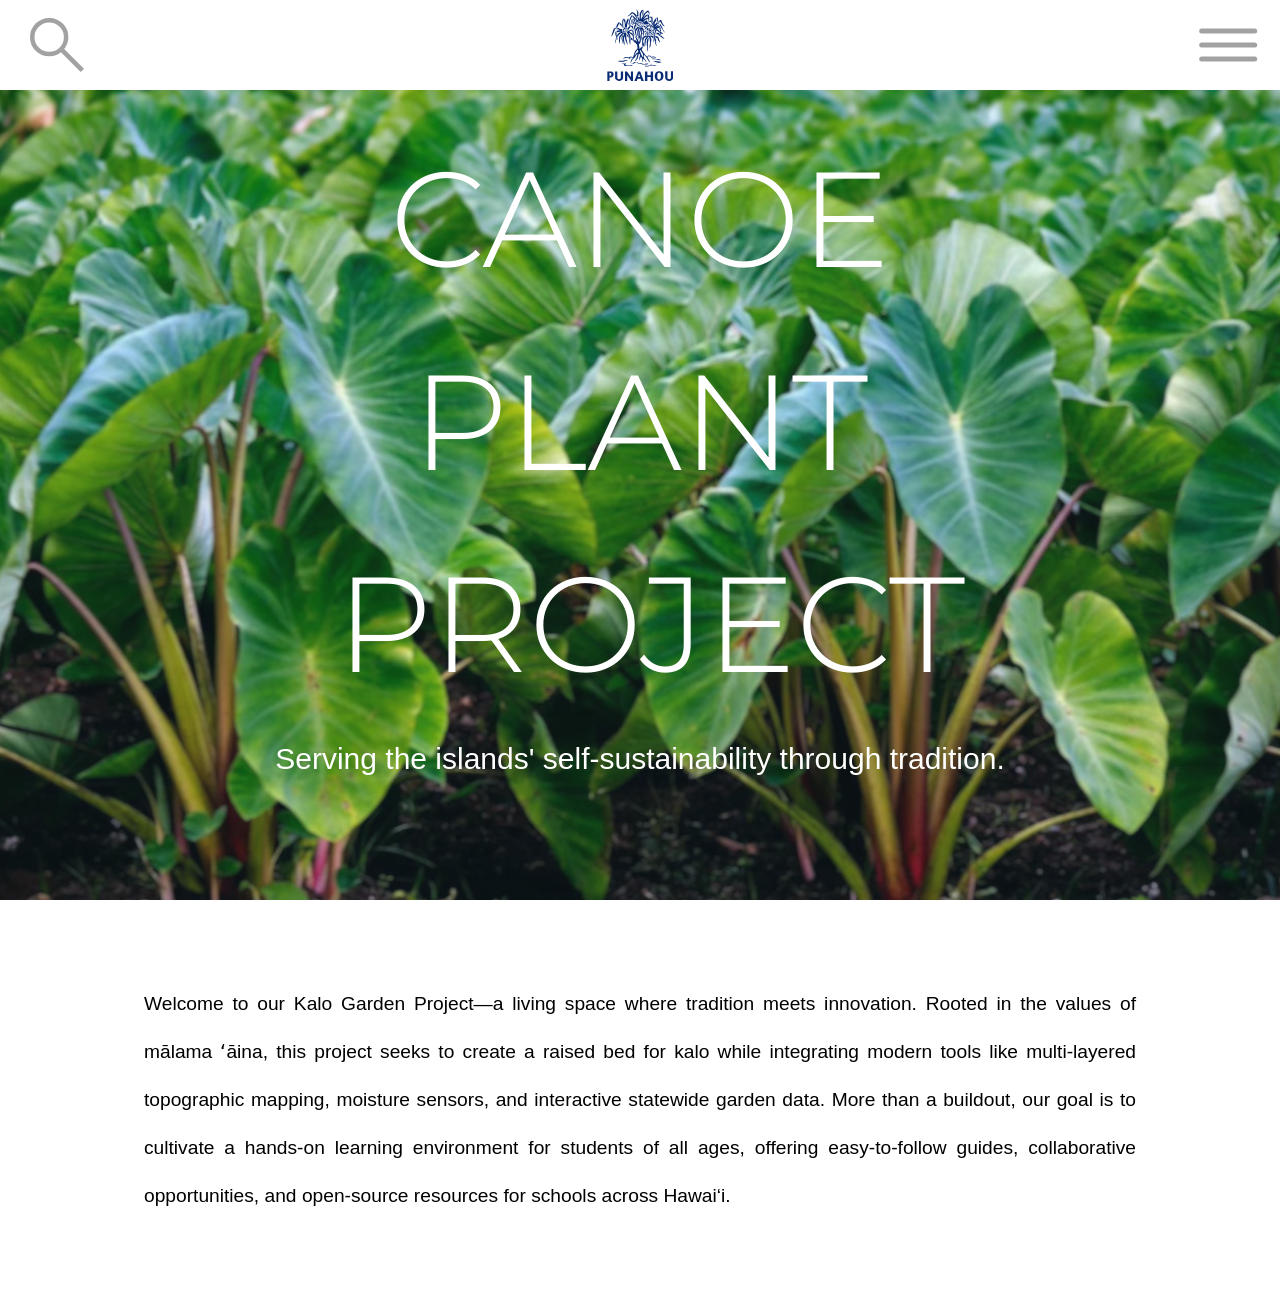
<file: index.html>
<!DOCTYPE html>
<html lang="en">
<head>
    <meta charset="UTF-8">
    <meta name="viewport" content="width=device-width, initial-scale=1.0">
    <title>Canoe Planter</title>
    <link rel="preconnect" href="https://fonts.googleapis.com">
    <link rel="preconnect" href="https://fonts.gstatic.com" crossorigin>
    <link href="https://fonts.googleapis.com/css2?family=Montserrat:ital,wght@0,100..900;1,100..900&display=swap" rel="stylesheet">
    <link rel="stylesheet" href="style.css">
</head>
<style>
    .contact-dropdown li a {
    font-size: 0.4em !important;
    }
</style>
<body>
    <div class="header">
        <div class="header-bg"></div>

        <!-- Off-screen menu -->
        <div class="off-screen-menu">
            <ul class="menu">
                <li class="dropdown">
                    <a href="#">Plants</a>
                    <ul class="dropdown-menu" id="plants-dropdown">
                        <li><a href="plants/index.html">Explore</a></li>
                    </ul>
                </li>
                <li class="dropdown">
                    <a href="#">About</a>
                    <ul class="dropdown-menu">
                        <li><a href="ourMission/index.html">Our Mission</a></li>
                        <li><a href="teamMembers/index.html">Team Members</a></li>
                        
                    </ul>
                </li>
            </ul>
        </div> 

        <!-- Off-screen search -->
        <div class="off-screen-search">
            <form id="search-form">
                <input type="text" id="search-input" placeholder="Search plants..." autocomplete="off">
            </form>
            <ul id="search-results"></ul>
        </div>

        <!-- Navigation -->
        <nav>
            <div class="nav-lest">
                <i class="search-icon highlight">
                    <svg xmlns="http://www.w3.org/2000/svg" height="8vh" viewBox="0 -960 960 960" width="8vh" fill="#a2a2a2"><path d="M796-121 533-384q-30 26-69.96 40.5Q423.08-329 378-329q-108.16 0-183.08-75Q120-479 120-585t75-181q75-75 181.5-75t181 75Q632-691 632-584.85 632-542 618-502q-14 40-42 75l264 262-44 44ZM377-389q81.25 0 138.13-57.5Q572-504 572-585t-56.87-138.5Q458.25-781 377-781q-82.08 0-139.54 57.5Q180-666 180-585t57.46 138.5Q294.92-389 377-389Z"/></svg>
                </i>
            </div>
            <a href="#" class="nav-logo no-select"><img src="commonAssets/punLogo.svg" alt="Punahou Logo"></a>
            <div class="nav-right">
                <div class="ham-menu highlight">
                    <span></span>
                    <span></span>
                    <span></span>
                </div>
            </div>
        </nav>

        <!-- Center content -->
        <div class="center-content">
            <h1>CANOE PLANT PROJECT</h1>
            <p>Serving the islands' self-sustainability through tradition.</p>
        </div>
    </div>

    <p class="paragraph">
        Welcome to our Kalo Garden Project—a living space where tradition meets innovation. Rooted in the values of mālama ʻāina, this project seeks to create a raised bed for kalo while integrating modern tools like multi-layered topographic mapping, moisture sensors, and interactive statewide garden data. More than a buildout, our goal is to cultivate a hands-on learning environment for students of all ages, offering easy-to-follow guides, collaborative opportunities, and open-source resources for schools across Hawai‘i.
    </p>

    <script>
        const hamMenu = document.querySelector('.ham-menu');
        const offScreenMenu = document.querySelector('.off-screen-menu');
        const searchIcon = document.querySelector('.search-icon');
        const offScreenSearch = document.querySelector('.off-screen-search');

        // Hamburger menu toggle
        hamMenu.addEventListener('click', () => {
            hamMenu.classList.toggle('active');
            offScreenMenu.classList.toggle('active');
            offScreenSearch.classList.remove('active');
        });

        // Search toggle
        searchIcon.addEventListener('click', () => {
            searchIcon.classList.toggle('active');
            offScreenSearch.classList.toggle('active');
            hamMenu.classList.remove('active');
            offScreenMenu.classList.remove('active');
        });

        let dataset = [];

        // Load JSON data
        fetch('commonAssets/plants.json')
            .then(response => response.json())
            .then(data => {
                dataset = data;
                populatePlantsDropdown();
            });

        function populatePlantsDropdown() {
            const container = document.getElementById('plants-dropdown');
            if (!container || !Array.isArray(dataset)) return;

            dataset.forEach(item => {
                if (!item || !item.name) return;

                const li = document.createElement('li');
                const a = document.createElement('a');
                a.textContent = item.name;
                a.href = item.url || '#';
                li.appendChild(a);
                container.appendChild(li);
            });
        }

        const searchInput = document.getElementById('search-input');
        const resultsList = document.getElementById('search-results');

        searchInput.addEventListener('input', () => {
            const query = searchInput.value.toLowerCase();
            resultsList.innerHTML = "";

            if (query.length > 0) {
                const filtered = dataset.filter(item =>
                    item.name.toLowerCase().includes(query)
                );

                filtered.forEach(item => {
                    const li = document.createElement('li');
                    const a = document.createElement('a');
                    a.href = item.url || '#';
                    a.textContent = item.name;
                    li.appendChild(a);
                    resultsList.appendChild(li);
                });
            }
        });

        // Dropdown toggle
        const dropdowns = document.querySelectorAll('.dropdown');
        dropdowns.forEach(dropdown => {
            const dropdownMenu = dropdown.querySelector('.dropdown-menu');

            dropdown.addEventListener('click', (e) => {
                if (e.target.closest('.dropdown-menu')) return;
                dropdown.classList.toggle('open');
                if (dropdownMenu) dropdownMenu.classList.toggle('open');
            });
        });

        // Stop propagation on submenu links
        const submenuLinks = document.querySelectorAll('.dropdown-menu a');
        submenuLinks.forEach(link => {
            link.addEventListener('click', e => e.stopPropagation());
        });

        // Header parallax scroll
        window.addEventListener('scroll', () => {
            const header = document.querySelector('.header');
            const bg = document.querySelector('.header-bg');
            const rect = header.getBoundingClientRect();
            const offset = rect.top * 0.3;
            requestAnimationFrame(() => {
                bg.style.transform = `translateY(${offset}px)`;
            });
        });
    </script>
</body>
</html>
</file>
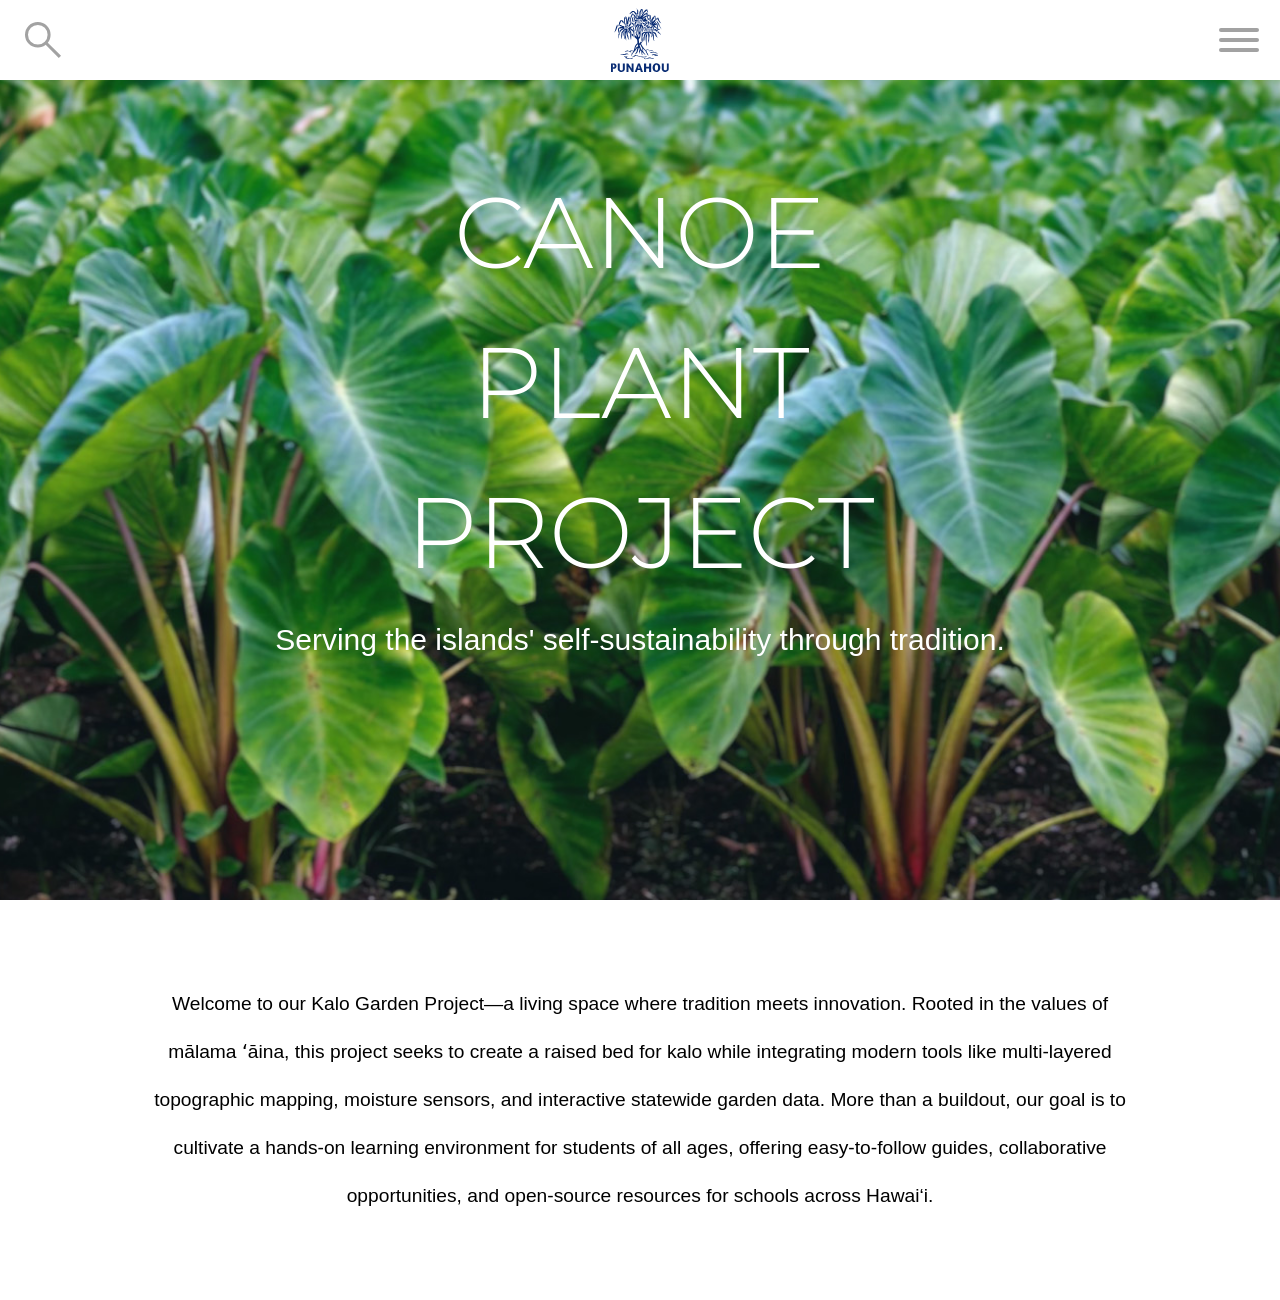
<file: canoeHome/index.html>
<!DOCTYPE html>
<html lang="en">
<head>
    <meta charset="UTF-8">
    <meta name="viewport" content="width=device-width, initial-scale=1.0">
    <title>Canoe Planter</title>
    <link rel="preconnect" href="https://fonts.googleapis.com">
    <link rel="preconnect" href="https://fonts.gstatic.com" crossorigin>
    <link href="https://fonts.googleapis.com/css2?family=Montserrat:ital,wght@0,100..900;1,100..900&display=swap" rel="stylesheet">
    <link rel="stylesheet" href="style.css">
</head>
<style>
    .contact-dropdown li a {
    font-size: 0.4em !important;
    }
</style>
<body>
    <div class="header">
        <div class="header-bg"></div>

        <!-- Off-screen menu -->
        <div class="off-screen-menu">
            <ul class="menu">
                <li class="dropdown">
                    <a href="#">Plants</a>
                    <ul class="dropdown-menu" id="plants-dropdown">
                        <li><a href="../plants/index.html">Explore</a></li>
                    </ul>
                </li>
                <li class="dropdown">
                    <a href="#">About</a>
                    <ul class="dropdown-menu">
                        <li><a href="../ourMission/index.html">Our Mission</a></li>
                        <li><a href="#">Team Members</a></li>
                        <li><a href="#">FAQs</a></li>
                    </ul>
                </li>
                <li class="dropdown">
                    <a href="#">Contact</a>
                    <ul class="dropdown-menu contact-dropdown">
                        <li><a href="#">dlin26@punahou.edu</a></li>
                        <li><a href="#">cmatsuoka26@punahou.edu</a></li>
                        <li><a href="#">lbaldwin26@punahou.edu</a></li>
                        <li><a href="#">dfalzarano26@punahou.edu</a></li>
                        <li><a href="#">rhayashi26@punahou.edu</a></li>
                        <li><a href="#">gchung26@punahou.edu</a></li>
                        <li><a href="#">preppun26@punahou.edu</a></li>
                        <li><a href="#">ahultstrom26@punahou.edu</a></li>
                    </ul>
                </li>
            </ul>
        </div>

        <!-- Off-screen search -->
        <div class="off-screen-search">
            <form id="search-form">
                <input type="text" id="search-input" placeholder="Search plants..." autocomplete="off">
            </form>
            <ul id="search-results"></ul>
        </div>

        <!-- Navigation -->
        <nav>
            <div class="nav-left">
                <i class="search-icon highlight">
                    <svg xmlns="http://www.w3.org/2000/svg" height="48px" viewBox="0 -960 960 960" width="48px" fill="#a2a2a2"><path d="M796-121 533-384q-30 26-69.96 40.5Q423.08-329 378-329q-108.16 0-183.08-75Q120-479 120-585t75-181q75-75 181.5-75t181 75Q632-691 632-584.85 632-542 618-502q-14 40-42 75l264 262-44 44ZM377-389q81.25 0 138.13-57.5Q572-504 572-585t-56.87-138.5Q458.25-781 377-781q-82.08 0-139.54 57.5Q180-666 180-585t57.46 138.5Q294.92-389 377-389Z"/></svg>
                </i>
            </div>
            <a href="#" class="nav-logo no-select"><img src="../commonAssets/punLogo.svg" alt="Punahou Logo"></a>
            <div class="nav-right">
                <div class="ham-menu highlight">
                    <span></span>
                    <span></span>
                    <span></span>
                </div>
            </div>
        </nav>

        <!-- Center content -->
        <div class="center-content">
            <h1>CANOE PLANT PROJECT</h1>
            <p>Serving the islands' self-sustainability through tradition.</p>
        </div>
    </div>

    <p class="paragraph">
        Welcome to our Kalo Garden Project—a living space where tradition meets innovation. Rooted in the values of mālama ʻāina, this project seeks to create a raised bed for kalo while integrating modern tools like multi-layered topographic mapping, moisture sensors, and interactive statewide garden data. More than a buildout, our goal is to cultivate a hands-on learning environment for students of all ages, offering easy-to-follow guides, collaborative opportunities, and open-source resources for schools across Hawai‘i.
    </p>

    <script>
        const hamMenu = document.querySelector('.ham-menu');
        const offScreenMenu = document.querySelector('.off-screen-menu');
        const searchIcon = document.querySelector('.search-icon');
        const offScreenSearch = document.querySelector('.off-screen-search');

        // Hamburger menu toggle
        hamMenu.addEventListener('click', () => {
            hamMenu.classList.toggle('active');
            offScreenMenu.classList.toggle('active');
            offScreenSearch.classList.remove('active');
        });

        // Search toggle
        searchIcon.addEventListener('click', () => {
            searchIcon.classList.toggle('active');
            offScreenSearch.classList.toggle('active');
            hamMenu.classList.remove('active');
            offScreenMenu.classList.remove('active');
        });

        let dataset = [];

        // Load JSON data
        fetch('../commonAssets/plants.json')
            .then(response => response.json())
            .then(data => {
                dataset = data;
                populatePlantsDropdown();
            });

        function populatePlantsDropdown() {
            const container = document.getElementById('plants-dropdown');
            if (!container || !Array.isArray(dataset)) return;

            dataset.forEach(item => {
                if (!item || !item.name) return;

                const li = document.createElement('li');
                const a = document.createElement('a');
                a.textContent = item.name;
                a.href = item.url || '#';
                li.appendChild(a);
                container.appendChild(li);
            });
        }

        const searchInput = document.getElementById('search-input');
        const resultsList = document.getElementById('search-results');

        searchInput.addEventListener('input', () => {
            const query = searchInput.value.toLowerCase();
            resultsList.innerHTML = "";

            if (query.length > 0) {
                const filtered = dataset.filter(item =>
                    item.name.toLowerCase().includes(query)
                );

                filtered.forEach(item => {
                    const li = document.createElement('li');
                    const a = document.createElement('a');
                    a.href = item.url || '#';
                    a.textContent = item.name;
                    li.appendChild(a);
                    resultsList.appendChild(li);
                });
            }
        });

        // Dropdown toggle
        const dropdowns = document.querySelectorAll('.dropdown');
        dropdowns.forEach(dropdown => {
            const dropdownMenu = dropdown.querySelector('.dropdown-menu');

            dropdown.addEventListener('click', (e) => {
                if (e.target.closest('.dropdown-menu')) return;
                dropdown.classList.toggle('open');
                if (dropdownMenu) dropdownMenu.classList.toggle('open');
            });
        });

        // Stop propagation on submenu links
        const submenuLinks = document.querySelectorAll('.dropdown-menu a');
        submenuLinks.forEach(link => {
            link.addEventListener('click', e => e.stopPropagation());
        });

        // Header parallax scroll
        window.addEventListener('scroll', () => {
            const header = document.querySelector('.header');
            const bg = document.querySelector('.header-bg');
            const rect = header.getBoundingClientRect();
            const offset = rect.top * 0.3;
            requestAnimationFrame(() => {
                bg.style.transform = `translateY(${offset}px)`;
            });
        });
    </script>
</body>
</html>
</file>
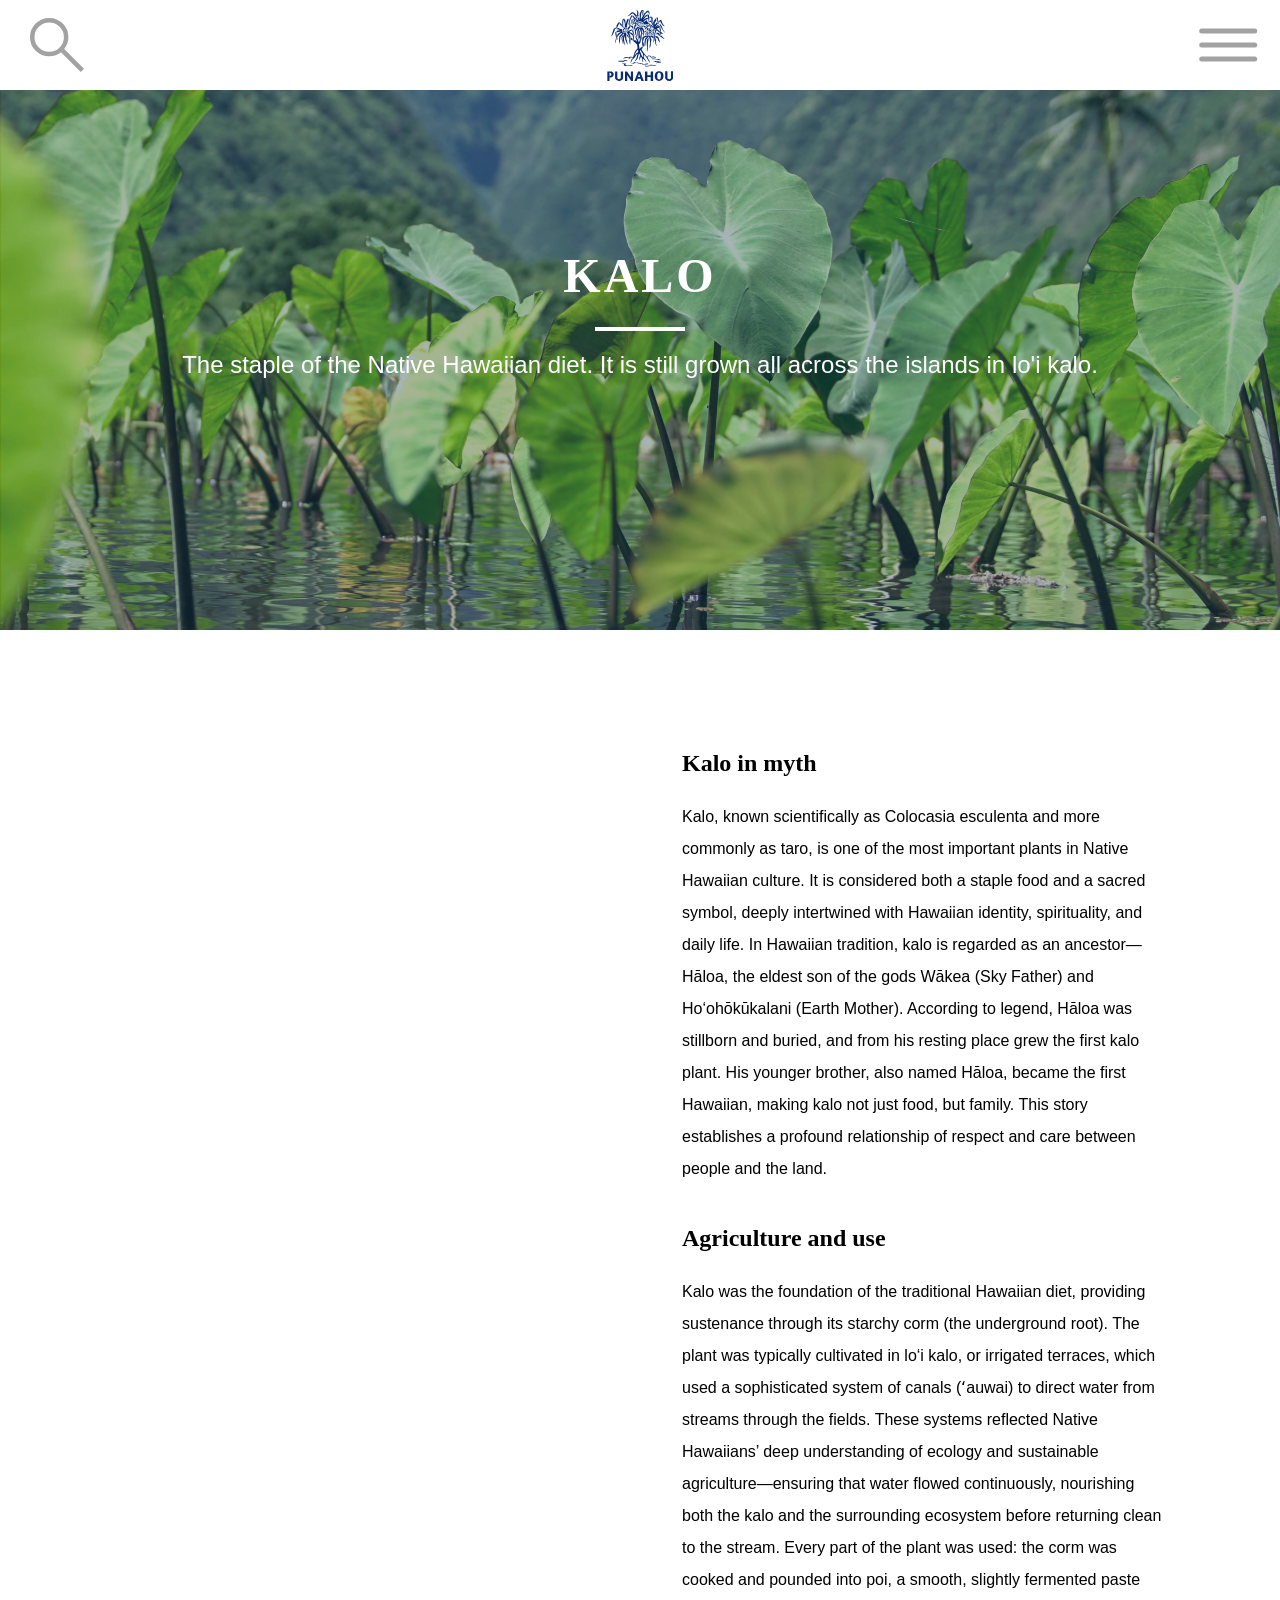
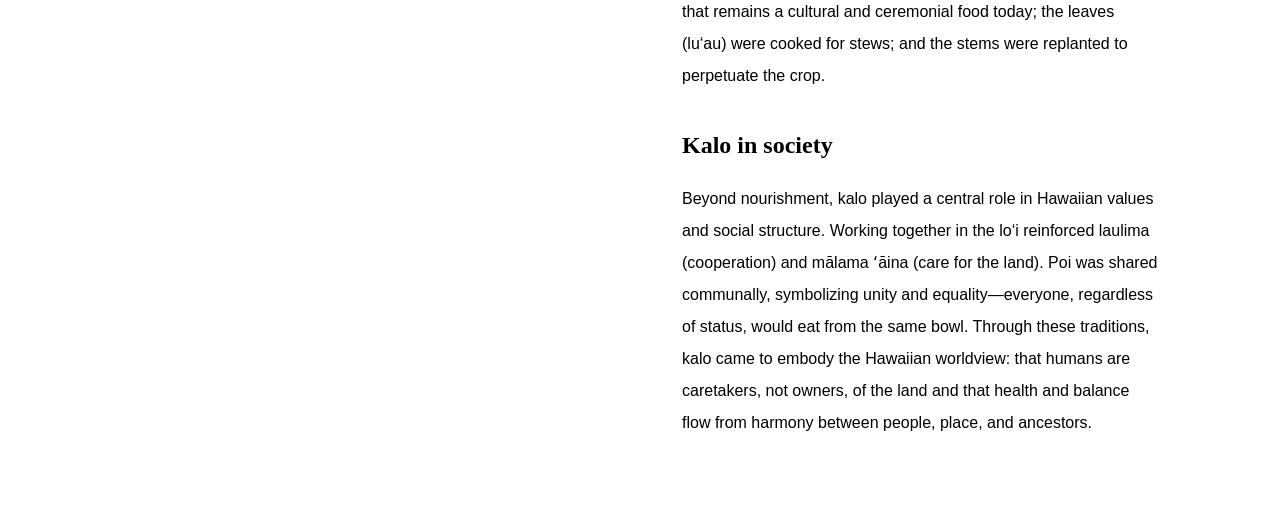
<file: kalo/index.html>
<!DOCTYPE html>
<html lang="en">
<head>
    <meta charset="UTF-8">
    <meta name="viewport" content="width=device-width, initial-scale=1.0">
    <title>Canoe Planter</title>
    <link rel="stylesheet" href="style.css">
</head>
<body>
    <!-- hero -->
    <header class="hero">
        <div class="hero-content">
            <h1>KALO</h1>
            <span></span>
            <p>The staple of the Native Hawaiian diet. It is still grown all across the islands in lo'i kalo.</p>
        </div>
    </header>
    <!-- page content -->
    <div class="content-wrapper">
        <!-- iframe -->
        <iframe 
            src="https://misterkermit.github.io/punahou-farm/" 
            style="border:none;" 
            loading="lazy"
            title="plant-simulation">
        </iframe>
        <!-- text -->
        <div class="paragraph">
            <h2>Kalo in myth</h2>
            <p>
                Kalo, known scientifically as Colocasia esculenta and more commonly as taro, is one of the most important plants in Native Hawaiian culture. It is considered both a staple food and a sacred symbol, deeply intertwined with Hawaiian identity, spirituality, and daily life. In Hawaiian tradition, kalo is regarded as an ancestor—Hāloa, the eldest son of the gods Wākea (Sky Father) and Ho‘ohōkūkalani (Earth Mother). According to legend, Hāloa was stillborn and buried, and from his resting place grew the first kalo plant. His younger brother, also named Hāloa, became the first Hawaiian, making kalo not just food, but family. This story establishes a profound relationship of respect and care between people and the land.
            </p> 
            <h2>Agriculture and use</h2>
            <p>
                Kalo was the foundation of the traditional Hawaiian diet, providing sustenance through its starchy corm (the underground root). The plant was typically cultivated in lo‘i kalo, or irrigated terraces, which used a sophisticated system of canals (ʻauwai) to direct water from streams through the fields. These systems reflected Native Hawaiians’ deep understanding of ecology and sustainable agriculture—ensuring that water flowed continuously, nourishing both the kalo and the surrounding ecosystem before returning clean to the stream. Every part of the plant was used: the corm was cooked and pounded into poi, a smooth, slightly fermented paste that remains a cultural and ceremonial food today; the leaves (lu‘au) were cooked for stews; and the stems were replanted to perpetuate the crop.
            </p>   
            <h2>Kalo in society</h2>
            <p>
                Beyond nourishment, kalo played a central role in Hawaiian values and social structure. Working together in the lo‘i reinforced laulima (cooperation) and mālama ʻāina (care for the land). Poi was shared communally, symbolizing unity and equality—everyone, regardless of status, would eat from the same bowl. Through these traditions, kalo came to embody the Hawaiian worldview: that humans are caretakers, not owners, of the land and that health and balance flow from harmony between people, place, and ancestors.
            </p> 
        </div>
    </div>
    
    <!-- side menu -->
    <div class="off-screen-menu">
        <ul class="menu">
            <li class="dropdown">
                <a href="#">Plants</a>
                <ul class="dropdown-menu" id="plants-dropdown">
                    <li><a href="../plants/index.html">Explore</a></li>
                </ul>
            </li>
            <!-- dropdown on click -->
            <li class="dropdown">
                <a href="#">About</a>
                <ul class="dropdown-menu">
                    <li><a href="../ourMission/index.html">Our Mission</a></li>
                    <li><a href="../teamMembers/index.html">Team Members</a></li>
                    
                </ul>
            </li>
        </ul>
    </div>
    <!-- search menu -->
    <div class="off-screen-search">
        <form id="search-form">
            <input type="text" id="search-input" placeholder="Search plants..." autocomplete="off">
        </form>
        <ul id="search-results"></ul>
    </div>
    <!-- navbar -->
    <nav>
        <!-- hamburger menu -->
        <div class="nav-left">
            <i class="search-icon highlight"><svg xmlns="http://www.w3.org/2000/svg" height="8vh" viewBox="0 -960 960 960" width="8vh" fill="#a2a2a2"><path d="M796-121 533-384q-30 26-69.96 40.5Q423.08-329 378-329q-108.16 0-183.08-75Q120-479 120-585t75-181q75-75 181.5-75t181 75Q632-691 632-584.85 632-542 618-502q-14 40-42 75l264 262-44 44ZM377-389q81.25 0 138.13-57.5Q572-504 572-585t-56.87-138.5Q458.25-781 377-781q-82.08 0-139.54 57.5Q180-666 180-585t57.46 138.5Q294.92-389 377-389Z"/></svg></i>
        </div>
        <a href="../index.html" class="nav-logo no-select"><img src="../commonAssets/punLogo.svg" alt="Punahou Logo"></a>
        <div class="nav-right">
            <div class="ham-menu highlight">
                <span></span>
                <span></span>
                <span></span>
            </div>
        </div>
    </nav>

    <script>
        const hamMenu = document.querySelector('.ham-menu');
        const offScreenMenu = document.querySelector('.off-screen-menu');

        hamMenu.addEventListener('click', () => {
            hamMenu.classList.toggle('active');
            offScreenMenu.classList.toggle('active');
            offScreenSearch.classList.remove('active');
        })


        const searchIcon = document.querySelector('.search-icon');
        const offScreenSearch = document.querySelector('.off-screen-search');

        searchIcon.addEventListener('click', () => {
            searchIcon.classList.toggle('active');
            offScreenSearch.classList.toggle('active');
            hamMenu.classList.remove('active');
            offScreenMenu.classList.remove('active');
        })

        let dataset = [];

        // Load JSON on page load
        fetch('../commonAssets/plants.json')
            .then(response => response.json())
            .then(data => {
                dataset = data;
                populatePlantsDropdown();
            });

        function populatePlantsDropdown() {
            const container = document.getElementById('plants-dropdown');
            if (!container || !Array.isArray(dataset)) return;
            dataset.forEach(item => {
                if (!item || !item.name) return;
                const li = document.createElement('li');
                const a = document.createElement('a');
                a.textContent = item.name;
                a.href = item.url || '#';
                li.appendChild(a);
                container.appendChild(li);
            });
        }

        const searchInput = document.getElementById('search-input');
        const resultsList = document.getElementById('search-results');

        // Listen for typing
        searchInput.addEventListener('input', () => {
            const query = searchInput.value.toLowerCase();
            resultsList.innerHTML = ""; // clear old results

            if (query.length > 0) {
                const filtered = dataset.filter(item =>
                    item.name.toLowerCase().includes(query)
                );

                filtered.forEach(item => {
                    const li = document.createElement('li');
                    const a = document.createElement('a');
                    a.href = item.url;
                    a.textContent = item.name;
                    li.appendChild(a);
                    resultsList.appendChild(li);
                });
            }
        });       

    
        const dropdowns = document.querySelectorAll('.dropdown');

        dropdowns.forEach(dropdown => {
            dropdown.addEventListener('click', (e) => {
                if (e.target.closest('.dropdown-menu')) return;
                const dropdownMenu = dropdown.querySelector('.dropdown-menu');
                dropdown.classList.toggle('open');
                if (dropdownMenu) dropdownMenu.classList.toggle('open');
            });
        });

        const submenuLinks = document.querySelectorAll('.dropdown-menu a');
        submenuLinks.forEach(link => {
            link.addEventListener('click', (e) => {
                e.stopPropagation(); 
            });
        });
            
    </script>
</body>
</html>
</file>
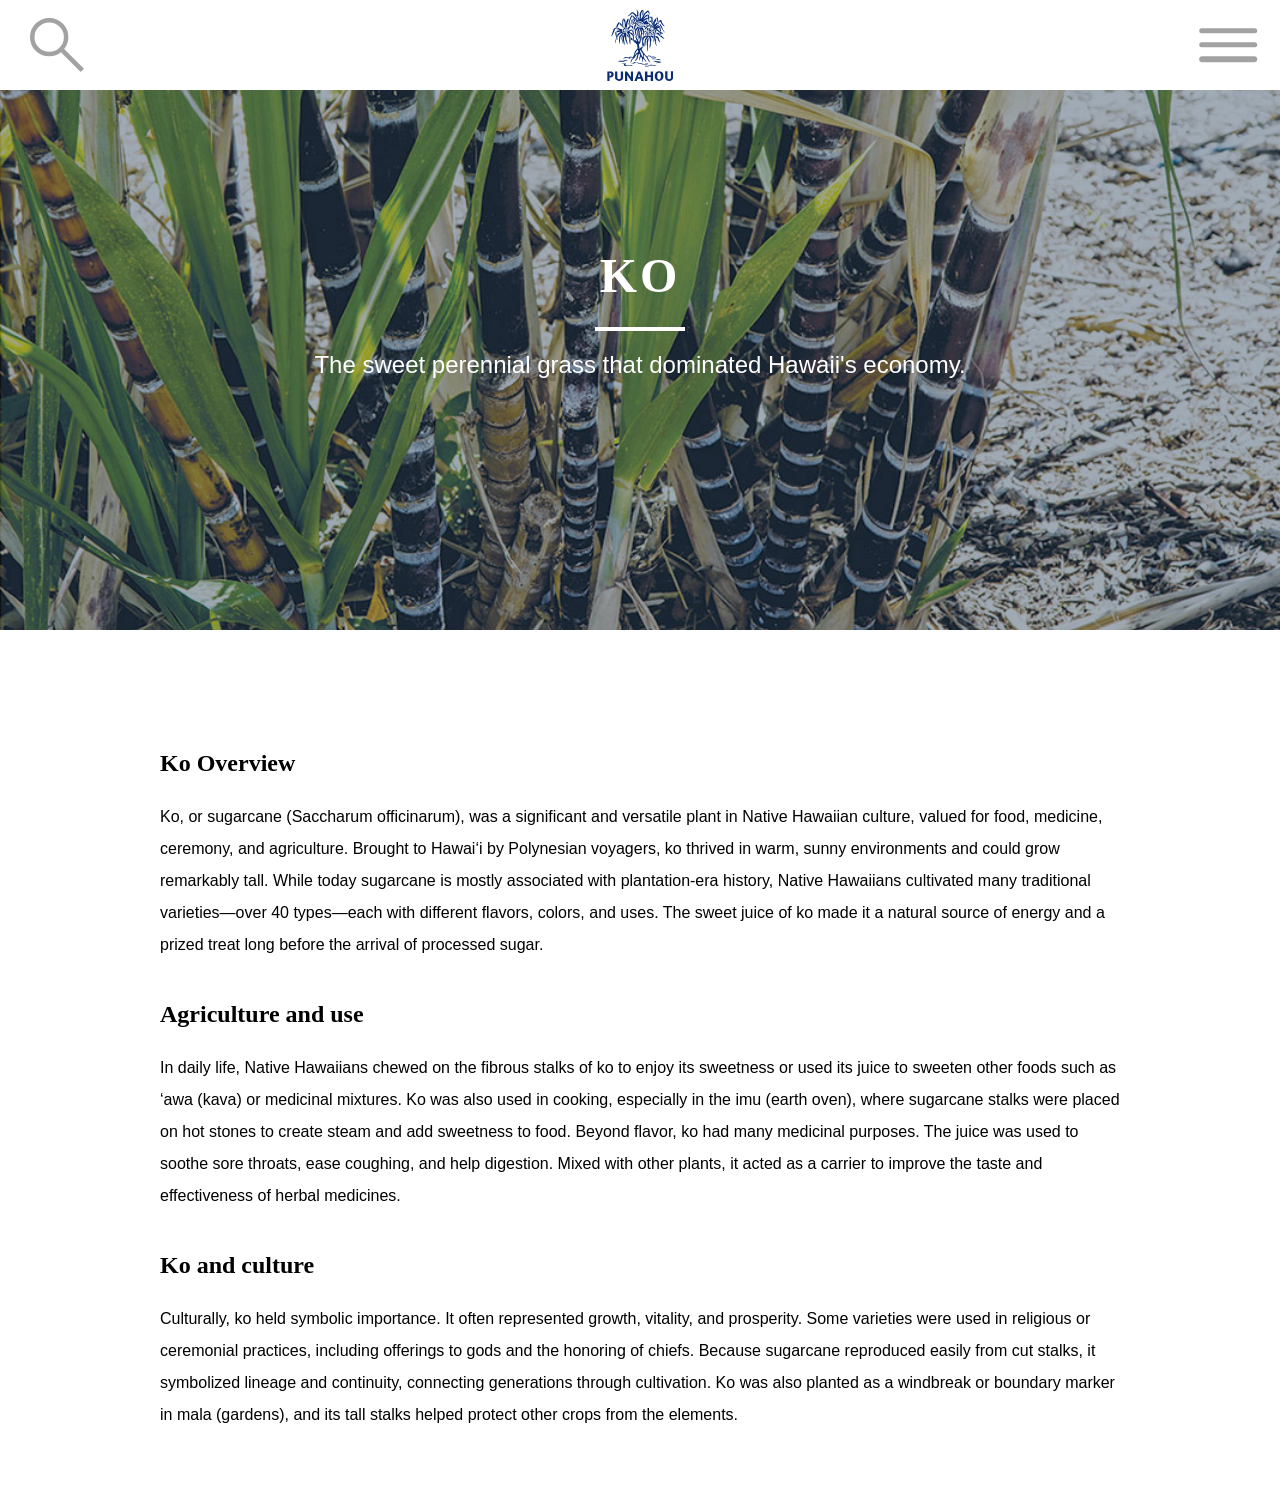
<file: ko/index.html>
<!DOCTYPE html>
<html lang="en">
<head>
    <meta charset="UTF-8">
    <meta name="viewport" content="width=device-width, initial-scale=1.0">
    <title>Canoe Planter</title>
    <link rel="stylesheet" href="style.css">
</head>
<body>
    <!-- hero -->
    <header class="hero">
        <div class="hero-content">
            <h1>KO</h1>
            <span></span>
            <p>The sweet perennial grass that dominated Hawaii's economy.</p>
        </div>
    </header>
    <!-- text -->
    <div class="paragraph">
        <h2>Ko Overview</h2>
        <p>
            Ko, or sugarcane (Saccharum officinarum), was a significant and versatile plant in Native Hawaiian culture, valued for food, medicine, ceremony, and agriculture. Brought to Hawai‘i by Polynesian voyagers, ko thrived in warm, sunny environments and could grow remarkably tall. While today sugarcane is mostly associated with plantation-era history, Native Hawaiians cultivated many traditional varieties—over 40 types—each with different flavors, colors, and uses. The sweet juice of ko made it a natural source of energy and a prized treat long before the arrival of processed sugar.
        </p> 
        <h2>Agriculture and use</h2>
        <p>
            In daily life, Native Hawaiians chewed on the fibrous stalks of ko to enjoy its sweetness or used its juice to sweeten other foods such as ‘awa (kava) or medicinal mixtures. Ko was also used in cooking, especially in the imu (earth oven), where sugarcane stalks were placed on hot stones to create steam and add sweetness to food. Beyond flavor, ko had many medicinal purposes. The juice was used to soothe sore throats, ease coughing, and help digestion. Mixed with other plants, it acted as a carrier to improve the taste and effectiveness of herbal medicines.
        </p>   
        <h2>Ko and culture</h2>
        <p>
            Culturally, ko held symbolic importance. It often represented growth, vitality, and prosperity. Some varieties were used in religious or ceremonial practices, including offerings to gods and the honoring of chiefs. Because sugarcane reproduced easily from cut stalks, it symbolized lineage and continuity, connecting generations through cultivation. Ko was also planted as a windbreak or boundary marker in mala (gardens), and its tall stalks helped protect other crops from the elements.
        </p> 
    </div>
    <!-- side menu -->
    <div class="off-screen-menu">
        <ul class="menu">
            <li class="dropdown">
                <a href="#">Plants</a>
                <ul class="dropdown-menu" id="plants-dropdown">
                    <li><a href="../plants/index.html">Explore</a></li>
                </ul>
            </li>
            <!-- dropdown on click -->
            <li class="dropdown">
                <a href="#">About</a>
                <ul class="dropdown-menu">
                    <li><a href="../ourMission/index.html">Our Mission</a></li>
                    <li><a href="../teamMembers/index.html">Team Members</a></li>
                    
                </ul>
            </li>
        </ul>
    </div>
    <!-- search menu -->
    <div class="off-screen-search">
        <form id="search-form">
            <input type="text" id="search-input" placeholder="Search plants..." autocomplete="off">
        </form>
        <ul id="search-results"></ul>
    </div>
    <!-- navbar -->
    <nav>
        <!-- hamburger menu -->
        <div class="nav-left">
            <i class="search-icon highlight"><svg xmlns="http://www.w3.org/2000/svg" height="8vh" viewBox="0 -960 960 960" width="8vh" fill="#a2a2a2"><path d="M796-121 533-384q-30 26-69.96 40.5Q423.08-329 378-329q-108.16 0-183.08-75Q120-479 120-585t75-181q75-75 181.5-75t181 75Q632-691 632-584.85 632-542 618-502q-14 40-42 75l264 262-44 44ZM377-389q81.25 0 138.13-57.5Q572-504 572-585t-56.87-138.5Q458.25-781 377-781q-82.08 0-139.54 57.5Q180-666 180-585t57.46 138.5Q294.92-389 377-389Z"/></svg></i>
        </div>
        <a href="../index.html" class="nav-logo no-select"><img src="../commonAssets/punLogo.svg" alt="Punahou Logo"></a>
        <div class="nav-right">
            <div class="ham-menu highlight">
                <span></span>
                <span></span>
                <span></span>
            </div>
        </div>
    </nav>

    <script>
        const hamMenu = document.querySelector('.ham-menu');
        const offScreenMenu = document.querySelector('.off-screen-menu');

        hamMenu.addEventListener('click', () => {
            hamMenu.classList.toggle('active');
            offScreenMenu.classList.toggle('active');
            offScreenSearch.classList.remove('active');
        })


        const searchIcon = document.querySelector('.search-icon');
        const offScreenSearch = document.querySelector('.off-screen-search');

        searchIcon.addEventListener('click', () => {
            searchIcon.classList.toggle('active');
            offScreenSearch.classList.toggle('active');
            hamMenu.classList.remove('active');
            offScreenMenu.classList.remove('active');
        })

        let dataset = [];

        // Load JSON on page load
        fetch('../commonAssets/plants.json')
            .then(response => response.json())
            .then(data => {
                dataset = data;
                populatePlantsDropdown();
            });

        function populatePlantsDropdown() {
            const container = document.getElementById('plants-dropdown');
            if (!container || !Array.isArray(dataset)) return;
            dataset.forEach(item => {
                if (!item || !item.name) return;
                const li = document.createElement('li');
                const a = document.createElement('a');
                a.textContent = item.name;
                a.href = item.url || '#';
                li.appendChild(a);
                container.appendChild(li);
            });
        }

        const searchInput = document.getElementById('search-input');
        const resultsList = document.getElementById('search-results');

        // Listen for typing
        searchInput.addEventListener('input', () => {
            const query = searchInput.value.toLowerCase();
            resultsList.innerHTML = ""; // clear old results

            if (query.length > 0) {
                const filtered = dataset.filter(item =>
                    item.name.toLowerCase().includes(query)
                );

                filtered.forEach(item => {
                    const li = document.createElement('li');
                    const a = document.createElement('a');
                    a.href = item.url;
                    a.textContent = item.name;
                    li.appendChild(a);
                    resultsList.appendChild(li);
                });
            }
        });       

    
        const dropdowns = document.querySelectorAll('.dropdown');

        dropdowns.forEach(dropdown => {
            dropdown.addEventListener('click', (e) => {
                if (e.target.closest('.dropdown-menu')) return;
                const dropdownMenu = dropdown.querySelector('.dropdown-menu');
                dropdown.classList.toggle('open');
                if (dropdownMenu) dropdownMenu.classList.toggle('open');
            });
        });

        const submenuLinks = document.querySelectorAll('.dropdown-menu a');
        submenuLinks.forEach(link => {
            link.addEventListener('click', (e) => {
                e.stopPropagation(); 
            });
        });
            
    </script>
</body>
</html>
</file>
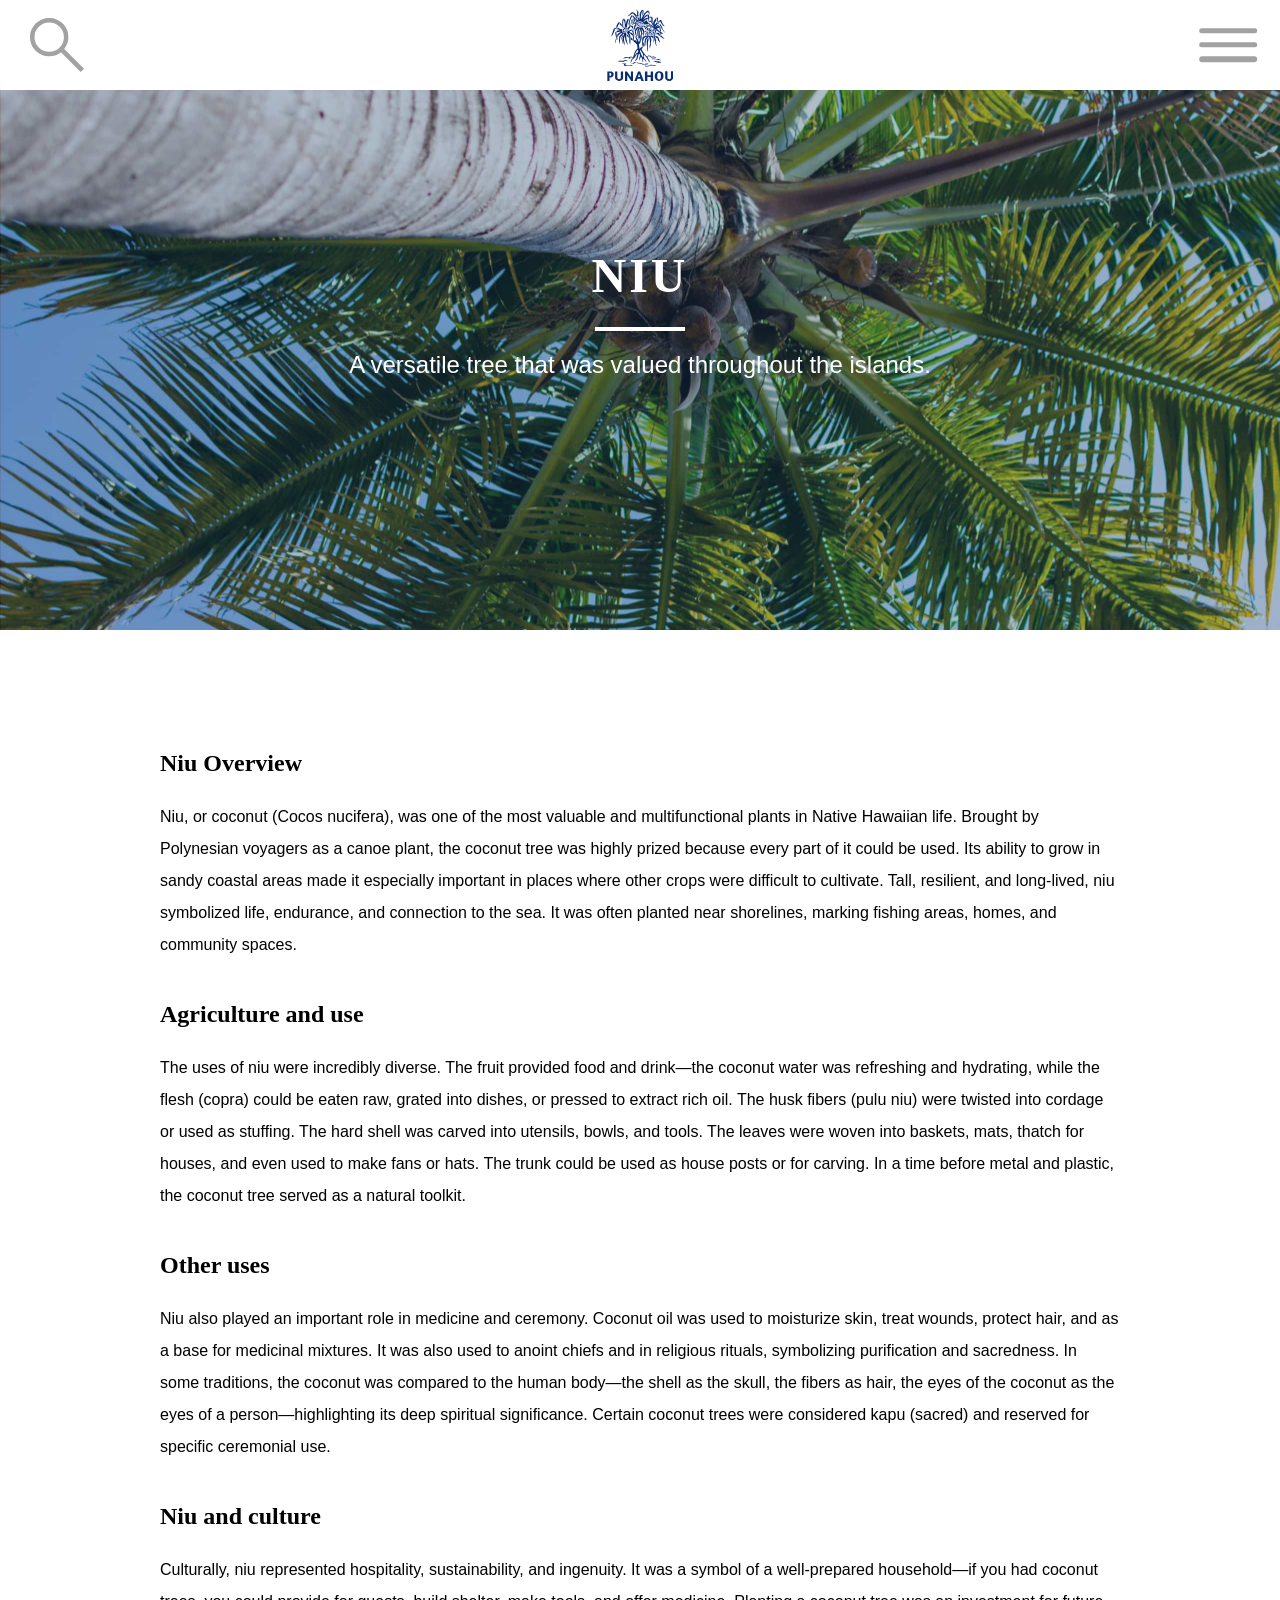
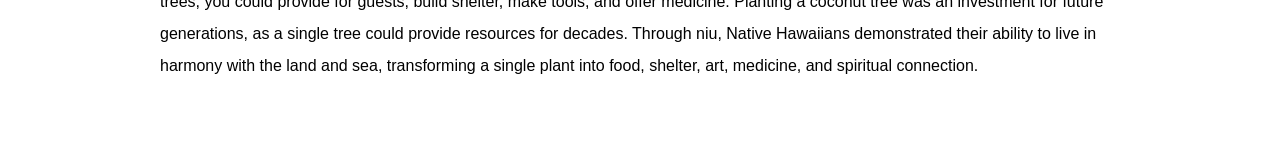
<file: niu/index.html>
<!DOCTYPE html>
<html lang="en">
<head>
    <meta charset="UTF-8">
    <meta name="viewport" content="width=device-width, initial-scale=1.0">
    <title>Canoe Planter</title>
    <link rel="stylesheet" href="style.css">
</head>
<body>
    <!-- hero -->
    <header class="hero">
        <div class="hero-content">
            <h1>NIU</h1>
            <span></span>
            <p>A versatile tree that was valued throughout the islands.</p>
        </div>
    </header>
    <!-- text -->
    <div class="paragraph">
        <h2>Niu Overview</h2>
        <p>
            Niu, or coconut (Cocos nucifera), was one of the most valuable and multifunctional plants in Native Hawaiian life. Brought by Polynesian voyagers as a canoe plant, the coconut tree was highly prized because every part of it could be used. Its ability to grow in sandy coastal areas made it especially important in places where other crops were difficult to cultivate. Tall, resilient, and long-lived, niu symbolized life, endurance, and connection to the sea. It was often planted near shorelines, marking fishing areas, homes, and community spaces.
        </p> 
        <h2>Agriculture and use</h2>
        <p>
            The uses of niu were incredibly diverse. The fruit provided food and drink—the coconut water was refreshing and hydrating, while the flesh (copra) could be eaten raw, grated into dishes, or pressed to extract rich oil. The husk fibers (pulu niu) were twisted into cordage or used as stuffing. The hard shell was carved into utensils, bowls, and tools. The leaves were woven into baskets, mats, thatch for houses, and even used to make fans or hats. The trunk could be used as house posts or for carving. In a time before metal and plastic, the coconut tree served as a natural toolkit.
        </p>   
        <h2>Other uses</h2>
        <p>
            Niu also played an important role in medicine and ceremony. Coconut oil was used to moisturize skin, treat wounds, protect hair, and as a base for medicinal mixtures. It was also used to anoint chiefs and in religious rituals, symbolizing purification and sacredness. In some traditions, the coconut was compared to the human body—the shell as the skull, the fibers as hair, the eyes of the coconut as the eyes of a person—highlighting its deep spiritual significance. Certain coconut trees were considered kapu (sacred) and reserved for specific ceremonial use.
        </p>
        <h2>Niu and culture</h2>
        <p>
            Culturally, niu represented hospitality, sustainability, and ingenuity. It was a symbol of a well-prepared household—if you had coconut trees, you could provide for guests, build shelter, make tools, and offer medicine. Planting a coconut tree was an investment for future generations, as a single tree could provide resources for decades. Through niu, Native Hawaiians demonstrated their ability to live in harmony with the land and sea, transforming a single plant into food, shelter, art, medicine, and spiritual connection.
        </p> 
    </div>
    <!-- side menu -->
    <div class="off-screen-menu">
        <ul class="menu">
            <li class="dropdown">
                <a href="#">Plants</a>
                <ul class="dropdown-menu" id="plants-dropdown">
                    <li><a href="../plants/index.html">Explore</a></li>
                </ul>
            </li>
            <!-- dropdown on click -->
            <li class="dropdown">
                <a href="#">About</a>
                <ul class="dropdown-menu">
                    <li><a href="../ourMission/index.html">Our Mission</a></li>
                    <li><a href="../teamMembers/index.html">Team Members</a></li>
                    
                </ul>
            </li>
        </ul>
    </div>
    <!-- search menu -->
    <div class="off-screen-search">
        <form id="search-form">
            <input type="text" id="search-input" placeholder="Search plants..." autocomplete="off">
        </form>
        <ul id="search-results"></ul>
    </div>
    <!-- navbar -->
    <nav>
        <!-- hamburger menu -->
        <div class="nav-left">
            <i class="search-icon highlight"><svg xmlns="http://www.w3.org/2000/svg" height="8vh" viewBox="0 -960 960 960" width="8vh" fill="#a2a2a2"><path d="M796-121 533-384q-30 26-69.96 40.5Q423.08-329 378-329q-108.16 0-183.08-75Q120-479 120-585t75-181q75-75 181.5-75t181 75Q632-691 632-584.85 632-542 618-502q-14 40-42 75l264 262-44 44ZM377-389q81.25 0 138.13-57.5Q572-504 572-585t-56.87-138.5Q458.25-781 377-781q-82.08 0-139.54 57.5Q180-666 180-585t57.46 138.5Q294.92-389 377-389Z"/></svg></i>
        </div>
        <a href="../index.html" class="nav-logo no-select"><img src="../commonAssets/punLogo.svg" alt="Punahou Logo"></a>
        <div class="nav-right">
            <div class="ham-menu highlight">
                <span></span>
                <span></span>
                <span></span>
            </div>
        </div>
    </nav>

    <script>
        const hamMenu = document.querySelector('.ham-menu');
        const offScreenMenu = document.querySelector('.off-screen-menu');

        hamMenu.addEventListener('click', () => {
            hamMenu.classList.toggle('active');
            offScreenMenu.classList.toggle('active');
            offScreenSearch.classList.remove('active');
        })


        const searchIcon = document.querySelector('.search-icon');
        const offScreenSearch = document.querySelector('.off-screen-search');

        searchIcon.addEventListener('click', () => {
            searchIcon.classList.toggle('active');
            offScreenSearch.classList.toggle('active');
            hamMenu.classList.remove('active');
            offScreenMenu.classList.remove('active');
        })

        let dataset = [];

        // Load JSON on page load
        fetch('../commonAssets/plants.json')
            .then(response => response.json())
            .then(data => {
                dataset = data;
                populatePlantsDropdown();
            });

        function populatePlantsDropdown() {
            const container = document.getElementById('plants-dropdown');
            if (!container || !Array.isArray(dataset)) return;
            dataset.forEach(item => {
                if (!item || !item.name) return;
                const li = document.createElement('li');
                const a = document.createElement('a');
                a.textContent = item.name;
                a.href = item.url || '#';
                li.appendChild(a);
                container.appendChild(li);
            });
        }

        const searchInput = document.getElementById('search-input');
        const resultsList = document.getElementById('search-results');

        // Listen for typing
        searchInput.addEventListener('input', () => {
            const query = searchInput.value.toLowerCase();
            resultsList.innerHTML = ""; // clear old results

            if (query.length > 0) {
                const filtered = dataset.filter(item =>
                    item.name.toLowerCase().includes(query)
                );

                filtered.forEach(item => {
                    const li = document.createElement('li');
                    const a = document.createElement('a');
                    a.href = item.url;
                    a.textContent = item.name;
                    li.appendChild(a);
                    resultsList.appendChild(li);
                });
            }
        });       

    
        const dropdowns = document.querySelectorAll('.dropdown');

        dropdowns.forEach(dropdown => {
            dropdown.addEventListener('click', (e) => {
                if (e.target.closest('.dropdown-menu')) return;
                const dropdownMenu = dropdown.querySelector('.dropdown-menu');
                dropdown.classList.toggle('open');
                if (dropdownMenu) dropdownMenu.classList.toggle('open');
            });
        });

        const submenuLinks = document.querySelectorAll('.dropdown-menu a');
        submenuLinks.forEach(link => {
            link.addEventListener('click', (e) => {
                e.stopPropagation(); 
            });
        });
            
    </script>
</body>
</html>
</file>
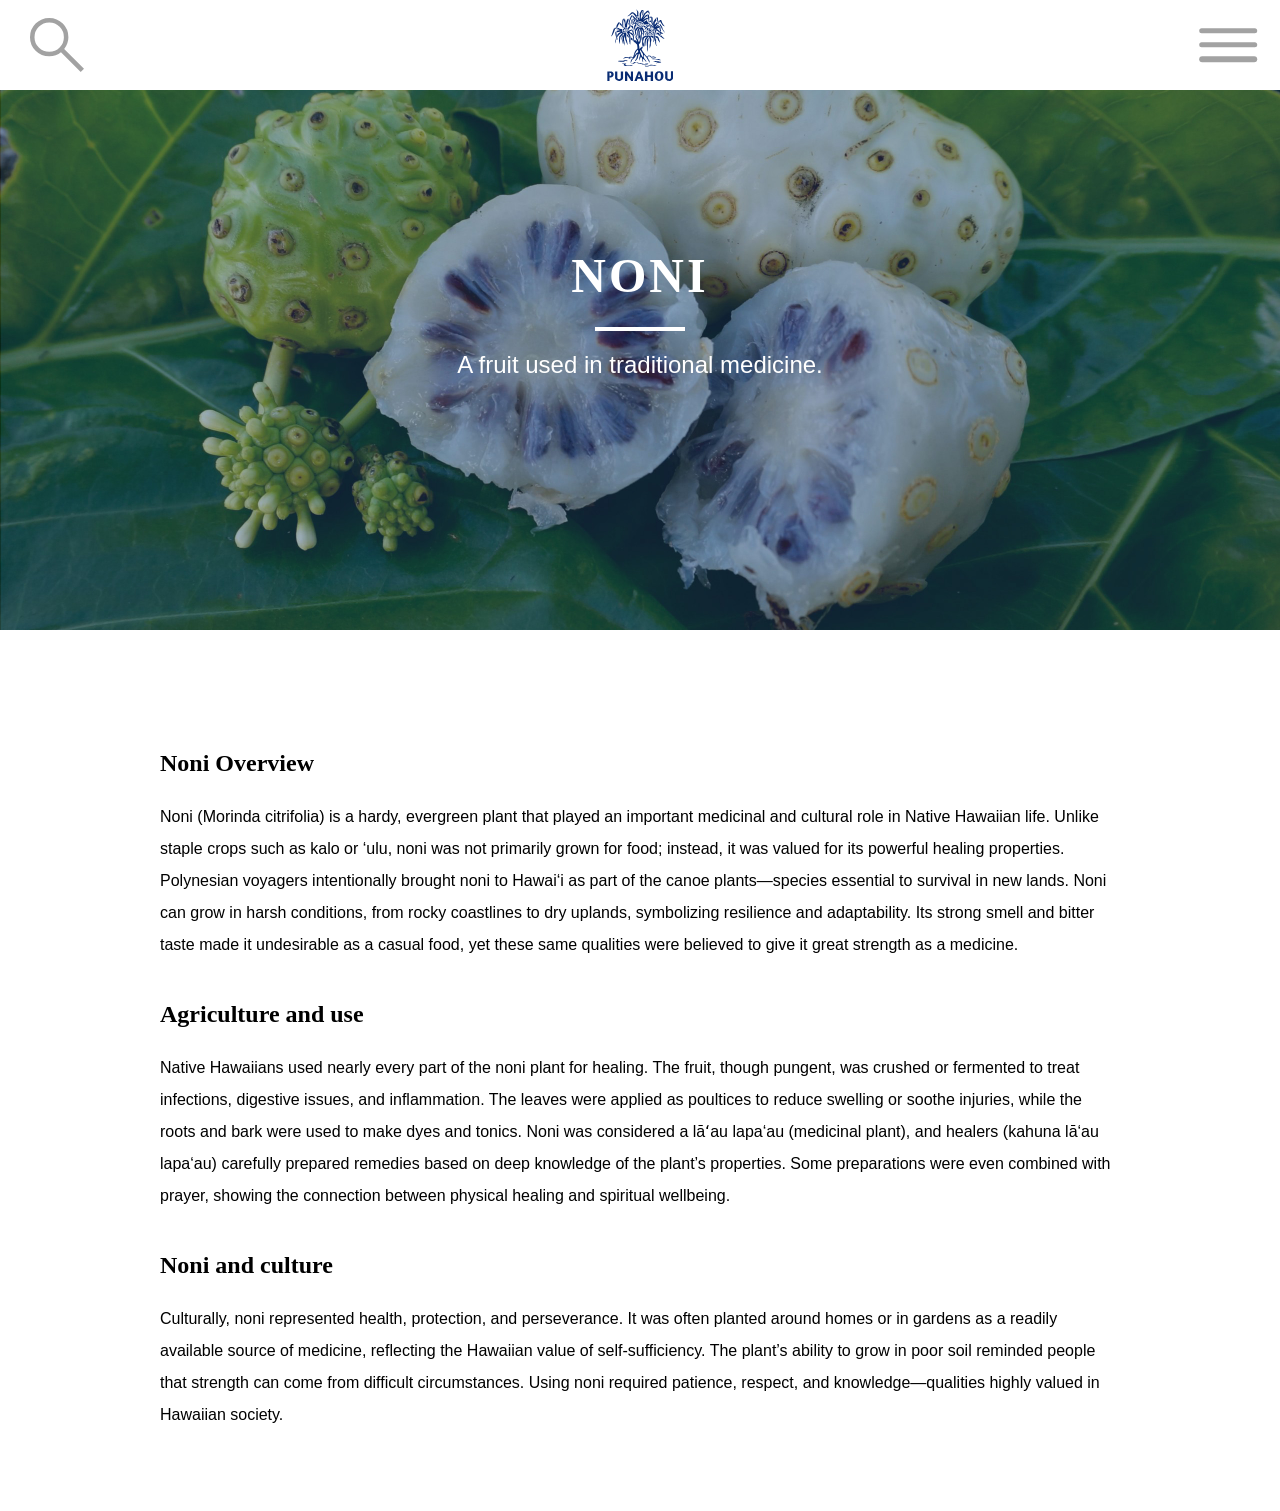
<file: noni/index.html>
<!DOCTYPE html>
<html lang="en">
<head>
    <meta charset="UTF-8">
    <meta name="viewport" content="width=device-width, initial-scale=1.0">
    <title>Canoe Planter</title>
    <link rel="stylesheet" href="style.css">
</head>
<body>
    <!-- hero -->
    <header class="hero">
        <div class="hero-content">
            <h1>NONI</h1>
            <span></span>
            <p>A fruit used in traditional medicine.</p>
        </div>
    </header>
    <!-- text -->
    <div class="paragraph">
        <h2>Noni Overview</h2>
        <p>
            Noni (Morinda citrifolia) is a hardy, evergreen plant that played an important medicinal and cultural role in Native Hawaiian life. Unlike staple crops such as kalo or ‘ulu, noni was not primarily grown for food; instead, it was valued for its powerful healing properties. Polynesian voyagers intentionally brought noni to Hawai‘i as part of the canoe plants—species essential to survival in new lands. Noni can grow in harsh conditions, from rocky coastlines to dry uplands, symbolizing resilience and adaptability. Its strong smell and bitter taste made it undesirable as a casual food, yet these same qualities were believed to give it great strength as a medicine.
        </p> 
        <h2>Agriculture and use</h2>
        <p>
            Native Hawaiians used nearly every part of the noni plant for healing. The fruit, though pungent, was crushed or fermented to treat infections, digestive issues, and inflammation. The leaves were applied as poultices to reduce swelling or soothe injuries, while the roots and bark were used to make dyes and tonics. Noni was considered a lāʻau lapa‘au (medicinal plant), and healers (kahuna lā‘au lapa‘au) carefully prepared remedies based on deep knowledge of the plant’s properties. Some preparations were even combined with prayer, showing the connection between physical healing and spiritual wellbeing.
        </p>   
        <h2>Noni and culture</h2>
        <p>
            Culturally, noni represented health, protection, and perseverance. It was often planted around homes or in gardens as a readily available source of medicine, reflecting the Hawaiian value of self-sufficiency. The plant’s ability to grow in poor soil reminded people that strength can come from difficult circumstances. Using noni required patience, respect, and knowledge—qualities highly valued in Hawaiian society.
        </p> 
    </div>
    <!-- side menu -->
    <div class="off-screen-menu">
        <ul class="menu">
            <li class="dropdown">
                <a href="#">Plants</a>
                <ul class="dropdown-menu" id="plants-dropdown">
                    <li><a href="../plants/index.html">Explore</a></li>
                </ul>
            </li>
            <!-- dropdown on click -->
            <li class="dropdown">
                <a href="#">About</a>
                <ul class="dropdown-menu">
                    <li><a href="../ourMission/index.html">Our Mission</a></li>
                    <li><a href="../teamMembers/index.html">Team Members</a></li>
                    
                </ul>
            </li>
        </ul>
    </div>
    <!-- search menu -->
    <div class="off-screen-search">
        <form id="search-form">
            <input type="text" id="search-input" placeholder="Search plants..." autocomplete="off">
        </form>
        <ul id="search-results"></ul>
    </div>
    <!-- navbar -->
    <nav>
        <!-- hamburger menu -->
        <div class="nav-left">
            <i class="search-icon highlight"><svg xmlns="http://www.w3.org/2000/svg" height="8vh" viewBox="0 -960 960 960" width="8vh" fill="#a2a2a2"><path d="M796-121 533-384q-30 26-69.96 40.5Q423.08-329 378-329q-108.16 0-183.08-75Q120-479 120-585t75-181q75-75 181.5-75t181 75Q632-691 632-584.85 632-542 618-502q-14 40-42 75l264 262-44 44ZM377-389q81.25 0 138.13-57.5Q572-504 572-585t-56.87-138.5Q458.25-781 377-781q-82.08 0-139.54 57.5Q180-666 180-585t57.46 138.5Q294.92-389 377-389Z"/></svg></i>
        </div>
        <a href="../index.html" class="nav-logo no-select"><img src="../commonAssets/punLogo.svg" alt="Punahou Logo"></a>
        <div class="nav-right">
            <div class="ham-menu highlight">
                <span></span>
                <span></span>
                <span></span>
            </div>
        </div>
    </nav>

    <script>
        const hamMenu = document.querySelector('.ham-menu');
        const offScreenMenu = document.querySelector('.off-screen-menu');

        hamMenu.addEventListener('click', () => {
            hamMenu.classList.toggle('active');
            offScreenMenu.classList.toggle('active');
            offScreenSearch.classList.remove('active');
        })


        const searchIcon = document.querySelector('.search-icon');
        const offScreenSearch = document.querySelector('.off-screen-search');

        searchIcon.addEventListener('click', () => {
            searchIcon.classList.toggle('active');
            offScreenSearch.classList.toggle('active');
            hamMenu.classList.remove('active');
            offScreenMenu.classList.remove('active');
        })

        let dataset = [];

        // Load JSON on page load
        fetch('../commonAssets/plants.json')
            .then(response => response.json())
            .then(data => {
                dataset = data;
                populatePlantsDropdown();
            });

        function populatePlantsDropdown() {
            const container = document.getElementById('plants-dropdown');
            if (!container || !Array.isArray(dataset)) return;
            dataset.forEach(item => {
                if (!item || !item.name) return;
                const li = document.createElement('li');
                const a = document.createElement('a');
                a.textContent = item.name;
                a.href = item.url || '#';
                li.appendChild(a);
                container.appendChild(li);
            });
        }

        const searchInput = document.getElementById('search-input');
        const resultsList = document.getElementById('search-results');

        // Listen for typing
        searchInput.addEventListener('input', () => {
            const query = searchInput.value.toLowerCase();
            resultsList.innerHTML = ""; // clear old results

            if (query.length > 0) {
                const filtered = dataset.filter(item =>
                    item.name.toLowerCase().includes(query)
                );

                filtered.forEach(item => {
                    const li = document.createElement('li');
                    const a = document.createElement('a');
                    a.href = item.url;
                    a.textContent = item.name;
                    li.appendChild(a);
                    resultsList.appendChild(li);
                });
            }
        });       

    
        const dropdowns = document.querySelectorAll('.dropdown');

        dropdowns.forEach(dropdown => {
            dropdown.addEventListener('click', (e) => {
                if (e.target.closest('.dropdown-menu')) return;
                const dropdownMenu = dropdown.querySelector('.dropdown-menu');
                dropdown.classList.toggle('open');
                if (dropdownMenu) dropdownMenu.classList.toggle('open');
            });
        });

        const submenuLinks = document.querySelectorAll('.dropdown-menu a');
        submenuLinks.forEach(link => {
            link.addEventListener('click', (e) => {
                e.stopPropagation(); 
            });
        });
            
    </script>
</body>
</html>
</file>
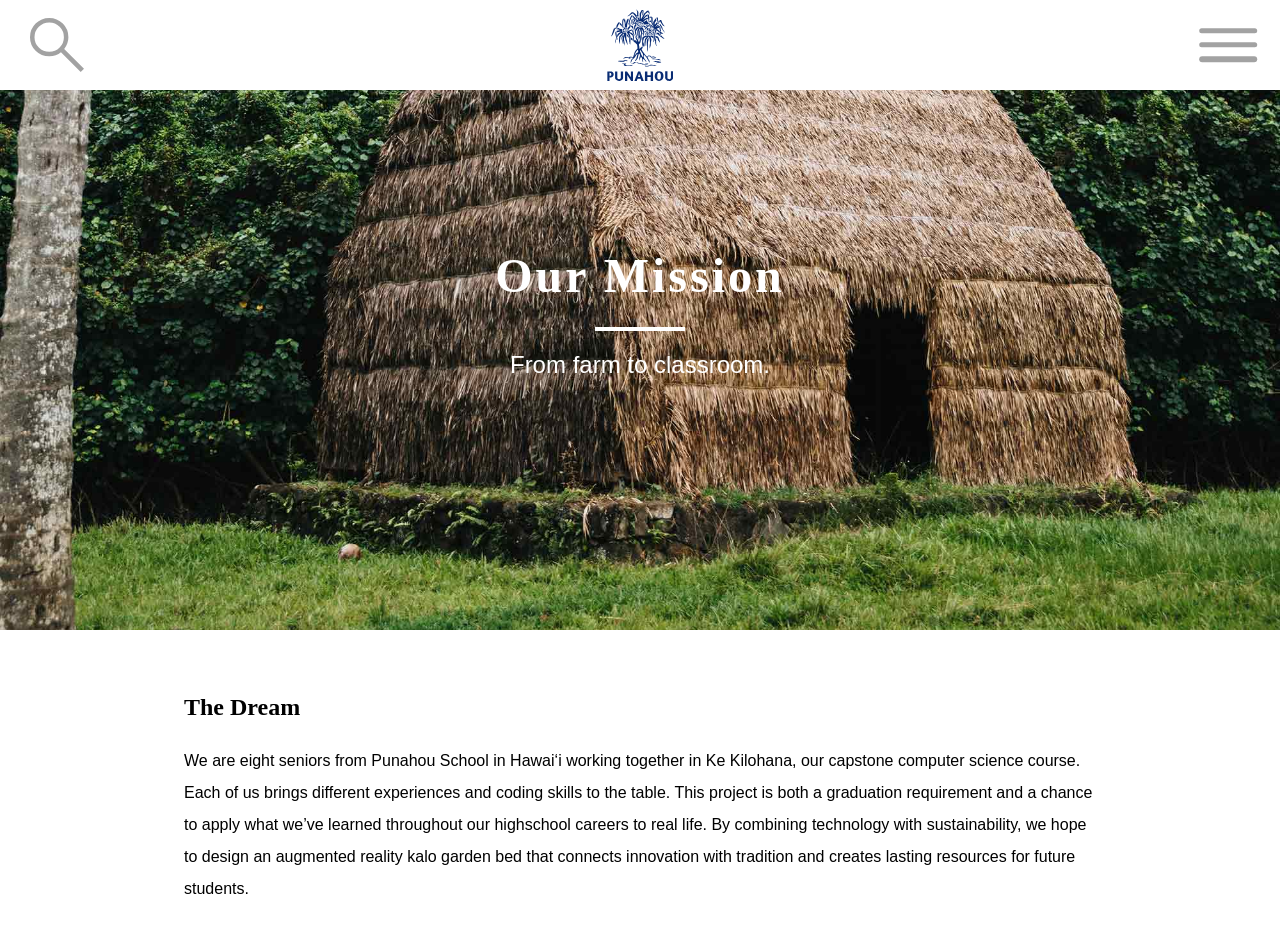
<file: ourMission/index.html>
<!DOCTYPE html>
<html lang="en">
<head>
    <meta charset="UTF-8">
    <meta name="viewport" content="width=device-width, initial-scale=1.0">
    <title>Canoe Planter</title>
    <link rel="stylesheet" href="style.css">
</head>
<style>
  .contact-dropdown li a {
    font-size: 0.4em !important;
  }
</style>
<body>
    <!-- hero -->
    <header class="hero">
        <div class="hero-content">
            <h1>Our Mission</h1>
            <span></span>
            <p>From farm to classroom.</p>
        </div>
    </header>
    <!-- text -->
    <div class="paragraph">
        <h2>The Dream</h2>
        <p>
            We are eight seniors from Punahou School in Hawai‘i working together in Ke Kilohana, our capstone computer science course. Each of us brings different experiences and coding skills to the table. This project is both a graduation requirement and a chance to apply what we’ve learned throughout our highschool careers to real life. By combining technology with sustainability, we hope to design an augmented reality kalo garden bed that connects innovation with tradition and creates lasting resources for future students.
        </p> 
    </div>
    <!-- side menu -->
    <div class="off-screen-menu">
        <ul class="menu">
            <li class="dropdown">
                <a href="#">Plants</a>
                <ul class="dropdown-menu" id="plants-dropdown">
                    <li><a href="../plants/index.html">Explore</a></li>
                </ul>
            </li>
            <!-- dropdown on click -->
            <li class="dropdown">
                <a href="#">About</a>
                <ul class="dropdown-menu">
                    <li><a href="../ourMission/index.html">Our Mission</a></li>
                    <li><a href="../teamMembers/index.html">Team Members</a></li>
                    
                </ul>
            </li>
        </ul>
    </div>
    <!-- search menu -->
    <div class="off-screen-search">
        <form id="search-form">
            <input type="text" id="search-input" placeholder="Search plants..." autocomplete="off">
        </form>
        <ul id="search-results"></ul>
    </div>
    <!-- navbar -->
    <nav>
        <!-- hamburger menu -->
        <div class="nav-left">
            <i class="search-icon highlight"><svg xmlns="http://www.w3.org/2000/svg" height="8vh" viewBox="0 -960 960 960" width="8vh" fill="#a2a2a2"><path d="M796-121 533-384q-30 26-69.96 40.5Q423.08-329 378-329q-108.16 0-183.08-75Q120-479 120-585t75-181q75-75 181.5-75t181 75Q632-691 632-584.85 632-542 618-502q-14 40-42 75l264 262-44 44ZM377-389q81.25 0 138.13-57.5Q572-504 572-585t-56.87-138.5Q458.25-781 377-781q-82.08 0-139.54 57.5Q180-666 180-585t57.46 138.5Q294.92-389 377-389Z"/></svg></i>
        </div>
        <a href="../index.html" class="nav-logo"><img src="../commonAssets/punLogo.svg" alt="Punahou Logo"></a>
        <div class="nav-right">
            <div class="ham-menu highlight">
                <span></span>
                <span></span>
                <span></span>
            </div>
        </div>
    </nav>

    <script>
        const hamMenu = document.querySelector('.ham-menu');
        const offScreenMenu = document.querySelector('.off-screen-menu');

        hamMenu.addEventListener('click', () => {
            hamMenu.classList.toggle('active');
            offScreenMenu.classList.toggle('active');
            offScreenSearch.classList.remove('active');
        })


        const searchIcon = document.querySelector('.search-icon');
        const offScreenSearch = document.querySelector('.off-screen-search');

        searchIcon.addEventListener('click', () => {
            searchIcon.classList.toggle('active');
            offScreenSearch.classList.toggle('active');
            hamMenu.classList.remove('active');
            offScreenMenu.classList.remove('active');
        })

        let dataset = [];

        // Load JSON on page load
        fetch('../commonAssets/plants.json')
            .then(response => response.json())
            .then(data => {
                dataset = data;
                populatePlantsDropdown();
            });

        function populatePlantsDropdown() {
            const container = document.getElementById('plants-dropdown');
            if (!container || !Array.isArray(dataset)) return;
            dataset.forEach(item => {
                if (!item || !item.name) return;
                const li = document.createElement('li');
                const a = document.createElement('a');
                a.textContent = item.name;
                a.href = item.url || '#';
                li.appendChild(a);
                container.appendChild(li);
            });
        }

        const searchInput = document.getElementById('search-input');
        const resultsList = document.getElementById('search-results');

        // Listen for typing
        searchInput.addEventListener('input', () => {
            const query = searchInput.value.toLowerCase();
            resultsList.innerHTML = ""; // clear old results

            if (query.length > 0) {
                const filtered = dataset.filter(item =>
                    item.name.toLowerCase().includes(query)
                );

                filtered.forEach(item => {
                    const li = document.createElement('li');
                    const a = document.createElement('a');
                    a.href = item.url;
                    a.textContent = item.name;
                    li.appendChild(a);
                    resultsList.appendChild(li);
                });
            }
        });       

    
        const dropdowns = document.querySelectorAll('.dropdown');

        dropdowns.forEach(dropdown => {
            dropdown.addEventListener('click', (e) => {
                if (e.target.closest('.dropdown-menu')) return;
                const dropdownMenu = dropdown.querySelector('.dropdown-menu');
                dropdown.classList.toggle('open');
                if (dropdownMenu) dropdownMenu.classList.toggle('open');
            });
        });

        const submenuLinks = document.querySelectorAll('.dropdown-menu a');
        submenuLinks.forEach(link => {
            link.addEventListener('click', (e) => {
                e.stopPropagation(); 
            });
        });
            
    </script>
</body>
</html>
</file>
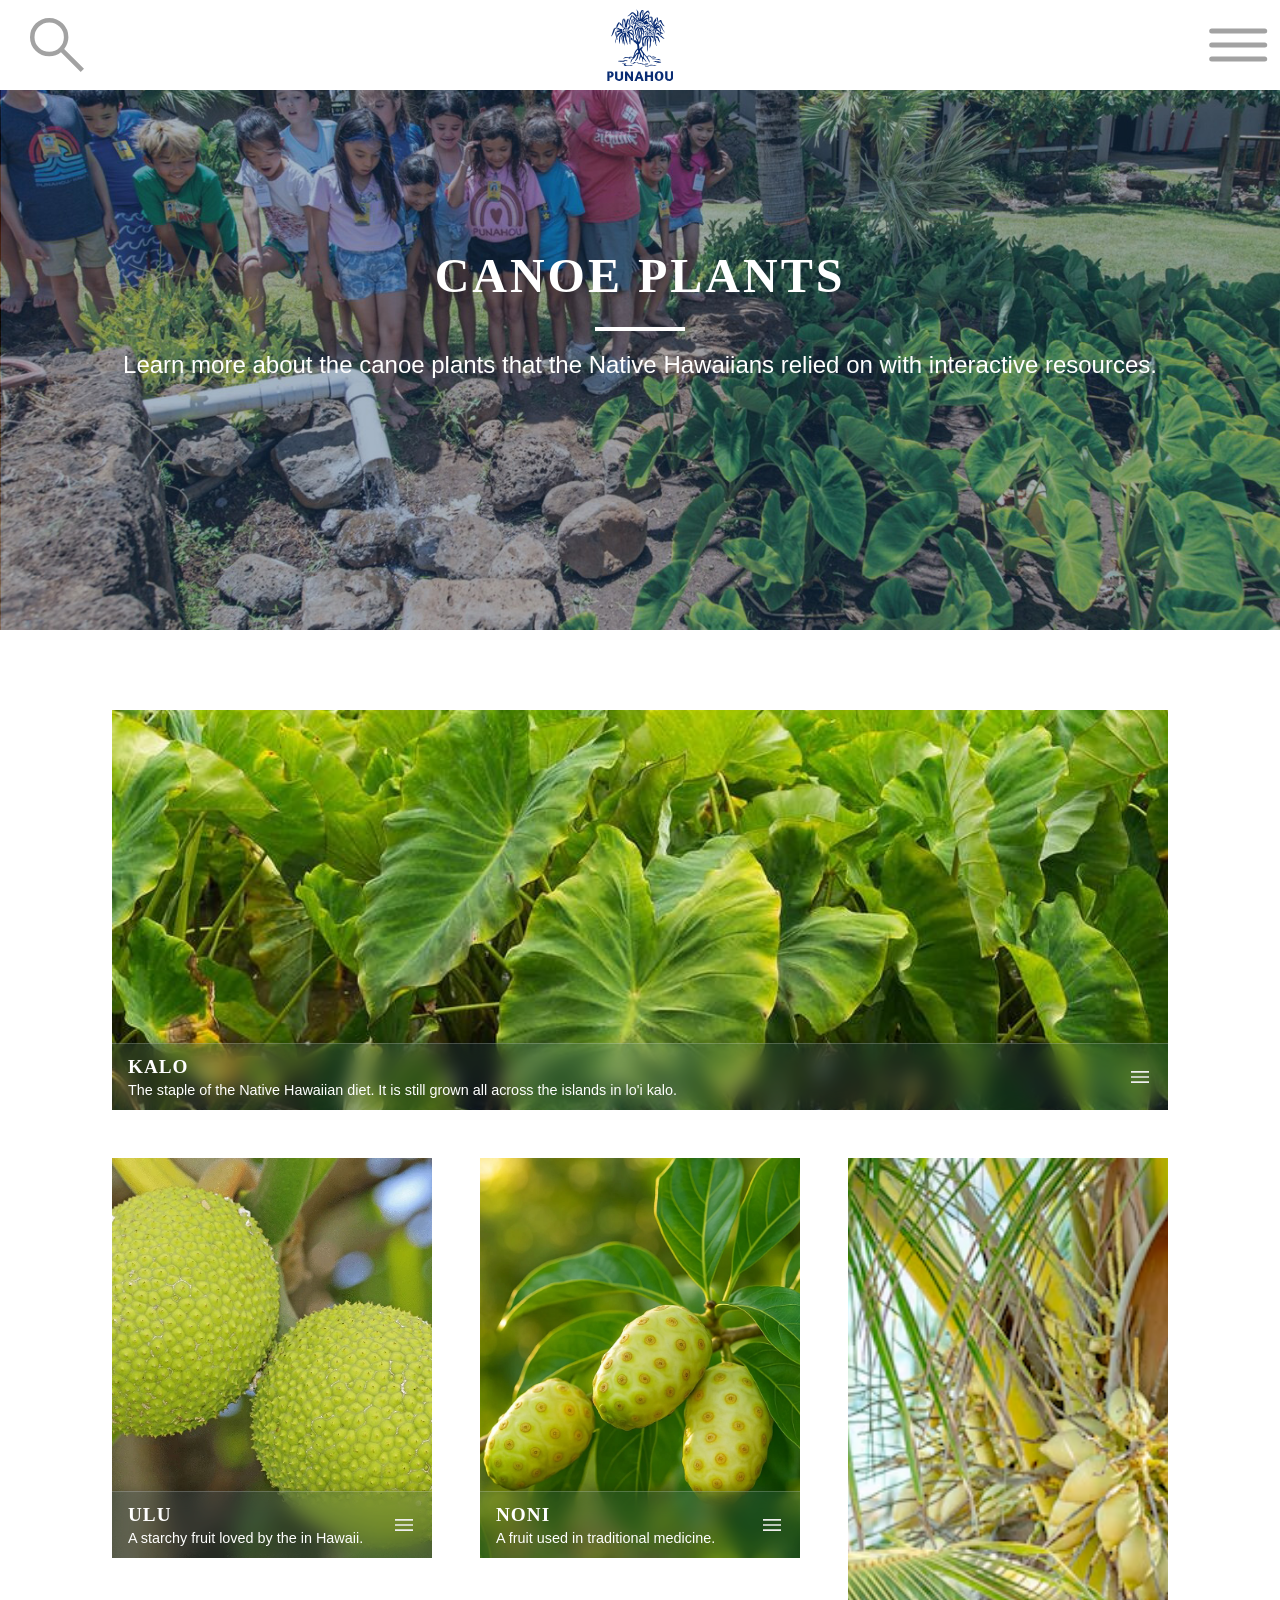
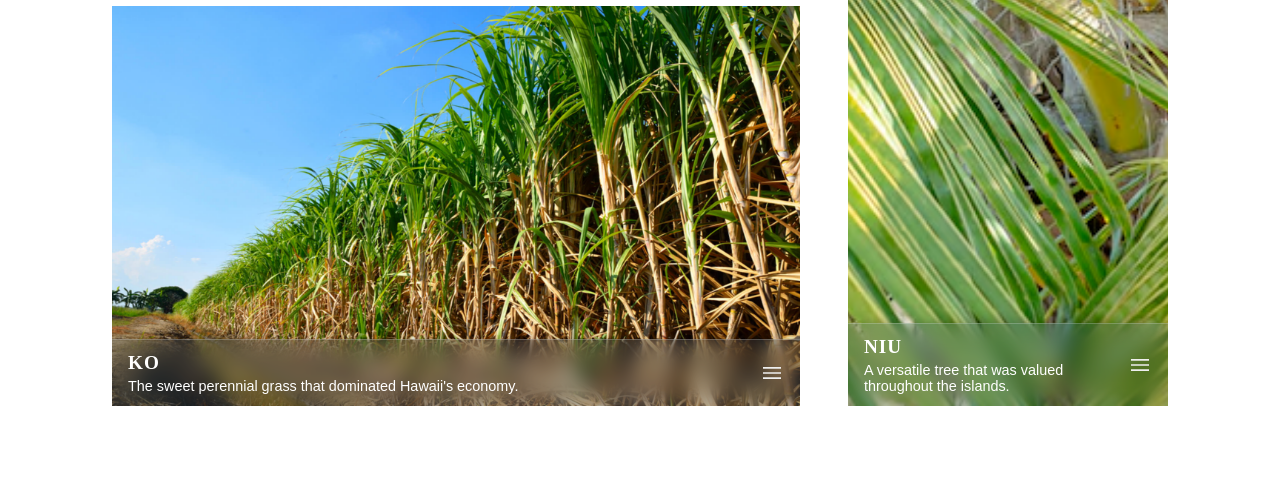
<file: plants/index.html>
<!DOCTYPE html>
<html lang="en">
<head>
    <meta charset="UTF-8">
    <meta name="viewport" content="width=device-width, initial-scale=1.0">
    <title>Canoe Planter</title>
    <link rel="stylesheet" href="style.css">
</head>
<body>
    <nav>
        <div class="nav-left">
            <i class="search-icon highlight"><svg xmlns="http://www.w3.org/2000/svg" height="8vh" viewBox="0 -960 960 960" width="8vh" fill="#a2a2a2"><path d="M796-121 533-384q-30 26-69.96 40.5Q423.08-329 378-329q-108.16 0-183.08-75Q120-479 120-585t75-181q75-75 181.5-75t181 75Q632-691 632-584.85 632-542 618-502q-14 40-42 75l264 262-44 44ZM377-389q81.25 0 138.13-57.5Q572-504 572-585t-56.87-138.5Q458.25-781 377-781q-82.08 0-139.54 57.5Q180-666 180-585t57.46 138.5Q294.92-389 377-389Z"/></svg></i>
        </div>
        <a href="../index.html" class="nav-logo no-select"><img src="../commonAssets/punLogo.svg" alt="Punahou Logo"></a>
        <div class="nav-right">
            <div class="ham-menu highlight">
                <span></span>
                <span></span>
                <span></span>
            </div>
        </div>
    </nav>
    <!-- hero -->
    <header class="hero">
        <div class="hero-content">
            <h1>CANOE PLANTS</h1>
            <span></span>
            <p>Learn more about the canoe plants that the Native Hawaiians relied on with interactive resources.</p>
        </div>
    </header>
    <!-- grid -->
    <div class="grid-container">
        <a href="../kalo/index.html" class="box box-1" style="grid-area: box-1;">
            <div class="banner">
                <div class="banner-title">Kalo</div>
                <div class="banner-body">The staple of the Native Hawaiian diet. It is still grown all across the islands in lo'i kalo.</div>
                <img src="./menuIcon.svg" alt="info" class="banner-icon">
            </div>
        </a>
        <a href="../ulu/index.html" class="box box-2" style="grid-area: box-2;">
            <div class="banner">
                <div class="banner-title">Ulu</div>
                <div class="banner-body">A starchy fruit loved by the in Hawaii.</div>
                <img src="./menuIcon.svg" alt="info" class="banner-icon">
            </div>
        </a>
        <a href="../noni/index.html" class="box box-3" style="grid-area: box-3;">
            <div class="banner">
                <div class="banner-title">Noni</div>
                <div class="banner-body">A fruit used in traditional medicine.</div>
                <img src="./menuIcon.svg" alt="info" class="banner-icon">
            </div>
        </a>
        <a href="../niu/index.html" class="box box-4" style="grid-area: box-4;">
            <div class="banner">
                <div class="banner-title">Niu</div>
                <div class="banner-body">A versatile tree that was valued throughout the islands.</div>
                <img src="./menuIcon.svg" alt="info" class="banner-icon">
            </div>
        </a>
        <a href="../ko/index.html" class="box box-5" style="grid-area: box-5;">
            <div class="banner">
                <div class="banner-title">Ko</div>
                <div class="banner-body">The sweet perennial grass that dominated Hawaii's economy.</div>
                <img src="./menuIcon.svg" alt="info" class="banner-icon">
            </div>
        </a>
    </div>

    <!-- side menu -->
    <div class="off-screen-menu">
        <ul class="menu">
            <li class="dropdown">
                <a href="#">Plants</a>
                <ul class="dropdown-menu" id="plants-dropdown">
                    <li><a href="./index.html">Explore</a></li>
                </ul>
            </li>
            <!-- dropdown on click -->
            <li class="dropdown">
                <a href="#">About</a>
                <ul class="dropdown-menu">
                    <li><a href="../ourMission/index.html">Our Mission</a></li>
                    <li><a href="../teamMembers/index.html">Team Members</a></li>
                    
                </ul>
            </li>
        </ul>
    </div>
    <!-- search menu -->
    <div class="off-screen-search">
        <form id="search-form">
            <input type="text" id="search-input" placeholder="Search plants..." autocomplete="off">
        </form>
        <ul id="search-results"></ul>
    </div>

    <script>
        const hamMenu = document.querySelector('.ham-menu');
        const offScreenMenu = document.querySelector('.off-screen-menu');

        hamMenu.addEventListener('click', () => {
            hamMenu.classList.toggle('active');
            offScreenMenu.classList.toggle('active');
            offScreenSearch.classList.remove('active');
        })


        const searchIcon = document.querySelector('.search-icon');
        const offScreenSearch = document.querySelector('.off-screen-search');

        searchIcon.addEventListener('click', () => {
            searchIcon.classList.toggle('active');
            offScreenSearch.classList.toggle('active');
            hamMenu.classList.remove('active');
            offScreenMenu.classList.remove('active');
        })

        let dataset = [];

        // Load JSON on page load
        fetch('../commonAssets/plants.json')
            .then(response => response.json())
            .then(data => {
                dataset = data;
                populatePlantsDropdown();
            });

        function populatePlantsDropdown() {
            const container = document.getElementById('plants-dropdown');
            if (!container || !Array.isArray(dataset)) return;
            dataset.forEach(item => {
                if (!item || !item.name) return;
                const li = document.createElement('li');
                const a = document.createElement('a');
                a.textContent = item.name;
                a.href = item.url || '#';
                li.appendChild(a);
                container.appendChild(li);
            });
        }

        const searchInput = document.getElementById('search-input');
        const resultsList = document.getElementById('search-results');

        // Listen for typing
        searchInput.addEventListener('input', () => {
            const query = searchInput.value.toLowerCase();
            resultsList.innerHTML = ""; // clear old results

            if (query.length > 0) {
                const filtered = dataset.filter(item =>
                    item.name.toLowerCase().includes(query)
                );

                filtered.forEach(item => {
                    const li = document.createElement('li');
                    const a = document.createElement('a');
                    a.href = item.url;
                    a.textContent = item.name;
                    li.appendChild(a);
                    resultsList.appendChild(li);
                });
            }
        });       

    
        const dropdowns = document.querySelectorAll('.dropdown');

        dropdowns.forEach(dropdown => {
            dropdown.addEventListener('click', (e) => {
                if (e.target.closest('.dropdown-menu')) return;
                const dropdownMenu = dropdown.querySelector('.dropdown-menu');
                dropdown.classList.toggle('open');
                if (dropdownMenu) dropdownMenu.classList.toggle('open');
            });
        });

        const submenuLinks = document.querySelectorAll('.dropdown-menu a');
        submenuLinks.forEach(link => {
            link.addEventListener('click', (e) => {
                e.stopPropagation(); 
            });
        });

        document.querySelectorAll('.box').forEach(box => {
            box.addEventListener('click', function(e) {
                e.preventDefault(); // stop immediate navigation
                const link = box.getAttribute('href');

                // Create ripple
                const ripple = document.createElement('span');
                ripple.classList.add('ripple');
                const rect = box.getBoundingClientRect();
                const size = Math.max(rect.width, rect.height);
                ripple.style.width = ripple.style.height = size + 'px';
                ripple.style.left = rect.width / 2 - size / 2 + 'px';
                ripple.style.top = rect.height / 2 - size / 2 + 'px';
                box.appendChild(ripple);

                // Trigger fade on body
                document.body.classList.add('fade-out');

                // Navigate after ripple + fade animation
                setTimeout(() => {
                    window.location.href = link;
                }, 400); // matches fade-out duration
            });
        });

        window.addEventListener('pageshow', (event) => {
            // Remove fade-out when navigating back/forward through history
            if (event.persisted || performance.getEntriesByType('navigation')[0].type === 'back_forward') {
                document.body.classList.remove('fade-out');
            }
        });
            
    </script>
</body>
</html>
</file>
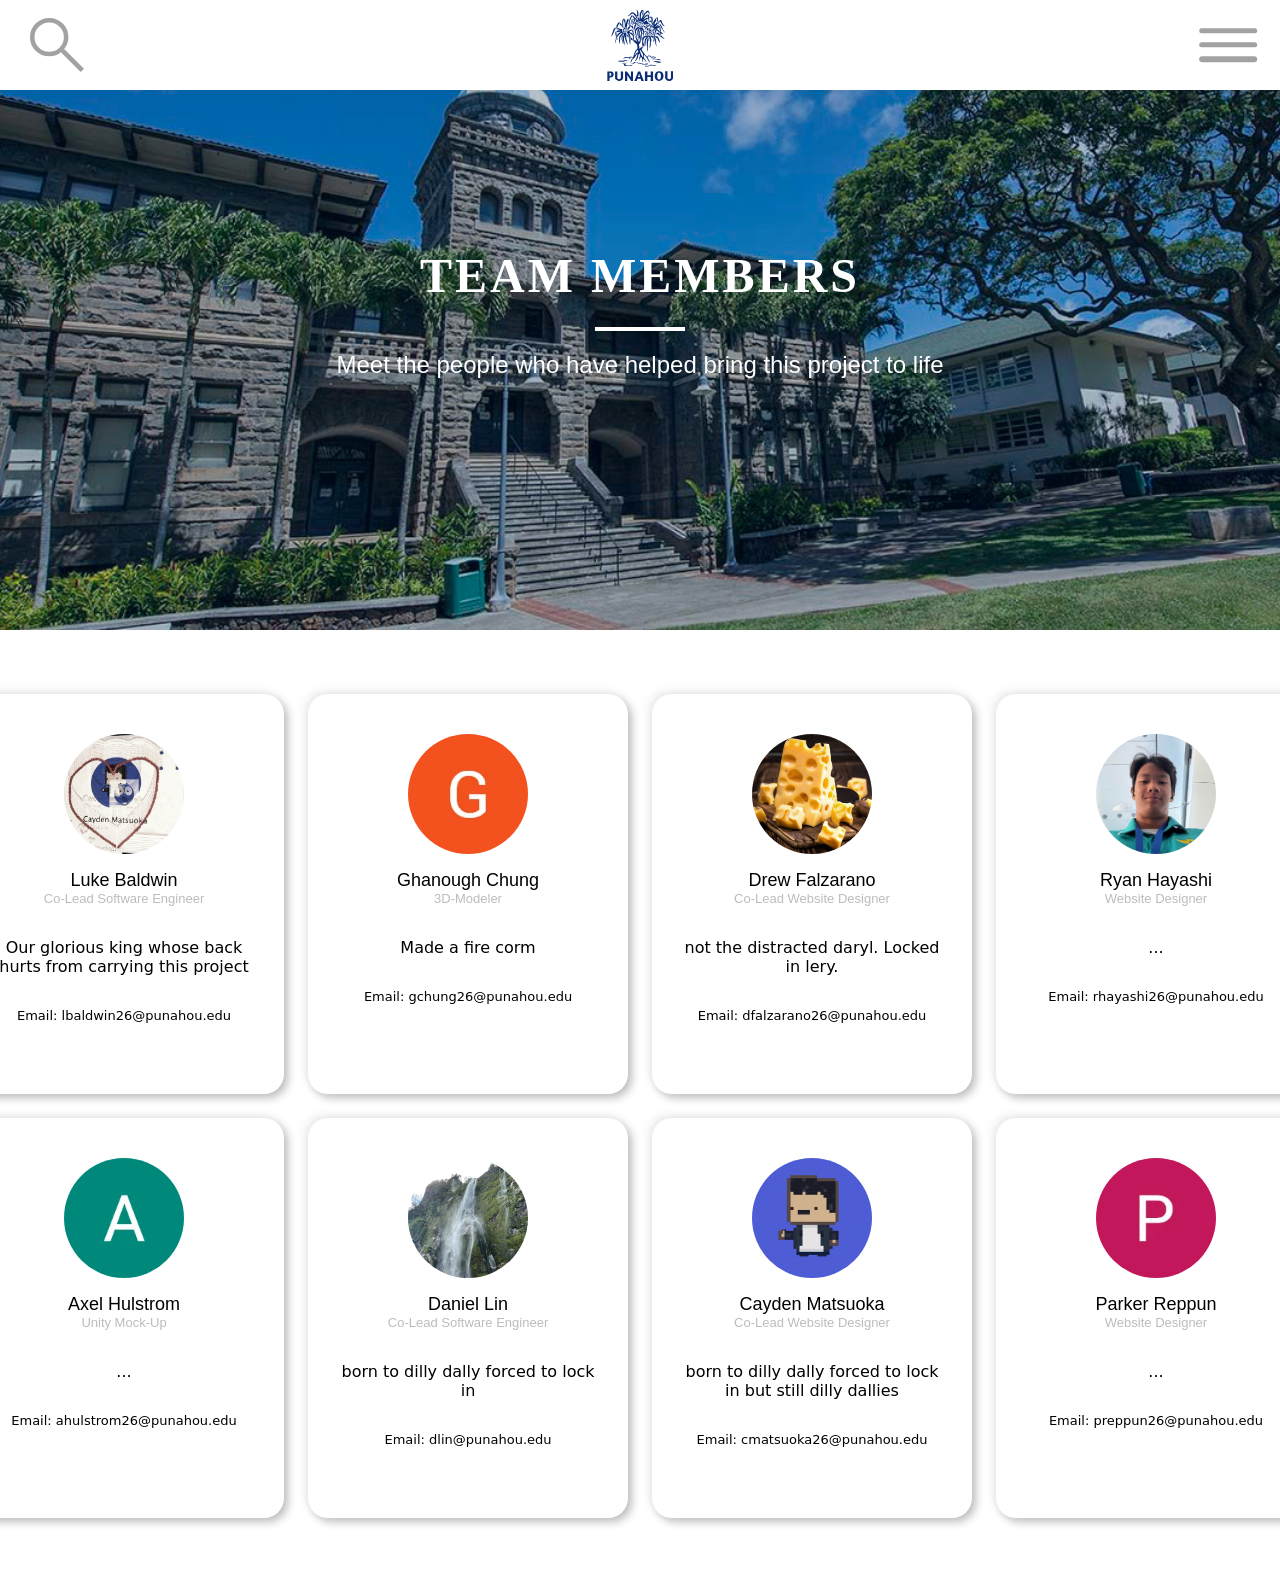
<file: teamMembers/index.html>
<!DOCTYPE html>
<html lang="en">
<head>
    <meta charset="UTF-8">
    <meta name="viewport" content="width=device-width, initial-scale=1.0">
    <title>Canoe Planter</title>
    <link rel="stylesheet" href="style.css">
</head>
<body>
    <!-- hero -->
    <header class="hero">
        <div class="hero-content">
            <h1>TEAM MEMBERS</h1>
            <span></span>
            <p>Meet the people who have helped bring this project to life</p>
        </div>
    </header>
    <!-- profiles -->
    <div class="grid-container">
        <div class="box box-1">
            <div class="profile-pic" style="background-image: url('luke_pfp.gif');"></div>
            <div class="name">Luke Baldwin</div>
            <div class="position">Co-Lead Software Engineer</div>
            <div class="description">Our glorious king whose back hurts from carrying this project</div>
            <div class="contact">Email: lbaldwin26@punahou.edu</div>
        </div>
        <div class="box box-2">
            <div class="profile-pic" style="background-image: url('ghanough_pfp.webp');"></div>
            <div class="name">Ghanough Chung</div>
            <div class="position">3D-Modeler</div>
            <div class="description">Made a fire corm</div>
            <div class="contact">Email: gchung26@punahou.edu</div>
        </div>
        <div class="box box-3">
            <div class="profile-pic" style="background-image: url('drew_pfp.webp');"></div>
            <div class="name">Drew Falzarano</div>
            <div class="position">Co-Lead Website Designer</div>
            <div class="description">not the distracted daryl. Locked in lery.</div>
            <div class="contact">Email: dfalzarano26@punahou.edu</div>
        </div>
        <div class="box box-4">
            <div class="profile-pic" style="background-image: url('ryan_pfp.jpg');"></div>
            <div class="name">Ryan Hayashi</div>
            <div class="position">Website Designer</div>
            <div class="description">...</div>
            <div class="contact">Email: rhayashi26@punahou.edu</div>
        </div>
        <div class="box box-5">
            <div class="profile-pic" style="background-image: url('axel_pfp.webp');"></div>
            <div class="name">Axel Hulstrom</div>
            <div class="position">Unity Mock-Up</div>
            <div class="description">...</div>
            <div class="contact">Email: ahulstrom26@punahou.edu</div>
        </div>
        <div class="box box-6">
            <div class="profile-pic" style="background-image: url('daniel_pfp.webp');"></div>
            <div class="name">Daniel Lin</div>
            <div class="position">Co-Lead Software Engineer</div>
            <div class="description">born to dilly dally forced to lock in</div>
            <div class="contact">Email: dlin@punahou.edu</div>
        </div>
        <div class="box box-7">
            <div class="profile-pic" style="background-image: url('cayden_pfp.webp');"></div>
            <div class="name">Cayden Matsuoka</div>
            <div class="position">Co-Lead Website Designer</div>
            <div class="description">born to dilly dally forced to lock in but still dilly dallies</div>
            <div class="contact">Email: cmatsuoka26@punahou.edu</div>
        </div>
        <div class="box box-8">
            <div class="profile-pic" style="background-image: url('parker_pfp.webp');"></div>
            <div class="name">Parker Reppun</div>
            <div class="position">Website Designer</div>
            <div class="description">...</div>
            <div class="contact">Email: preppun26@punahou.edu</div>
        </div>
      </div>
    <!-- side menu -->
    <div class="off-screen-menu">
        <ul class="menu">
            <li class="dropdown">
                <a href="#">Plants</a>
                <ul class="dropdown-menu" id="plants-dropdown">
                    <li><a href="../plants/index.html">Explore</a></li>
                </ul>
            </li>
            <!-- dropdown on click -->
            <li class="dropdown">
                <a href="#">About</a>
                <ul class="dropdown-menu">
                    <li><a href="../ourMission/index.html">Our Mission</a></li>
                    <li><a href="../teamMembers/index.html">Team Members</a></li>
                    
                </ul>
            </li>
        </ul>
    </div>
    <!-- search menu -->
    <div class="off-screen-search">
        <form id="search-form">
            <input type="text" id="search-input" placeholder="Search plants..." autocomplete="off">
        </form>
        <ul id="search-results"></ul>
    </div>
    <!-- navbar -->
    <nav>
        <!-- hamburger menu -->
        <div class="nav-left">
            <i class="search-icon highlight"><svg xmlns="http://www.w3.org/2000/svg" height="8vh" viewBox="0 -960 960 960" width="8vh" fill="#a2a2a2"><path d="M796-121 533-384q-30 26-69.96 40.5Q423.08-329 378-329q-108.16 0-183.08-75Q120-479 120-585t75-181q75-75 181.5-75t181 75Q632-691 632-584.85 632-542 618-502q-14 40-42 75l264 262-44 44ZM377-389q81.25 0 138.13-57.5Q572-504 572-585t-56.87-138.5Q458.25-781 377-781q-82.08 0-139.54 57.5Q180-666 180-585t57.46 138.5Q294.92-389 377-389Z"/></svg></i>
        </div>
        <a href="../index.html" class="nav-logo"><img src="../commonAssets/punLogo.svg" alt="Punahou Logo"></a>
        <div class="nav-right">
            <div class="ham-menu highlight">
                <span></span>
                <span></span>
                <span></span>
            </div>
        </div>
    </nav>

    <script>
        const hamMenu = document.querySelector('.ham-menu');
        const offScreenMenu = document.querySelector('.off-screen-menu');

        hamMenu.addEventListener('click', () => {
            hamMenu.classList.toggle('active');
            offScreenMenu.classList.toggle('active');
            offScreenSearch.classList.remove('active');
        })


        const searchIcon = document.querySelector('.search-icon');
        const offScreenSearch = document.querySelector('.off-screen-search');

        searchIcon.addEventListener('click', () => {
            searchIcon.classList.toggle('active');
            offScreenSearch.classList.toggle('active');
            hamMenu.classList.remove('active');
            offScreenMenu.classList.remove('active');
        })

        let dataset = [];

        // Load JSON on page load
        fetch('../commonAssets/plants.json')
            .then(response => response.json())
            .then(data => {
                dataset = data;
                populatePlantsDropdown();
            });

        function populatePlantsDropdown() {
            const container = document.getElementById('plants-dropdown');
            if (!container || !Array.isArray(dataset)) return;
            dataset.forEach(item => {
                if (!item || !item.name) return;
                const li = document.createElement('li');
                const a = document.createElement('a');
                a.textContent = item.name;
                a.href = item.url || '#';
                li.appendChild(a);
                container.appendChild(li);
            });
        }

        const searchInput = document.getElementById('search-input');
        const resultsList = document.getElementById('search-results');

        // Listen for typing
        searchInput.addEventListener('input', () => {
            const query = searchInput.value.toLowerCase();
            resultsList.innerHTML = ""; // clear old results

            if (query.length > 0) {
                const filtered = dataset.filter(item =>
                    item.name.toLowerCase().includes(query)
                );

                filtered.forEach(item => {
                    const li = document.createElement('li');
                    const a = document.createElement('a');
                    a.href = item.url;
                    a.textContent = item.name;
                    li.appendChild(a);
                    resultsList.appendChild(li);
                });
            }
        });       

    
        const dropdowns = document.querySelectorAll('.dropdown');

        dropdowns.forEach(dropdown => {
            dropdown.addEventListener('click', (e) => {
                if (e.target.closest('.dropdown-menu')) return;
                const dropdownMenu = dropdown.querySelector('.dropdown-menu');
                dropdown.classList.toggle('open');
                if (dropdownMenu) dropdownMenu.classList.toggle('open');
            });
        });

        const submenuLinks = document.querySelectorAll('.dropdown-menu a');
        submenuLinks.forEach(link => {
            link.addEventListener('click', (e) => {
                e.stopPropagation(); 
            });
        });
            
    </script>
</body>
</html>
</file>
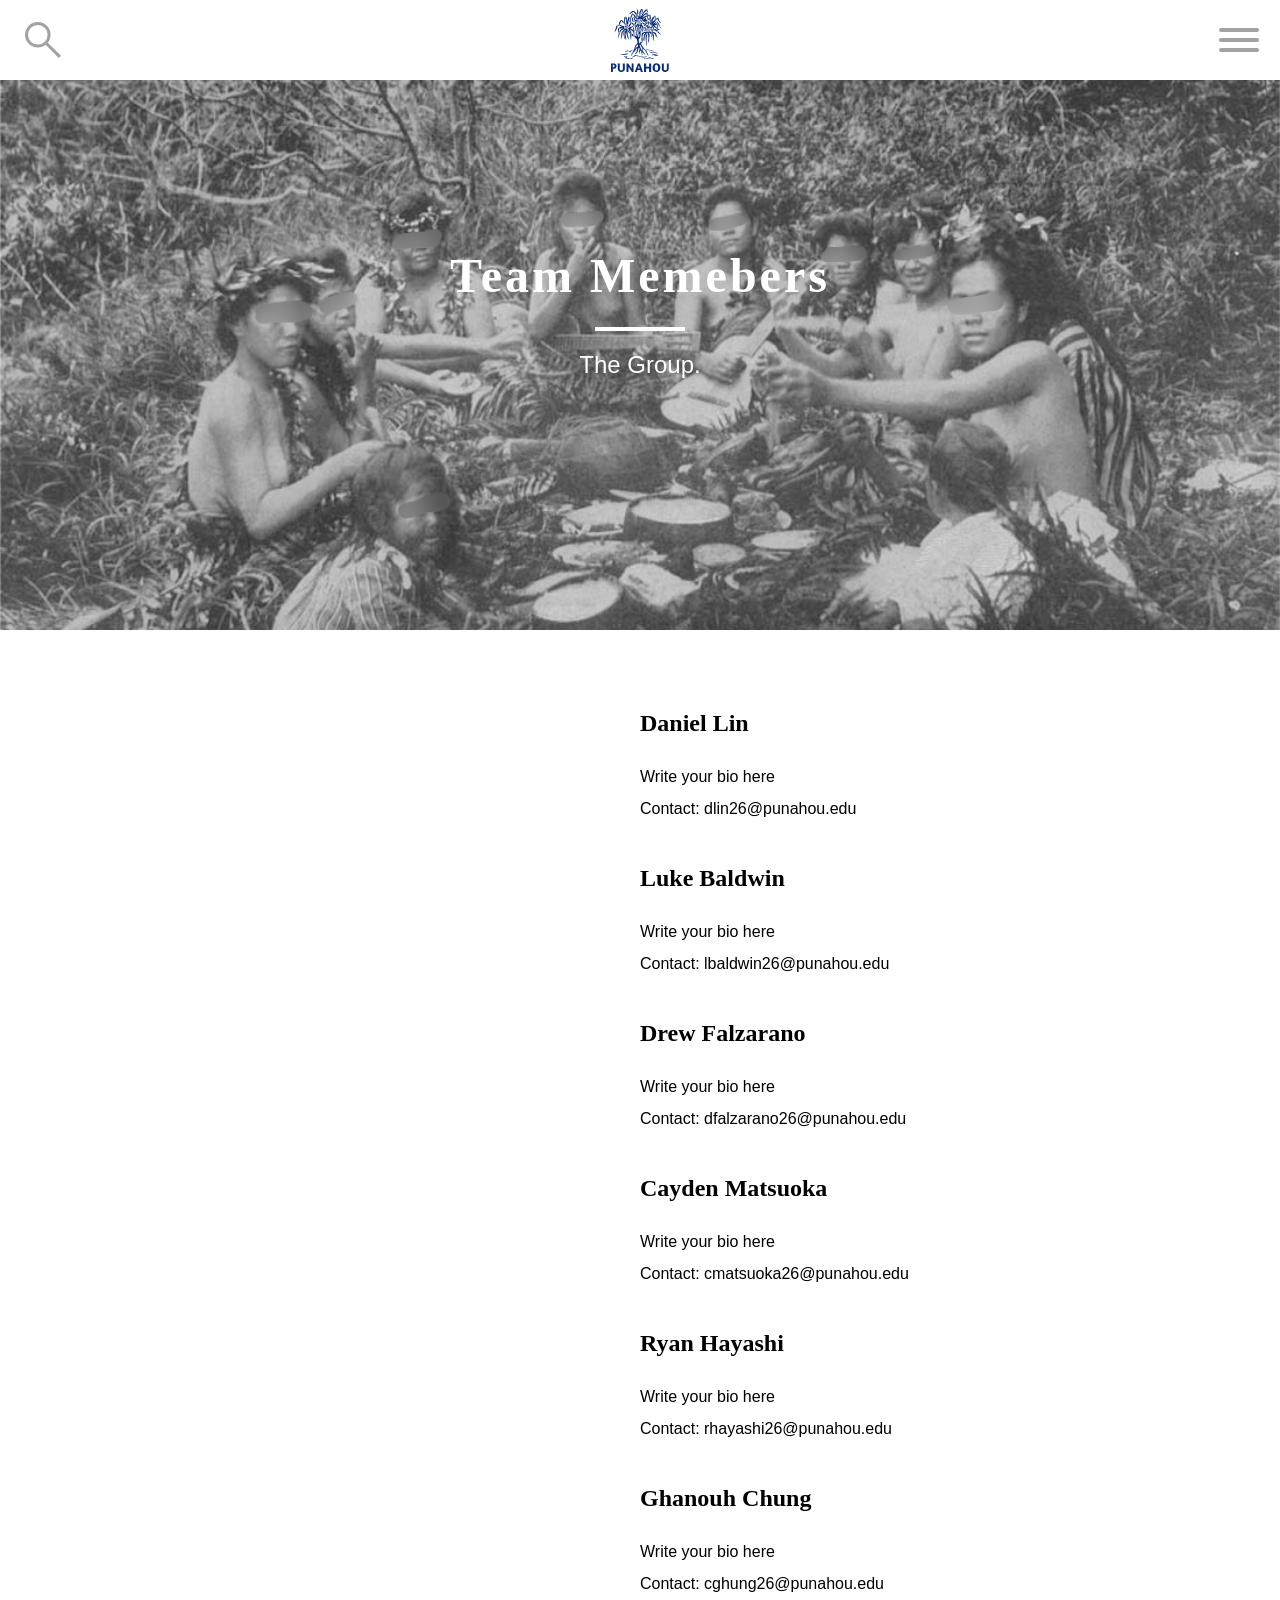
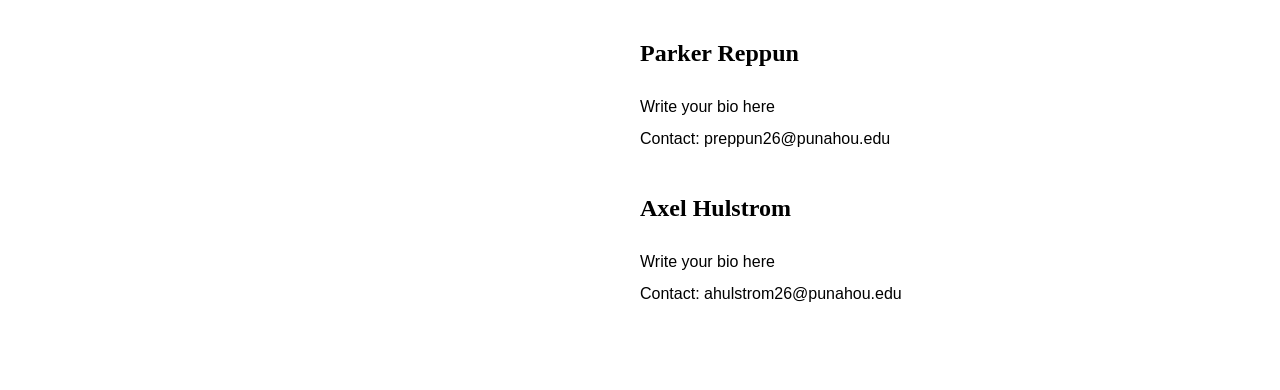
<file: teamMemebers/index.html>
<!DOCTYPE html>
<html lang="en">
<head>
    <meta charset="UTF-8">
    <meta name="viewport" content="width=device-width, initial-scale=1.0">
    <title>Canoe Planter</title>
    <link rel="stylesheet" href="style.css">
</head>
<body>
    <!-- hero -->
    <header class="hero">
        <div class="hero-content">
            <h1>Team Memebers</h1>
            <span></span>
            <p>The Group.</p>
        </div>
    </header>
    <!-- text -->
    <div class="paragraph">
        <h2>Daniel Lin</h2>
        <p>
            Write your bio here
        </p>
        <p>
            Contact: dlin26@punahou.edu
        </p>
        <h2>Luke Baldwin</h2>
        <p>
            Write your bio here
        </p>
        <p>
            Contact: lbaldwin26@punahou.edu
        </p>
        <h2>Drew Falzarano</h2>
        <p>
            Write your bio here
        </p>
        <p>
            Contact: dfalzarano26@punahou.edu
        </p>
        <h2>Cayden Matsuoka</h2>
        <p>
            Write your bio here
        </p>
        <p>
            Contact: cmatsuoka26@punahou.edu
        </p> 
        <h2>Ryan Hayashi</h2>
        <p>
            Write your bio here
        </p>
        <p>
            Contact: rhayashi26@punahou.edu
        </p> 
        <h2>Ghanouh Chung</h2>
        <p>
            Write your bio here
        </p>
        <p>
            Contact: cghung26@punahou.edu
        </p> 
        <h2>Parker Reppun</h2>
        <p>
            Write your bio here
        </p>
        <p>
            Contact: preppun26@punahou.edu
        </p> 
        <h2>Axel Hulstrom</h2>
        <p>
            Write your bio here
        </p>
        <p>
            Contact: ahulstrom26@punahou.edu
        </p> 
    </div>
    <!-- side menu -->
    <div class="off-screen-menu">
        <ul class="menu">
            <li class="dropdown">
                <a href="#">Plants</a>
                <ul class="dropdown-menu" id="plants-dropdown">
                    <li><a href="../plants/index.html">Explore</a></li>
                </ul>
            </li>
            <!-- dropdown on click -->
            <li class="dropdown">
                <a href="#">About</a>
                <ul class="dropdown-menu">
                    <li><a href="../ourMission/index.html">Our Mission</a></li>
                    <li><a href="../teamMemebers/index.html">Team Memebers</a></li>
                    <li><a href="#">FAQs</a></li>
                </ul>
            </li>
        </ul>
    </div>
    <!-- search menu -->
    <div class="off-screen-search">
        <form id="search-form">
            <input type="text" id="search-input" placeholder="Search plants..." autocomplete="off">
        </form>
        <ul id="search-results"></ul>
    </div>
    <!-- navbar -->
    <nav>
        <!-- hamburger menu -->
        <div class="nav-left">
            <i class="search-icon highlight"><svg xmlns="http://www.w3.org/2000/svg" height="48px" viewBox="0 -960 960 960" width="48px" fill="#a2a2a2"><path d="M796-121 533-384q-30 26-69.96 40.5Q423.08-329 378-329q-108.16 0-183.08-75Q120-479 120-585t75-181q75-75 181.5-75t181 75Q632-691 632-584.85 632-542 618-502q-14 40-42 75l264 262-44 44ZM377-389q81.25 0 138.13-57.5Q572-504 572-585t-56.87-138.5Q458.25-781 377-781q-82.08 0-139.54 57.5Q180-666 180-585t57.46 138.5Q294.92-389 377-389Z"/></svg></i>
        </div>
        <a href="../index.html" class="nav-logo"><img src="../commonAssets/punLogo.svg" alt="Punahou Logo"></a>
        <div class="nav-right">
            <div class="ham-menu highlight">
                <span></span>
                <span></span>
                <span></span>
            </div>
        </div>
    </nav>

    <script>
        const hamMenu = document.querySelector('.ham-menu');
        const offScreenMenu = document.querySelector('.off-screen-menu');

        hamMenu.addEventListener('click', () => {
            hamMenu.classList.toggle('active');
            offScreenMenu.classList.toggle('active');
            offScreenSearch.classList.remove('active');
        })


        const searchIcon = document.querySelector('.search-icon');
        const offScreenSearch = document.querySelector('.off-screen-search');

        searchIcon.addEventListener('click', () => {
            searchIcon.classList.toggle('active');
            offScreenSearch.classList.toggle('active');
            hamMenu.classList.remove('active');
            offScreenMenu.classList.remove('active');
        })

        let dataset = [];

        // Load JSON on page load
        fetch('../commonAssets/plants.json')
            .then(response => response.json())
            .then(data => {
                dataset = data;
                populatePlantsDropdown();
            });

        function populatePlantsDropdown() {
            const container = document.getElementById('plants-dropdown');
            if (!container || !Array.isArray(dataset)) return;
            dataset.forEach(item => {
                if (!item || !item.name) return;
                const li = document.createElement('li');
                const a = document.createElement('a');
                a.textContent = item.name;
                a.href = item.url || '#';
                li.appendChild(a);
                container.appendChild(li);
            });
        }

        const searchInput = document.getElementById('search-input');
        const resultsList = document.getElementById('search-results');

        // Listen for typing
        searchInput.addEventListener('input', () => {
            const query = searchInput.value.toLowerCase();
            resultsList.innerHTML = ""; // clear old results

            if (query.length > 0) {
                const filtered = dataset.filter(item =>
                    item.name.toLowerCase().includes(query)
                );

                filtered.forEach(item => {
                    const li = document.createElement('li');
                    const a = document.createElement('a');
                    a.href = item.url;
                    a.textContent = item.name;
                    li.appendChild(a);
                    resultsList.appendChild(li);
                });
            }
        });       

    
        const dropdowns = document.querySelectorAll('.dropdown');

        dropdowns.forEach(dropdown => {
            dropdown.addEventListener('click', (e) => {
                if (e.target.closest('.dropdown-menu')) return;
                const dropdownMenu = dropdown.querySelector('.dropdown-menu');
                dropdown.classList.toggle('open');
                if (dropdownMenu) dropdownMenu.classList.toggle('open');
            });
        });

        const submenuLinks = document.querySelectorAll('.dropdown-menu a');
        submenuLinks.forEach(link => {
            link.addEventListener('click', (e) => {
                e.stopPropagation(); 
            });
        });
            
    </script>
</body>
</html>
</file>
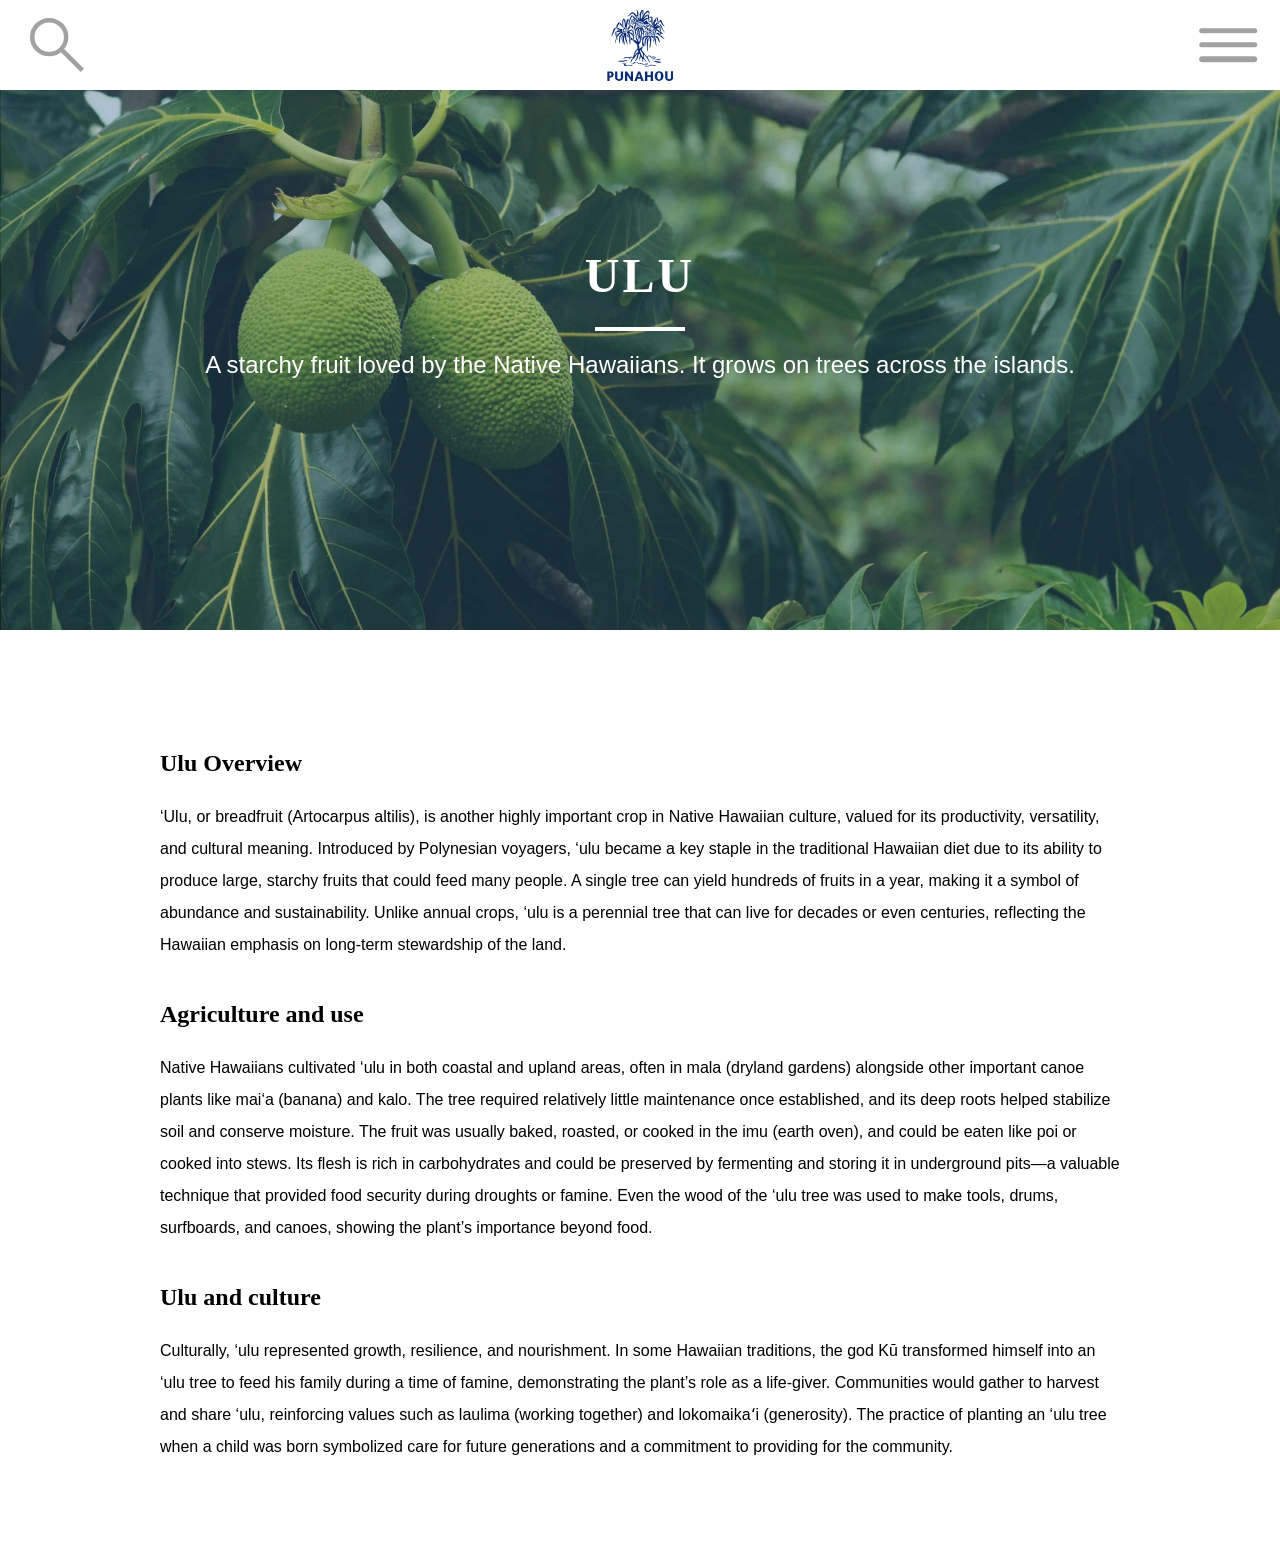
<file: ulu/index.html>
<!DOCTYPE html>
<html lang="en">
<head>
    <meta charset="UTF-8">
    <meta name="viewport" content="width=device-width, initial-scale=1.0">
    <title>Canoe Planter</title>
    <link rel="stylesheet" href="style.css">
</head>
<body>
    <!-- hero -->
    <header class="hero">
        <div class="hero-content">
            <h1>ULU</h1>
            <span></span>
            <p>A starchy fruit loved by the Native Hawaiians. It grows on trees across the islands.</p>
        </div>
    </header>
    <!-- text -->
    <div class="paragraph">
        <h2>Ulu Overview</h2>
        <p>
            ‘Ulu, or breadfruit (Artocarpus altilis), is another highly important crop in Native Hawaiian culture, valued for its productivity, versatility, and cultural meaning. Introduced by Polynesian voyagers, ‘ulu became a key staple in the traditional Hawaiian diet due to its ability to produce large, starchy fruits that could feed many people. A single tree can yield hundreds of fruits in a year, making it a symbol of abundance and sustainability. Unlike annual crops, ‘ulu is a perennial tree that can live for decades or even centuries, reflecting the Hawaiian emphasis on long-term stewardship of the land.
        </p> 
        <h2>Agriculture and use</h2>
        <p>
            Native Hawaiians cultivated ‘ulu in both coastal and upland areas, often in mala (dryland gardens) alongside other important canoe plants like mai‘a (banana) and kalo. The tree required relatively little maintenance once established, and its deep roots helped stabilize soil and conserve moisture. The fruit was usually baked, roasted, or cooked in the imu (earth oven), and could be eaten like poi or cooked into stews. Its flesh is rich in carbohydrates and could be preserved by fermenting and storing it in underground pits—a valuable technique that provided food security during droughts or famine. Even the wood of the ‘ulu tree was used to make tools, drums, surfboards, and canoes, showing the plant’s importance beyond food.
        </p>   
        <h2>Ulu and culture</h2>
        <p>
            Culturally, ‘ulu represented growth, resilience, and nourishment. In some Hawaiian traditions, the god Kū transformed himself into an ‘ulu tree to feed his family during a time of famine, demonstrating the plant’s role as a life-giver. Communities would gather to harvest and share ‘ulu, reinforcing values such as laulima (working together) and lokomaikaʻi (generosity). The practice of planting an ‘ulu tree when a child was born symbolized care for future generations and a commitment to providing for the community.
        </p> 
    </div>
    <!-- side menu -->
    <div class="off-screen-menu">
        <ul class="menu">
            <li class="dropdown">
                <a href="#">Plants</a>
                <ul class="dropdown-menu" id="plants-dropdown">
                    <li><a href="../plants/index.html">Explore</a></li>
                </ul>
            </li>
            <!-- dropdown on click -->
            <li class="dropdown">
                <a href="#">About</a>
                <ul class="dropdown-menu">
                    <li><a href="../ourMission/index.html">Our Mission</a></li>
                    <li><a href="../teamMembers/index.html">Team Members</a></li>
                    
                </ul>
            </li>
        </ul>
    </div>
    <!-- search menu -->
    <div class="off-screen-search">
        <form id="search-form">
            <input type="text" id="search-input" placeholder="Search plants..." autocomplete="off">
        </form>
        <ul id="search-results"></ul>
    </div>
    <!-- navbar -->
    <nav>
        <!-- hamburger menu -->
        <div class="nav-left">
            <i class="search-icon highlight"><svg xmlns="http://www.w3.org/2000/svg" height="8vh" viewBox="0 -960 960 960" width="8vh" fill="#a2a2a2"><path d="M796-121 533-384q-30 26-69.96 40.5Q423.08-329 378-329q-108.16 0-183.08-75Q120-479 120-585t75-181q75-75 181.5-75t181 75Q632-691 632-584.85 632-542 618-502q-14 40-42 75l264 262-44 44ZM377-389q81.25 0 138.13-57.5Q572-504 572-585t-56.87-138.5Q458.25-781 377-781q-82.08 0-139.54 57.5Q180-666 180-585t57.46 138.5Q294.92-389 377-389Z"/></svg></i>
        </div>
        <a href="../index.html" class="nav-logo no-select"><img src="../commonAssets/punLogo.svg" alt="Punahou Logo"></a>
        <div class="nav-right">
            <div class="ham-menu highlight">
                <span></span>
                <span></span>
                <span></span>
            </div>
        </div>
    </nav>

    <script>
        const hamMenu = document.querySelector('.ham-menu');
        const offScreenMenu = document.querySelector('.off-screen-menu');

        hamMenu.addEventListener('click', () => {
            hamMenu.classList.toggle('active');
            offScreenMenu.classList.toggle('active');
            offScreenSearch.classList.remove('active');
        })


        const searchIcon = document.querySelector('.search-icon');
        const offScreenSearch = document.querySelector('.off-screen-search');

        searchIcon.addEventListener('click', () => {
            searchIcon.classList.toggle('active');
            offScreenSearch.classList.toggle('active');
            hamMenu.classList.remove('active');
            offScreenMenu.classList.remove('active');
        })

        let dataset = [];

        // Load JSON on page load
        fetch('../commonAssets/plants.json')
            .then(response => response.json())
            .then(data => {
                dataset = data;
                populatePlantsDropdown();
            });

        function populatePlantsDropdown() {
            const container = document.getElementById('plants-dropdown');
            if (!container || !Array.isArray(dataset)) return;
            dataset.forEach(item => {
                if (!item || !item.name) return;
                const li = document.createElement('li');
                const a = document.createElement('a');
                a.textContent = item.name;
                a.href = item.url || '#';
                li.appendChild(a);
                container.appendChild(li);
            });
        }

        const searchInput = document.getElementById('search-input');
        const resultsList = document.getElementById('search-results');

        // Listen for typing
        searchInput.addEventListener('input', () => {
            const query = searchInput.value.toLowerCase();
            resultsList.innerHTML = ""; // clear old results

            if (query.length > 0) {
                const filtered = dataset.filter(item =>
                    item.name.toLowerCase().includes(query)
                );

                filtered.forEach(item => {
                    const li = document.createElement('li');
                    const a = document.createElement('a');
                    a.href = item.url;
                    a.textContent = item.name;
                    li.appendChild(a);
                    resultsList.appendChild(li);
                });
            }
        });       

    
        const dropdowns = document.querySelectorAll('.dropdown');

        dropdowns.forEach(dropdown => {
            dropdown.addEventListener('click', (e) => {
                if (e.target.closest('.dropdown-menu')) return;
                const dropdownMenu = dropdown.querySelector('.dropdown-menu');
                dropdown.classList.toggle('open');
                if (dropdownMenu) dropdownMenu.classList.toggle('open');
            });
        });

        const submenuLinks = document.querySelectorAll('.dropdown-menu a');
        submenuLinks.forEach(link => {
            link.addEventListener('click', (e) => {
                e.stopPropagation(); 
            });
        });
            
    </script>
</body>
</html>
</file>
<file: style.css>
*{
    margin: 0;
    padding: 0;
    box-sizing: border-box;
}

.header {
    font-family:'Gill Sans', 'Gill Sans MT', Calibri, 'Trebuchet MS', sans-serif;
    position: relative;      /* important */
    overflow: hidden;        /* prevent background from sticking out */
    height: 100vh;
}

.header-bg {
    position: absolute;
    top: 0;
    left: 0;
    width: 100%;
    height: 120vh;           /* taller for smooth movement */
    background-image: url(taro.jpg);
    background-size: cover;
    background-position: center;
    will-change: transform;  /* better performance */
    z-index: -1;             /* behind everything */
}

.no-select {
    -webkit-user-select: none; /* Safari */
    -ms-user-select: none; /* IE 10 and IE 11 */
    user-select: none; /* Standard syntax */
}

/* button highlights */
.highlight {
    display: inline-flex;
    justify-content: center;
    align-items: center;
    width: 9vh;
    height: 9vh;
    border-radius: 50%;
    transition: background-color 0.2s ease, transform 0.1s ease;
}

.highlight:hover{
    cursor: pointer;    
    background-color: rgba(0, 0, 0, 0.08);
    transition: background-color 0.2s ease;
}

.highlight:active{
    background-color: rgba(0, 0, 0, 0.15);
    transform: scale(0.95);
}

/* side menu styling */
.off-screen-menu {
    background-image: url(uluBG.jpg);
    background-size: cover;
    opacity: 0.5;
    height: 100vh;
    width: 100vw;
    position: fixed;
    top: 0;
    transform: translateX(100%);
    z-index: 100;
    display: flex;
    flex-direction: column;
    justify-content: flex-start;
    align-items: center;
    text-align: center;
    font-size: 3rem;
    transition: .6s ease;
    padding-top: 15vh;

    overflow-y: auto; /* allows vertical scroll */
    -webkit-overflow-scrolling: touch; /* smooth scrolling on mobile */
}
.off-screen-menu li {
    list-style: none;
}
.off-screen-menu a{
    text-decoration: none;
    color: white;
    line-height: 1.5;
}

.off-screen-menu.active {
    opacity: 1;
    transform: translateX(0%);
    background-image: url(uluBG.jpg);
}

/* search menu styling */
.off-screen-search {
    background-image: url(ohiaBG.jpg);
    background-size: cover;
    opacity: 0.5;
    height: 100vh;
    width: 100%;
    position: fixed;
    top: 0;
    transform: translateX(-100%);
    z-index: 100;
    display: flex;
    flex-direction: column;
    justify-content: center;
    align-items: center;
    text-align: center;
    font-size: 3rem;
    transition: .6s ease;
}
.off-screen-search.active {
    opacity: 1;
    transform: translateX(0%);
}
form{
    color: white;
}

/* navbar styling */
nav {
    position: fixed;
    top: 0;
    left: 0;
    width: 100%;
    height: 10vh;
    display: flex;
    align-items: center;
    justify-content: space-between;
    background-color: white;
    padding: 0 1rem;
    z-index: 999;
}

.nav-left,
.nav-right {
    flex: 1;
    display: flex;
    align-items: center;
}

.nav-logo {
    position: absolute;
    left: 50%;
    transform: translateX(-50%);
    display: flex;
    align-items: center;
    justify-self: center;
    height: 100%;
}
  
nav a img {
    height: 80%;
    width: auto;
}

/* ham-menu styling */
.ham-menu {
    height: 8vh;
    width: 8vh;
    margin-left: auto;
    position: relative;
}
.ham-menu span {
    height: 7%;
    width: 80%;
    background-color: #a2a2a2;
    border-radius: 25px;
    position: absolute;
    top: 50%;
    left: 50%;
    transform: translate(-50%, -50%);
    transition: .6s ease;
}
.ham-menu span:nth-child(1) {
    top: 30%;
}
.ham-menu span:nth-child(3) {
    top: 70%;
}
.ham-menu.active span:nth-child(1) {
    top: 50%;
    transform: translate(-50%, -50%) rotate(45deg);
}
.ham-menu.active span:nth-child(2) {
    opacity: 0;
}
.ham-menu.active span:nth-child(3) {
    top: 50%;
    transform: translate(-50%, -50%) rotate(-45deg);
}


/* dropdown styling */
.menu {
    list-style: none;
    padding: 0;
    margin: 0;
}
  
.menu li {
    position: relative;
    padding: 1rem 2rem;
}
  
.dropdown > a {
    color: white;
    text-decoration: none;
    font-size: 2.5rem;
}
.dropdown > a::after {
    content: "▾";
    display: inline-block;
    vertical-align: middle;
    margin-left: 8px;
    font-size: 0.8em;
    transition: transform 0.3s ease;
}
.dropdown.open a::after {
    transform: rotate(180deg);
}

.dropdown-menu {
    max-height: 0;         
    overflow: hidden;          
    border-radius: 0.5rem;
    transition: max-height 0.6s ease;
}
  
.dropdown-menu.open {
    max-height: 500px;
}
  
.dropdown-menu li {
    padding: 0.5rem 1rem;
}
  
.dropdown-menu a {
    display: block;
    color: white;
    font-size: 2rem;
}

/* search bar styling */
#search-form {
    width: 80%;
    max-width: 500px;
    margin: 2rem auto 0;
    display: flex;
    justify-content: center;
}
#search-input {
    width: 100%;
    padding: 0.8rem 1rem;
    border: none;
    border-radius: 25px;
    font-size: 1.2rem;
    outline: none;
    background-color: rgba(255, 255, 255, 0.15);
    color: white;
    box-shadow: 0 2px 6px rgba(0, 0, 0, 0.25);
    backdrop-filter: blur(6px);
    transition: background-color 0.3s ease, box-shadow 0.3s ease;
}
#search-input::placeholder {
    color: rgba(255, 255, 255, 0.7);
}
#search-input:focus {
    background-color: rgba(255, 255, 255, 0.25);
    box-shadow: 0 4px 12px rgba(0, 0, 0, 0.35);
}

/* search results styling */
#search-results {
    list-style: none;
    margin: 0.5rem auto 0;
    padding: 0;
    width: 80%;
    max-width: 500px;
    background: rgba(175, 175, 175, 0.15);
    border-radius: 25px;
    box-shadow: 0 2px 6px rgba(0, 0, 0, 0.25);
    backdrop-filter: blur(6px);
    overflow: hidden; 
}

#search-results li {
    padding: 0.8rem 1rem;
    border-bottom: 1px solid rgba(255, 255, 255, 0.15);
    transition: 0.2s ease;
}

#search-results li:last-child {
    border-bottom: none; 
}

#search-results li a {
    color: white;
    text-decoration: none;
    font-size: 1.1rem; 
    display: block;
    width: 100%;
}

#search-results li:hover {
    background: rgba(255, 255, 255, 0.25);
}

/* text styling */
.center-content{
    display: flex;
    flex-direction: column;
    align-items: center;
    text-align: center;
    margin: 0 auto;
    padding-top: 40vh;
    transform: translateY(-25%);
    color: white;
}
.center-content p{
    font-size: 30px;
}

h1{
    text-align: center;
    font-size: clamp(3rem, 8vw, 7rem);
    padding: 1rem;
    max-width: 50vw;
    line-height: 1.5;
    font-size: 15dvh;
    font-family: "Montserrat", sans-serif;
    font-weight: 300;
    font-style: normal;
}
.paragraph{
    display: block;      /* or remove display entirely (default = block) */
    margin: 0 auto;      /* centers the element horizontally */
    max-width: 800px;    /* gives it a clean readable width */
    color: black;
    text-align: justify;
    align-items: center;
    padding: 5rem;
    line-height: 2.5;
    max-width: 90vw;
    font-size: larger;
    font-family:'Lucida Sans', 'Lucida Sans Regular', 'Lucida Grande', 'Lucida Sans Unicode', Geneva, Verdana, sans-serif;
}
@media (max-width: 600px) {
    h1 {
        max-width: 80vw; /* instead of 50vw */
        font-size: clamp(40px, 15vw, 60px); 

    }
    .center-content {
        padding-top: 20vh; /* reduced for small screens */
        transform: none;   /* removes drifting effect */
    }
    .paragraph {
        padding: 2rem;   /* smaller padding */
        max-width: 95vw;
    }
}
</file>
<file: canoeHome/style.css>
*{
    margin: 0;
    padding: 0;
    box-sizing: border-box;
}

.header {
    font-family:'Gill Sans', 'Gill Sans MT', Calibri, 'Trebuchet MS', sans-serif;
    position: relative;      /* important */
    overflow: hidden;        /* prevent background from sticking out */
    height: 100vh;
}

.header-bg {
    position: absolute;
    top: 0;
    left: 0;
    width: 100%;
    height: 120vh;           /* taller for smooth movement */
    background-image: url(taro.jpg);
    background-size: cover;
    background-position: center;
    will-change: transform;  /* better performance */
    z-index: -1;             /* behind everything */
}

.no-select {
    -webkit-user-select: none; /* Safari */
    -ms-user-select: none; /* IE 10 and IE 11 */
    user-select: none; /* Standard syntax */
}

/* button highlights */
.highlight {
    display: inline-flex;
    justify-content: center;
    align-items: center;
    width: 54px;
    height: 54px;
    border-radius: 50%;
    transition: background-color 0.2s ease, transform 0.1s ease;
}

.highlight:hover{
    cursor: pointer;    
    background-color: rgba(0, 0, 0, 0.08);
    transition: background-color 0.2s ease;
}

.highlight:active{
    background-color: rgba(0, 0, 0, 0.15);
    transform: scale(0.95);
}

/* side menu styling */
.off-screen-menu {
    background-image: url(uluBG.jpg);
    background-size: cover;
    opacity: 0.5;
    height: 100vh;
    width: 100%;
    max-width: 1500px;
    position: fixed;
    top: 0;
    transform: translateX(100%);
    z-index: 100;
    display: flex;
    flex-direction: column;
    justify-content: flex-start;
    align-items: center;
    text-align: center;
    font-size: 3rem;
    transition: .6s ease;
    top: 80px; /* below navbar */
    height: calc(100vh - 80px);
    padding-top: 3rem;

    overflow-y: auto; /* allows vertical scroll */
    -webkit-overflow-scrolling: touch; /* smooth scrolling on mobile */
}
.off-screen-menu li {
    list-style: none;
}
.off-screen-menu a{
    text-decoration: none;
    color: white;
    line-height: 1.5;
}

.off-screen-menu.active {
    opacity: 1;
    transform: translateX(0%);
    background-image: url(uluBG.jpg);
}

/* search menu styling */
.off-screen-search {
    background-image: url(ohiaBG.jpg);
    background-size: cover;
    opacity: 0.5;
    height: 100vh;
    width: 100%;
    max-width: 1500px;
    position: fixed;
    top: 0;
    transform: translateX(-100%);
    z-index: 100;
    display: flex;
    flex-direction: column;
    justify-content: center;
    align-items: center;
    text-align: center;
    font-size: 3rem;
    transition: .6s ease;
}
.off-screen-search.active {
    opacity: 1;
    transform: translateX(0%);
}
form{
    color: white;
}

/* navbar styling */
nav {
    position: fixed;
    top: 0;
    left: 0;
    width: 100%;
    height: 80px;
    display: flex;
    align-items: center;
    justify-content: space-between;
    background-color: white;
    padding: 0 1rem;
    z-index: 999;
}

.nav-left,
.nav-right {
    flex: 1;
    display: flex;
    align-items: center;
}

.nav-logo {
    position: absolute;
    left: 50%;
    transform: translateX(-50%);
    display: flex;
    align-items: center;
    justify-self: center;
    height: 100%;
}
  
nav a img {
    height: 80%;
    width: auto;
}

/* ham-menu styling */
.ham-menu {
    height: 50px;
    width:50px;
    margin-left: auto;
    position: relative;
}
.ham-menu span {
    height: 4px;
    width: 80%;
    background-color: #a2a2a2;
    border-radius: 25px;
    position: absolute;
    top: 50%;
    left: 50%;
    transform: translate(-50%, -50%);
    transition: .6s ease;
}
.ham-menu span:nth-child(1) {
    top: 30%;
}
.ham-menu span:nth-child(3) {
    top: 70%;
}
.ham-menu.active span:nth-child(1) {
    top: 50%;
    transform: translate(-50%, -50%) rotate(45deg);
}
.ham-menu.active span:nth-child(2) {
    opacity: 0;
}
.ham-menu.active span:nth-child(3) {
    top: 50%;
    transform: translate(-50%, -50%) rotate(-45deg);
}


/* dropdown styling */
.menu {
    list-style: none;
    padding: 0;
    margin: 0;
}
  
.menu li {
    position: relative;
    padding: 1rem 2rem;
}
  
.dropdown > a {
    color: white;
    text-decoration: none;
    font-size: 2.5rem;
}
.dropdown > a::after {
    content: "▾";
    display: inline-block;
    vertical-align: middle;
    margin-left: 8px;
    font-size: 0.8em;
    transition: transform 0.3s ease;
}
.dropdown.open a::after {
    transform: rotate(180deg);
}

.dropdown-menu {
    max-height: 0;         
    overflow: hidden;          
    border-radius: 0.5rem;
    transition: max-height 0.6s ease;
}
  
.dropdown-menu.open {
    max-height: 500px;
}
  
.dropdown-menu li {
    padding: 0.5rem 1rem;
}
  
.dropdown-menu a {
    display: block;
    color: white;
    font-size: 2rem;
}

/* search bar styling */
#search-form {
    width: 80%;
    max-width: 500px;
    margin: 2rem auto 0;
    display: flex;
    justify-content: center;
}
#search-input {
    width: 100%;
    padding: 0.8rem 1rem;
    border: none;
    border-radius: 25px;
    font-size: 1.2rem;
    outline: none;
    background-color: rgba(255, 255, 255, 0.15);
    color: white;
    box-shadow: 0 2px 6px rgba(0, 0, 0, 0.25);
    backdrop-filter: blur(6px);
    transition: background-color 0.3s ease, box-shadow 0.3s ease;
}
#search-input::placeholder {
    color: rgba(255, 255, 255, 0.7);
}
#search-input:focus {
    background-color: rgba(255, 255, 255, 0.25);
    box-shadow: 0 4px 12px rgba(0, 0, 0, 0.35);
}

/* search results styling */
#search-results {
    list-style: none;
    margin: 0.5rem auto 0;
    padding: 0;
    width: 80%;
    max-width: 500px;
    background: rgba(175, 175, 175, 0.15);
    border-radius: 25px;
    box-shadow: 0 2px 6px rgba(0, 0, 0, 0.25);
    backdrop-filter: blur(6px);
    overflow: hidden; 
}

#search-results li {
    padding: 0.8rem 1rem;
    border-bottom: 1px solid rgba(255, 255, 255, 0.15);
    transition: 0.2s ease;
}

#search-results li:last-child {
    border-bottom: none; 
}

#search-results li a {
    color: white;
    text-decoration: none;
    font-size: 1.1rem; 
    display: block;
    width: 100%;
}

#search-results li:hover {
    background: rgba(255, 255, 255, 0.25);
}

/* text styling */
.center-content{
    min-height: 90vh;
    display: flex;
    flex-direction: column;
    align-items: center;
    text-align: center;
    margin: 0 auto;
    padding-top: 40vh;
    transform: translateY(-25%);
    color: white;
}
.center-content p{
    font-size: 30px;
}

h1{
    text-align: center;
    padding: 1rem;
    max-width: 50vw;
    line-height: 1.5;
    font-size: clamp(60px, 8vw, 100px);
    font-family: "Montserrat", sans-serif;
    font-optical-sizing: auto;
    font-weight: 300;
    font-style: normal;

}
.paragraph{
    display: block;      /* or remove display entirely (default = block) */
    margin: 0 auto;      /* centers the element horizontally */
    max-width: 800px;    /* gives it a clean readable width */
    color: black;
    text-align: center;
    align-items: center;
    padding: 5rem;
    line-height: 2.5;
    max-width: 90vw;
    font-size: larger;
    font-family:'Lucida Sans', 'Lucida Sans Regular', 'Lucida Grande', 'Lucida Sans Unicode', Geneva, Verdana, sans-serif;
}
</file>
<file: kalo/style.css>
*{
    margin: 0;
    padding: 0;
    box-sizing: border-box;
}

body {
    min-height: 100vh;
    background-size: cover;
    background-repeat: no-repeat;
    background-position: center;
}

.no-select {
    -webkit-user-select: none; /* Safari */
    -ms-user-select: none; /* IE 10 and IE 11 */
    user-select: none; /* Standard syntax */
}

/* hero */
.hero {
    display: flex;
    flex-direction: column;
    min-height: 70vh; 
    background: url("kalo.jpg") no-repeat center center/cover;
    justify-content: center;
    align-items: center;
    max-height: 400px;
    color: white;
}
.hero-content {
    display: flex;
    flex-direction: column;
    align-items: center;  /* centers child elements horizontally */
    color: white;
    padding: 1rem;
    max-width: 90vw;
}
.hero-content h1 {
    display: inherit;
    font-family: 'Times New Roman', Times, serif;
    font-size: 3rem;
    margin-bottom: 1.5rem;
    letter-spacing: 3px;
}
.hero-content p {
    display: inherit;
    font-size: 1.5rem;
    line-height: 1.5;
    margin-top: 1rem;
    text-align: center;
    font-family:'Lucida Sans', 'Lucida Sans Regular', 'Lucida Grande', 'Lucida Sans Unicode', Geneva, Verdana, sans-serif;
}
header span {
    height: 4px;
    width: 90px;
    background-color: white;
    display: inherit;
}

/* iframe */
.content-wrapper {
    display: flex;
    gap: 20px;
    align-items: flex-start;
}
@media (min-width: 769px) {
    .content-wrapper {
        display: flex;
        flex-direction: row;
        justify-content: center;
    }
    .paragraph{
        width: 40%;
        padding-top: 5rem;
        padding-left: 2rem;
        padding-bottom: 5rem;
    }
    iframe{
        width: 40%;
        height: 800px;
        padding-top: 8rem;
        padding-right: 2rem;
    }
}
/* Mobile: reverse the order */
@media (max-width: 768px) {
    .content-wrapper {
        display: flex;
        flex-direction: column-reverse;
    }
    .paragraph{
        padding: 1rem;
    }
    iframe{
        padding: 2rem;
        width: 100%;
        height: 600px;
    }
}

/* body text */
.paragraph p{
    line-height: 2;
    font-family: 'Trebuchet MS', 'Lucida Sans Unicode', 'Lucida Grande', 'Lucida Sans', Arial, sans-serif;
    color: black;
}
.paragraph h2{
    padding-top: 2.5rem;
    padding-bottom: 1.5rem;
}
@media (max-width: 768px) {
    .paragraph {
        margin-left: 0;
        transform: none;
        width: 90%;    /* or 100% */
        margin: 0 auto; /* centers the block itself */
        text-align: center; /* optional: centers the actual text */
    }
}

/* button highlights */
.highlight {
    display: inline-flex;
    justify-content: center;
    align-items: center;
    width: 9vh;
    height: 9vh;
    border-radius: 50%;
    transition: background-color 0.2s ease, transform 0.1s ease;
}

.highlight:hover{
    cursor: pointer;    
    background-color: rgba(0, 0, 0, 0.08);
    transition: background-color 0.2s ease;
}

.highlight:active{
    background-color: rgba(0, 0, 0, 0.15);
    transform: scale(0.95);
}

/* side menu styling */
.off-screen-menu {
    background-image: url(uluBG.jpg);
    background-size: cover;
    opacity: 0.5;
    height: 100vh;
    width: 100%;
    position: fixed;
    top: 0;
    transform: translateX(100%);
    z-index: 100;
    display: flex;
    flex-direction: column;
    justify-content: flex-start;
    align-items: center;
    text-align: center;
    font-size: 3rem;
    transition: .6s ease;
    padding-top: 15vh;

    overflow-y: auto; /* allows vertical scroll */
    -webkit-overflow-scrolling: touch; /* smooth scrolling on mobile */
}
.off-screen-menu li {
    list-style: none;
}
.off-screen-menu a{
    text-decoration: none;
    color: white;
    line-height: 1.5;
}

.off-screen-menu.active {
    opacity: 1;
    transform: translateX(0%);
    background-image: url(uluBG.jpg);
}

/* search menu styling */
.off-screen-search {
    background-image: url(ohiaBG.jpg);
    background-size: cover;
    opacity: 0.5;
    height: 100vh;
    width: 100%;
    max-width: 1500px;
    position: fixed;
    top: 0;
    transform: translateX(-100%);
    z-index: 100;
    display: flex;
    flex-direction: column;
    justify-content: center;
    align-items: center;
    text-align: center;
    font-size: 3rem;
    transition: .6s ease;
}
.off-screen-search.active {
    opacity: 1;
    transform: translateX(0%);
}
form{
    color: white;
}

/* navbar styling */
nav {
    position: fixed;
    top: 0;
    left: 0;
    width: 100%;
    height: 10vh;
    display: flex;
    align-items: center;
    justify-content: space-between;
    background-color: white;
    padding: 0 1rem;
    z-index: 999;
}

.nav-left,
.nav-right {
    flex: 1;
    display: flex;
    align-items: center;
}

.nav-logo {
    position: absolute;
    left: 50%;
    transform: translateX(-50%);
    display: flex;
    align-items: center;
    justify-self: center;
    height: 100%;
}
  
nav a img {
    height: 80%;
    width: auto;
}

/* ham-menu styling */
.ham-menu {
    height: 8vh;
    width:8vh;
    margin-left: auto;
    position: relative;
}
.ham-menu span {
    height: 7%;
    width: 80%;
    background-color: #a2a2a2;
    border-radius: 25px;
    position: absolute;
    top: 50%;
    left: 50%;
    transform: translate(-50%, -50%);
    transition: .6s ease;
}
.ham-menu span:nth-child(1) {
    top: 30%;
}
.ham-menu span:nth-child(3) {
    top: 70%;
}
.ham-menu.active span:nth-child(1) {
    top: 50%;
    transform: translate(-50%, -50%) rotate(45deg);
}
.ham-menu.active span:nth-child(2) {
    opacity: 0;
}
.ham-menu.active span:nth-child(3) {
    top: 50%;
    transform: translate(-50%, -50%) rotate(-45deg);
}


/* dropdown styling */
.menu {
    list-style: none;
    padding: 0;
    margin: 0;
}
  
.menu li {
    position: relative;
    padding: 1rem 2rem;
    font-family: 'Gill Sans', 'Gill Sans MT', Calibri, 'Trebuchet MS', sans-serif;
}
  
.dropdown > a {
    color: white;
    text-decoration: none;
    font-size: 2.5rem;
}
.dropdown > a::after {
    content: "▾";
    display: inline-block;
    vertical-align: middle;
    margin-left: 8px;
    font-size: 0.8em;
    transition: transform 0.3s ease;
}
.dropdown.open a::after {
    transform: rotate(180deg);
}

.dropdown-menu {
    max-height: 0;         
    overflow: hidden;          
    border-radius: 0.5rem;
    transition: max-height 0.6s ease;
}
  
.dropdown-menu.open {
    max-height: 500px;
}
  
.dropdown-menu li {
    padding: 0.5rem 1rem;
}
  
.dropdown-menu a {
    display: block;
    color: white;
    font-size: 2rem;
}

/* search bar styling */
#search-form {
    width: 80%;
    max-width: 500px;
    margin: 2rem auto 0;
    display: flex;
    justify-content: center;
}
#search-input {
    width: 100%;
    padding: 0.8rem 1rem;
    border: none;
    border-radius: 25px;
    font-size: 1.2rem;
    outline: none;
    background-color: rgba(255, 255, 255, 0.15);
    color: white;
    box-shadow: 0 2px 6px rgba(0, 0, 0, 0.25);
    backdrop-filter: blur(6px);
    transition: background-color 0.3s ease, box-shadow 0.3s ease;
}
#search-input::placeholder {
    color: rgba(255, 255, 255, 0.7);
}
#search-input:focus {
    background-color: rgba(255, 255, 255, 0.25);
    box-shadow: 0 4px 12px rgba(0, 0, 0, 0.35);
}

/* search results styling */
#search-results {
    list-style: none;
    margin: 0.5rem auto 0;
    padding: 0;
    width: 80%;
    max-width: 500px;
    background: rgba(175, 175, 175, 0.15);
    border-radius: 25px;
    box-shadow: 0 2px 6px rgba(0, 0, 0, 0.25);
    backdrop-filter: blur(6px);
    overflow: hidden; 
    font-family: 'Gill Sans', 'Gill Sans MT', Calibri, 'Trebuchet MS', sans-serif;
}

#search-results li {
    padding: 0.8rem 1rem;
    border-bottom: 1px solid rgba(255, 255, 255, 0.15);
    transition: 0.2s ease;
}

#search-results li:last-child {
    border-bottom: none; 
}

#search-results li a {
    color: white;
    text-decoration: none;
    font-size: 1.1rem; 
    display: block;
    width: 100%;
}

#search-results li:hover {
    background: rgba(255, 255, 255, 0.25);
}
</file>
<file: ko/style.css>
*{
    margin: 0;
    padding: 0;
    box-sizing: border-box;
}

body {
    min-height: 100vh;
    background-size: cover;
    background-repeat: no-repeat;
    background-position: center;
}

.no-select {
    -webkit-user-select: none; /* Safari */
    -ms-user-select: none; /* IE 10 and IE 11 */
    user-select: none; /* Standard syntax */
}

/* hero */
.hero {
    display: flex;
    flex-direction: column;
    min-height: 70vh; 
    background: url("koBanner.jpg") no-repeat center center/cover;
    justify-content: center;
    align-items: center;
    max-height: 400px;
    color: white;
}
.hero-content {
    display: flex;
    flex-direction: column;
    align-items: center;  /* centers child elements horizontally */
    color: white;
    padding: 1rem;
    max-width: 90vw;
}
.hero-content h1 {
    display: inherit;
    font-family: 'Times New Roman', Times, serif;
    font-size: 3rem;
    margin-bottom: 1.5rem;
    letter-spacing: 3px;
}
.hero-content p {
    display: inherit;
    font-size: 1.5rem;
    line-height: 1.5;
    margin-top: 1rem;
    text-align: center;
    font-family:'Lucida Sans', 'Lucida Sans Regular', 'Lucida Grande', 'Lucida Sans Unicode', Geneva, Verdana, sans-serif;
}
header span {
    height: 4px;
    width: 90px;
    background-color: white;
    display: inherit;
}

/* body text */
.paragraph {
    padding-top: 5rem;
    padding-bottom: 5rem;
    padding-left: 10rem;
    padding-right: 10rem;
}
.paragraph p{
    line-height: 2;
    font-family: 'Trebuchet MS', 'Lucida Sans Unicode', 'Lucida Grande', 'Lucida Sans', Arial, sans-serif;
    color: black;
}
.paragraph h2{
    padding-top: 2.5rem;
    padding-bottom: 1.5rem;
}
@media (max-width: 768px) {
    .paragraph {
        margin-left: 0;
        padding: 3rem;
        transform: none;
        width: 90%;    /* or 100% */
        margin: 0 auto; /* centers the block itself */
        text-align: center; /* optional: centers the actual text */
    }
}

/* button highlights */
.highlight {
    display: inline-flex;
    justify-content: center;
    align-items: center;
    width: 9vh;
    height: 9vh;
    border-radius: 50%;
    transition: background-color 0.2s ease, transform 0.1s ease;
}

.highlight:hover{
    cursor: pointer;    
    background-color: rgba(0, 0, 0, 0.08);
    transition: background-color 0.2s ease;
}

.highlight:active{
    background-color: rgba(0, 0, 0, 0.15);
    transform: scale(0.95);
}

/* side menu styling */
.off-screen-menu {
    background-image: url(uluBG.jpg);
    background-size: cover;
    opacity: 0.5;
    height: 100vh;
    width: 100%;
    position: fixed;
    top: 0;
    transform: translateX(100%);
    z-index: 100;
    display: flex;
    flex-direction: column;
    justify-content: flex-start;
    align-items: center;
    text-align: center;
    font-size: 3rem;
    transition: .6s ease;
    padding-top: 15vh;

    overflow-y: auto; /* allows vertical scroll */
    -webkit-overflow-scrolling: touch; /* smooth scrolling on mobile */
}
.off-screen-menu li {
    list-style: none;
}
.off-screen-menu a{
    text-decoration: none;
    color: white;
    line-height: 1.5;
}

.off-screen-menu.active {
    opacity: 1;
    transform: translateX(0%);
    background-image: url(uluBG.jpg);
}

/* search menu styling */
.off-screen-search {
    background-image: url(../ohiaBG.jpg);
    background-size: cover;
    opacity: 0.5;
    height: 100vh;
    width: 100%;
    position: fixed;
    top: 0;
    transform: translateX(-100%);
    z-index: 100;
    display: flex;
    flex-direction: column;
    justify-content: center;
    align-items: center;
    text-align: center;
    font-size: 3rem;
    transition: .6s ease;
}
.off-screen-search.active {
    opacity: 1;
    transform: translateX(0%);
}
form{
    color: white;
}

/* navbar styling */
nav {
    position: fixed;
    top: 0;
    left: 0;
    width: 100%;
    height: 10vh;
    display: flex;
    align-items: center;
    justify-content: space-between;
    background-color: white;
    padding: 0 1rem;
    z-index: 999;
}

.nav-left,
.nav-right {
    flex: 1;
    display: flex;
    align-items: center;
}

.nav-logo {
    position: absolute;
    left: 50%;
    transform: translateX(-50%);
    display: flex;
    align-items: center;
    justify-self: center;
    height: 100%;
}
  
nav a img {
    height: 80%;
    width: auto;
}

/* ham-menu styling */
.ham-menu {
    height: 8vh;
    width: 8vh;
    margin-left: auto;
    position: relative;
}
.ham-menu span {
    height: 0.6vh;
    width: 80%;
    background-color: #a2a2a2;
    border-radius: 25px;
    position: absolute;
    top: 50%;
    left: 50%;
    transform: translate(-50%, -50%);
    transition: .6s ease;
}
.ham-menu span:nth-child(1) {
    top: 30%;
}
.ham-menu span:nth-child(3) {
    top: 70%;
}
.ham-menu.active span:nth-child(1) {
    top: 50%;
    transform: translate(-50%, -50%) rotate(45deg);
}
.ham-menu.active span:nth-child(2) {
    opacity: 0;
}
.ham-menu.active span:nth-child(3) {
    top: 50%;
    transform: translate(-50%, -50%) rotate(-45deg);
}


/* dropdown styling */
.menu {
    list-style: none;
    padding: 0;
    margin: 0;
}
  
.menu li {
    position: relative;
    padding: 1rem 2rem;
    font-family: 'Gill Sans', 'Gill Sans MT', Calibri, 'Trebuchet MS', sans-serif;
}
  
.dropdown > a {
    color: white;
    text-decoration: none;
    font-size: 2.5rem;
}
.dropdown > a::after {
    content: "▾";
    display: inline-block;
    vertical-align: middle;
    margin-left: 8px;
    font-size: 0.8em;
    transition: transform 0.3s ease;
}
.dropdown.open a::after {
    transform: rotate(180deg);
}

.dropdown-menu {
    max-height: 0;         
    overflow: hidden;          
    border-radius: 0.5rem;
    transition: max-height 0.6s ease;
}
  
.dropdown-menu.open {
    max-height: 500px;
}
  
.dropdown-menu li {
    padding: 0.5rem 1rem;
}
  
.dropdown-menu a {
    display: block;
    color: white;
    font-size: 2rem;
}

/* search bar styling */
#search-form {
    width: 80%;
    max-width: 500px;
    margin: 2rem auto 0;
    display: flex;
    justify-content: center;
}
#search-input {
    width: 100%;
    padding: 0.8rem 1rem;
    border: none;
    border-radius: 25px;
    font-size: 1.2rem;
    outline: none;
    background-color: rgba(255, 255, 255, 0.15);
    color: white;
    box-shadow: 0 2px 6px rgba(0, 0, 0, 0.25);
    backdrop-filter: blur(6px);
    transition: background-color 0.3s ease, box-shadow 0.3s ease;
}
#search-input::placeholder {
    color: rgba(255, 255, 255, 0.7);
}
#search-input:focus {
    background-color: rgba(255, 255, 255, 0.25);
    box-shadow: 0 4px 12px rgba(0, 0, 0, 0.35);
}

/* search results styling */
#search-results {
    list-style: none;
    margin: 0.5rem auto 0;
    padding: 0;
    width: 80%;
    max-width: 500px;
    background: rgba(175, 175, 175, 0.15);
    border-radius: 25px;
    box-shadow: 0 2px 6px rgba(0, 0, 0, 0.25);
    backdrop-filter: blur(6px);
    overflow: hidden; 
    font-family: 'Gill Sans', 'Gill Sans MT', Calibri, 'Trebuchet MS', sans-serif;
}

#search-results li {
    padding: 0.8rem 1rem;
    border-bottom: 1px solid rgba(255, 255, 255, 0.15);
    transition: 0.2s ease;
}

#search-results li:last-child {
    border-bottom: none; 
}

#search-results li a {
    color: white;
    text-decoration: none;
    font-size: 1.1rem; 
    display: block;
    width: 100%;
}

#search-results li:hover {
    background: rgba(255, 255, 255, 0.25);
}
</file>
<file: niu/style.css>
*{
    margin: 0;
    padding: 0;
    box-sizing: border-box;
}

body {
    min-height: 100vh;
    background-size: cover;
    background-repeat: no-repeat;
    background-position: center;
}

.no-select {
    -webkit-user-select: none; /* Safari */
    -ms-user-select: none; /* IE 10 and IE 11 */
    user-select: none; /* Standard syntax */
}

/* hero */
.hero {
    display: flex;
    flex-direction: column;
    min-height: 70vh; 
    background: url("niuBanner.jpg") no-repeat center center/cover;
    justify-content: center;
    align-items: center;
    max-height: 400px;
    color: white;
}
.hero-content {
    display: flex;
    flex-direction: column;
    align-items: center;  /* centers child elements horizontally */
    color: white;
    padding: 1rem;
    max-width: 90vw;
}
.hero-content h1 {
    display: inherit;
    font-family: 'Times New Roman', Times, serif;
    font-size: 3rem;
    margin-bottom: 1.5rem;
    letter-spacing: 3px;
}
.hero-content p {
    display: inherit;
    font-size: 1.5rem;
    line-height: 1.5;
    margin-top: 1rem;
    text-align: center;
    font-family:'Lucida Sans', 'Lucida Sans Regular', 'Lucida Grande', 'Lucida Sans Unicode', Geneva, Verdana, sans-serif;
}
header span {
    height: 4px;
    width: 90px;
    background-color: white;
    display: inherit;
}

/* body text */
.paragraph {
    padding-top: 5rem;
    padding-bottom: 5rem;
    padding-left: 10rem;
    padding-right: 10rem;
}
.paragraph p{
    line-height: 2;
    font-family: 'Trebuchet MS', 'Lucida Sans Unicode', 'Lucida Grande', 'Lucida Sans', Arial, sans-serif;
    color: black;
}
.paragraph h2{
    padding-top: 2.5rem;
    padding-bottom: 1.5rem;
}
@media (max-width: 768px) {
    .paragraph {
        margin-left: 0;
        padding: 3rem;
        transform: none;
        width: 90%;    /* or 100% */
        margin: 0 auto; /* centers the block itself */
        text-align: center; /* optional: centers the actual text */
    }
}

/* button highlights */
.highlight {
    display: inline-flex;
    justify-content: center;
    align-items: center;
    width: 9vh;
    height: 9vh;
    border-radius: 50%;
    transition: background-color 0.2s ease, transform 0.1s ease;
}

.highlight:hover{
    cursor: pointer;    
    background-color: rgba(0, 0, 0, 0.08);
    transition: background-color 0.2s ease;
}

.highlight:active{
    background-color: rgba(0, 0, 0, 0.15);
    transform: scale(0.95);
}

/* side menu styling */
.off-screen-menu {
    background-image: url(uluBG.jpg);
    background-size: cover;
    opacity: 0.5;
    height: 100vh;
    width: 100%;
    position: fixed;
    top: 0;
    transform: translateX(100%);
    z-index: 100;
    display: flex;
    flex-direction: column;
    justify-content: flex-start;
    align-items: center;
    text-align: center;
    font-size: 3rem;
    transition: .6s ease;
    padding-top: 15vh;

    overflow-y: auto; /* allows vertical scroll */
    -webkit-overflow-scrolling: touch; /* smooth scrolling on mobile */
}
.off-screen-menu li {
    list-style: none;
}
.off-screen-menu a{
    text-decoration: none;
    color: white;
    line-height: 1.5;
}

.off-screen-menu.active {
    opacity: 1;
    transform: translateX(0%);
    background-image: url(uluBG.jpg);
}

/* search menu styling */
.off-screen-search {
    background-image: url(ohiaBG.jpg);
    background-size: cover;
    opacity: 0.5;
    height: 100vh;
    width: 100%;
    position: fixed;
    top: 0;
    transform: translateX(-100%);
    z-index: 100;
    display: flex;
    flex-direction: column;
    justify-content: center;
    align-items: center;
    text-align: center;
    font-size: 3rem;
    transition: .6s ease;
}
.off-screen-search.active {
    opacity: 1;
    transform: translateX(0%);
}
form{
    color: white;
}

/* navbar styling */
nav {
    position: fixed;
    top: 0;
    left: 0;
    width: 100%;
    height: 10vh;
    display: flex;
    align-items: center;
    justify-content: space-between;
    background-color: white;
    padding: 0 1rem;
    z-index: 999;
}

.nav-left,
.nav-right {
    flex: 1;
    display: flex;
    align-items: center;
}

.nav-logo {
    position: absolute;
    left: 50%;
    transform: translateX(-50%);
    display: flex;
    align-items: center;
    justify-self: center;
    height: 100%;
}
  
nav a img {
    height: 80%;
    width: auto;
}

/* ham-menu styling */
.ham-menu {
    height: 8vh;
    width: 8vh;
    margin-left: auto;
    position: relative;
}
.ham-menu span {
    height: 0.6vh;
    width: 80%;
    background-color: #a2a2a2;
    border-radius: 25px;
    position: absolute;
    top: 50%;
    left: 50%;
    transform: translate(-50%, -50%);
    transition: .6s ease;
}
.ham-menu span:nth-child(1) {
    top: 30%;
}
.ham-menu span:nth-child(3) {
    top: 70%;
}
.ham-menu.active span:nth-child(1) {
    top: 50%;
    transform: translate(-50%, -50%) rotate(45deg);
}
.ham-menu.active span:nth-child(2) {
    opacity: 0;
}
.ham-menu.active span:nth-child(3) {
    top: 50%;
    transform: translate(-50%, -50%) rotate(-45deg);
}


/* dropdown styling */
.menu {
    list-style: none;
    padding: 0;
    margin: 0;
}
  
.menu li {
    position: relative;
    padding: 1rem 2rem;
    font-family: 'Gill Sans', 'Gill Sans MT', Calibri, 'Trebuchet MS', sans-serif;
}
  
.dropdown > a {
    color: white;
    text-decoration: none;
    font-size: 2.5rem;
}
.dropdown > a::after {
    content: "▾";
    display: inline-block;
    vertical-align: middle;
    margin-left: 8px;
    font-size: 0.8em;
    transition: transform 0.3s ease;
}
.dropdown.open a::after {
    transform: rotate(180deg);
}

.dropdown-menu {
    max-height: 0;         
    overflow: hidden;          
    border-radius: 0.5rem;
    transition: max-height 0.6s ease;
}
  
.dropdown-menu.open {
    max-height: 500px;
}
  
.dropdown-menu li {
    padding: 0.5rem 1rem;
}
  
.dropdown-menu a {
    display: block;
    color: white;
    font-size: 2rem;
}

/* search bar styling */
#search-form {
    width: 80%;
    max-width: 500px;
    margin: 2rem auto 0;
    display: flex;
    justify-content: center;
}
#search-input {
    width: 100%;
    padding: 0.8rem 1rem;
    border: none;
    border-radius: 25px;
    font-size: 1.2rem;
    outline: none;
    background-color: rgba(255, 255, 255, 0.15);
    color: white;
    box-shadow: 0 2px 6px rgba(0, 0, 0, 0.25);
    backdrop-filter: blur(6px);
    transition: background-color 0.3s ease, box-shadow 0.3s ease;
}
#search-input::placeholder {
    color: rgba(255, 255, 255, 0.7);
}
#search-input:focus {
    background-color: rgba(255, 255, 255, 0.25);
    box-shadow: 0 4px 12px rgba(0, 0, 0, 0.35);
}

/* search results styling */
#search-results {
    list-style: none;
    margin: 0.5rem auto 0;
    padding: 0;
    width: 80%;
    max-width: 500px;
    background: rgba(175, 175, 175, 0.15);
    border-radius: 25px;
    box-shadow: 0 2px 6px rgba(0, 0, 0, 0.25);
    backdrop-filter: blur(6px);
    overflow: hidden; 
    font-family: 'Gill Sans', 'Gill Sans MT', Calibri, 'Trebuchet MS', sans-serif;
}

#search-results li {
    padding: 0.8rem 1rem;
    border-bottom: 1px solid rgba(255, 255, 255, 0.15);
    transition: 0.2s ease;
}

#search-results li:last-child {
    border-bottom: none; 
}

#search-results li a {
    color: white;
    text-decoration: none;
    font-size: 1.1rem; 
    display: block;
    width: 100%;
}

#search-results li:hover {
    background: rgba(255, 255, 255, 0.25);
}
</file>
<file: noni/style.css>
*{
    margin: 0;
    padding: 0;
    box-sizing: border-box;
}

body {
    min-height: 100vh;
    background-size: cover;
    background-repeat: no-repeat;
    background-position: center;
}

.no-select {
    -webkit-user-select: none; /* Safari */
    -ms-user-select: none; /* IE 10 and IE 11 */
    user-select: none; /* Standard syntax */
}

/* hero */
.hero {
    display: flex;
    flex-direction: column;
    min-height: 70vh; 
    background: url("noniBanner.jpg") no-repeat center center/cover;
    justify-content: center;
    align-items: center;
    max-height: 400px;
    color: white;
}
.hero-content {
    display: flex;
    flex-direction: column;
    align-items: center;  /* centers child elements horizontally */
    color: white;
    padding: 1rem;
    max-width: 90vw;
}
.hero-content h1 {
    display: inherit;
    font-family: 'Times New Roman', Times, serif;
    font-size: 3rem;
    margin-bottom: 1.5rem;
    letter-spacing: 3px;
}
.hero-content p {
    display: inherit;
    font-size: 1.5rem;
    line-height: 1.5;
    margin-top: 1rem;
    text-align: center;
    font-family:'Lucida Sans', 'Lucida Sans Regular', 'Lucida Grande', 'Lucida Sans Unicode', Geneva, Verdana, sans-serif;
}
header span {
    height: 4px;
    width: 90px;
    background-color: white;
    display: inherit;
}

/* body text */
.paragraph {
    padding-top: 5rem;
    padding-bottom: 5rem;
    padding-left: 10rem;
    padding-right: 10rem;
}
.paragraph p{
    line-height: 2;
    font-family: 'Trebuchet MS', 'Lucida Sans Unicode', 'Lucida Grande', 'Lucida Sans', Arial, sans-serif;
    color: black;
}
.paragraph h2{
    padding-top: 2.5rem;
    padding-bottom: 1.5rem;
}
@media (max-width: 768px) {
    .paragraph {
        margin-left: 0;
        padding: 3rem;
        transform: none;
        width: 90%;    /* or 100% */
        margin: 0 auto; /* centers the block itself */
        text-align: center; /* optional: centers the actual text */
    }
}

/* button highlights */
.highlight {
    display: inline-flex;
    justify-content: center;
    align-items: center;
    width: 9vh;
    height: 9vh;
    border-radius: 50%;
    transition: background-color 0.2s ease, transform 0.1s ease;
}

.highlight:hover{
    cursor: pointer;    
    background-color: rgba(0, 0, 0, 0.08);
    transition: background-color 0.2s ease;
}

.highlight:active{
    background-color: rgba(0, 0, 0, 0.15);
    transform: scale(0.95);
}

/* side menu styling */
.off-screen-menu {
    background-image: url(uluBG.jpg);
    background-size: cover;
    opacity: 0.5;
    height: 100vh;
    width: 100%;
    position: fixed;
    top: 0;
    transform: translateX(100%);
    z-index: 100;
    display: flex;
    flex-direction: column;
    justify-content: flex-start;
    align-items: center;
    text-align: center;
    font-size: 3rem;
    transition: .6s ease;
    padding-top: 15vh;

    overflow-y: auto; /* allows vertical scroll */
    -webkit-overflow-scrolling: touch; /* smooth scrolling on mobile */
}
.off-screen-menu li {
    list-style: none;
}
.off-screen-menu a{
    text-decoration: none;
    color: white;
    line-height: 1.5;
}

.off-screen-menu.active {
    opacity: 1;
    transform: translateX(0%);
    background-image: url(uluBG.jpg);
}

/* search menu styling */
.off-screen-search {
    background-image: url(ohiaBG.jpg);
    background-size: cover;
    opacity: 0.5;
    height: 100vh;
    width: 100%;
    position: fixed;
    top: 0;
    transform: translateX(-100%);
    z-index: 100;
    display: flex;
    flex-direction: column;
    justify-content: center;
    align-items: center;
    text-align: center;
    font-size: 3rem;
    transition: .6s ease;
}
.off-screen-search.active {
    opacity: 1;
    transform: translateX(0%);
}
form{
    color: white;
}

/* navbar styling */
nav {
    position: fixed;
    top: 0;
    left: 0;
    width: 100%;
    height: 10vh;
    display: flex;
    align-items: center;
    justify-content: space-between;
    background-color: white;
    padding: 0 1rem;
    z-index: 999;
}

.nav-left,
.nav-right {
    flex: 1;
    display: flex;
    align-items: center;
}

.nav-logo {
    position: absolute;
    left: 50%;
    transform: translateX(-50%);
    display: flex;
    align-items: center;
    justify-self: center;
    height: 100%;
}
  
nav a img {
    height: 80%;
    width: auto;
}

/* ham-menu styling */
.ham-menu {
    height: 8vh;
    width:8vh;
    margin-left: auto;
    position: relative;
}
.ham-menu span {
    height: 0.6vh;
    width: 80%;
    background-color: #a2a2a2;
    border-radius: 25px;
    position: absolute;
    top: 50%;
    left: 50%;
    transform: translate(-50%, -50%);
    transition: .6s ease;
}
.ham-menu span:nth-child(1) {
    top: 30%;
}
.ham-menu span:nth-child(3) {
    top: 70%;
}
.ham-menu.active span:nth-child(1) {
    top: 50%;
    transform: translate(-50%, -50%) rotate(45deg);
}
.ham-menu.active span:nth-child(2) {
    opacity: 0;
}
.ham-menu.active span:nth-child(3) {
    top: 50%;
    transform: translate(-50%, -50%) rotate(-45deg);
}


/* dropdown styling */
.menu {
    list-style: none;
    padding: 0;
    margin: 0;
}
  
.menu li {
    position: relative;
    padding: 1rem 2rem;
    font-family: 'Gill Sans', 'Gill Sans MT', Calibri, 'Trebuchet MS', sans-serif;
}
  
.dropdown > a {
    color: white;
    text-decoration: none;
    font-size: 2.5rem;
}
.dropdown > a::after {
    content: "▾";
    display: inline-block;
    vertical-align: middle;
    margin-left: 8px;
    font-size: 0.8em;
    transition: transform 0.3s ease;
}
.dropdown.open a::after {
    transform: rotate(180deg);
}

.dropdown-menu {
    max-height: 0;         
    overflow: hidden;          
    border-radius: 0.5rem;
    transition: max-height 0.6s ease;
}
  
.dropdown-menu.open {
    max-height: 500px;
}
  
.dropdown-menu li {
    padding: 0.5rem 1rem;
}
  
.dropdown-menu a {
    display: block;
    color: white;
    font-size: 2rem;
}

/* search bar styling */
#search-form {
    width: 80%;
    max-width: 500px;
    margin: 2rem auto 0;
    display: flex;
    justify-content: center;
}
#search-input {
    width: 100%;
    padding: 0.8rem 1rem;
    border: none;
    border-radius: 25px;
    font-size: 1.2rem;
    outline: none;
    background-color: rgba(255, 255, 255, 0.15);
    color: white;
    box-shadow: 0 2px 6px rgba(0, 0, 0, 0.25);
    backdrop-filter: blur(6px);
    transition: background-color 0.3s ease, box-shadow 0.3s ease;
}
#search-input::placeholder {
    color: rgba(255, 255, 255, 0.7);
}
#search-input:focus {
    background-color: rgba(255, 255, 255, 0.25);
    box-shadow: 0 4px 12px rgba(0, 0, 0, 0.35);
}

/* search results styling */
#search-results {
    list-style: none;
    margin: 0.5rem auto 0;
    padding: 0;
    width: 80%;
    max-width: 500px;
    background: rgba(175, 175, 175, 0.15);
    border-radius: 25px;
    box-shadow: 0 2px 6px rgba(0, 0, 0, 0.25);
    backdrop-filter: blur(6px);
    overflow: hidden; 
    font-family: 'Gill Sans', 'Gill Sans MT', Calibri, 'Trebuchet MS', sans-serif;
}

#search-results li {
    padding: 0.8rem 1rem;
    border-bottom: 1px solid rgba(255, 255, 255, 0.15);
    transition: 0.2s ease;
}

#search-results li:last-child {
    border-bottom: none; 
}

#search-results li a {
    color: white;
    text-decoration: none;
    font-size: 1.1rem; 
    display: block;
    width: 100%;
}

#search-results li:hover {
    background: rgba(255, 255, 255, 0.25);
}
</file>
<file: ourMission/style.css>
*{
    margin: 0;
    padding: 0;
    box-sizing: border-box;
}

body {
    min-height: 100vh;
    background-size: cover;
    background-repeat: no-repeat;
    background-position: center;
}

/* hero */
.hero {
    display: flex;
    flex-direction: column;
    min-height: 70vh; 
    background: url("missionBanner.jpg") no-repeat center center/cover;
    justify-content: center;
    align-items: center;
    max-height: 400px;
    color: white;
}
.hero-content {
    display: flex;
    flex-direction: column;
    align-items: center;  /* centers child elements horizontally */
    color: white;
    padding: 1rem;
    max-width: 90vw;
}
.hero-content h1 {
    display: inherit;
    font-family: 'Times New Roman', Times, serif;
    font-size: 3rem;
    margin-bottom: 1.5rem;
    letter-spacing: 3px;
}
.hero-content p {
    display: inherit;
    font-size: 1.5rem;
    line-height: 1.5;
    margin-top: 1rem;
    text-align: center;
    font-family:'Lucida Sans', 'Lucida Sans Regular', 'Lucida Grande', 'Lucida Sans Unicode', Geneva, Verdana, sans-serif;
}
header span {
    height: 4px;
    width: 90px;
    background-color: white;
    display: inherit;
}

/* body text */
.paragraph {
    max-width: 60rem;
    margin: 2rem;
    padding: 1.5rem;
    margin: 0 auto;
}
.paragraph p{
    line-height: 2;
    font-family: 'Trebuchet MS', 'Lucida Sans Unicode', 'Lucida Grande', 'Lucida Sans', Arial, sans-serif;
    color: black;
}
.paragraph h2{
    padding-top: 2.5rem;
    padding-bottom: 1.5rem;
}
@media (max-width: 768px) {
    .paragraph {
        margin-left: 0;
        transform: none;
        width: 90%;    /* or 100% */
        margin: 0 auto; /* centers the block itself */
        text-align: center; /* optional: centers the actual text */
    }
}

/* button highlights */
.highlight {
    display: inline-flex;
    justify-content: center;
    align-items: center;
    width: 9vh;
    height: 9vh;
    border-radius: 50%;
    transition: background-color 0.2s ease, transform 0.1s ease;
}

.highlight:hover{
    cursor: pointer;    
    background-color: rgba(0, 0, 0, 0.08);
    transition: background-color 0.2s ease;
}

.highlight:active{
    background-color: rgba(0, 0, 0, 0.15);
    transform: scale(0.95);
}

/* side menu styling */
.off-screen-menu {
    background-image: url(uluBG.jpg);
    background-size: cover;
    opacity: 0.5;
    height: 100vh;
    width: 100%;
    position: fixed;
    top: 0;
    transform: translateX(100%);
    z-index: 100;
    display: flex;
    flex-direction: column;
    justify-content: flex-start;
    align-items: center;
    text-align: center;
    font-size: 3rem;
    transition: .6s ease;
    padding-top: 15vh;

    overflow-y: auto; /* allows vertical scroll */
    -webkit-overflow-scrolling: touch; /* smooth scrolling on mobile */
}
.off-screen-menu li {
    list-style: none;
}
.off-screen-menu a{
    text-decoration: none;
    color: white;
    line-height: 1.5;
}

.off-screen-menu.active {
    opacity: 1;
    transform: translateX(0%);
    background-image: url(uluBG.jpg);
}

/* search menu styling */
.off-screen-search {
    background-image: url(ohiaBG.jpg);
    background-size: cover;
    opacity: 0.5;
    height: 100vh;
    width: 100%;
    position: fixed;
    top: 0;
    transform: translateX(-100%);
    z-index: 100;
    display: flex;
    flex-direction: column;
    justify-content: center;
    align-items: center;
    text-align: center;
    font-size: 3rem;
    transition: .6s ease;
}
.off-screen-search.active {
    opacity: 1;
    transform: translateX(0%);
}
form{
    color: white;
}

/* navbar styling */
nav {
    position: fixed;
    top: 0;
    left: 0;
    width: 100%;
    height: 10vh;
    display: flex;
    align-items: center;
    justify-content: space-between;
    background-color: white;
    padding: 0 1rem;
    z-index: 999;
}

.nav-left,
.nav-right {
    flex: 1;
    display: flex;
    align-items: center;
}

.nav-logo {
    position: absolute;
    left: 50%;
    transform: translateX(-50%);
    display: flex;
    align-items: center;
    justify-self: center;
    height: 100%;
}
  
nav a img {
    height: 80%;
    width: auto;
}

/* ham-menu styling */
.ham-menu {
    height: 8vh;
    width: 8vh;
    margin-left: auto;
    position: relative;
}
.ham-menu span {
    height: 0.6vh;
    width: 80%;
    background-color: #a2a2a2;
    border-radius: 25px;
    position: absolute;
    top: 50%;
    left: 50%;
    transform: translate(-50%, -50%);
    transition: .6s ease;
}
.ham-menu span:nth-child(1) {
    top: 30%;
}
.ham-menu span:nth-child(3) {
    top: 70%;
}
.ham-menu.active span:nth-child(1) {
    top: 50%;
    transform: translate(-50%, -50%) rotate(45deg);
}
.ham-menu.active span:nth-child(2) {
    opacity: 0;
}
.ham-menu.active span:nth-child(3) {
    top: 50%;
    transform: translate(-50%, -50%) rotate(-45deg);
}


/* dropdown styling */
.menu {
    list-style: none;
    padding: 0;
    margin: 0;
}
  
.menu li {
    position: relative;
    padding: 1rem 2rem;
    font-family: 'Gill Sans', 'Gill Sans MT', Calibri, 'Trebuchet MS', sans-serif;
}
  
.dropdown > a {
    color: white;
    text-decoration: none;
    font-size: 2.5rem;
}
.dropdown > a::after {
    content: "▾";
    display: inline-block;
    vertical-align: middle;
    margin-left: 8px;
    font-size: 0.8em;
    transition: transform 0.3s ease;
}
.dropdown.open a::after {
    transform: rotate(180deg);
}

.dropdown-menu {
    max-height: 0;         
    overflow: hidden;          
    border-radius: 0.5rem;
    transition: max-height 0.6s ease;
}
  
.dropdown-menu.open {
    max-height: 500px;
}
  
.dropdown-menu li {
    padding: 0.5rem 1rem;
}
  
.dropdown-menu a {
    display: block;
    color: white;
    font-size: 2rem;
}

/* search bar styling */
#search-form {
    width: 80%;
    max-width: 500px;
    margin: 2rem auto 0;
    display: flex;
    justify-content: center;
}
#search-input {
    width: 100%;
    padding: 0.8rem 1rem;
    border: none;
    border-radius: 25px;
    font-size: 1.2rem;
    outline: none;
    background-color: rgba(255, 255, 255, 0.15);
    color: white;
    box-shadow: 0 2px 6px rgba(0, 0, 0, 0.25);
    backdrop-filter: blur(6px);
    transition: background-color 0.3s ease, box-shadow 0.3s ease;
}
#search-input::placeholder {
    color: rgba(255, 255, 255, 0.7);
}
#search-input:focus {
    background-color: rgba(255, 255, 255, 0.25);
    box-shadow: 0 4px 12px rgba(0, 0, 0, 0.35);
}

/* search results styling */
#search-results {
    list-style: none;
    margin: 0.5rem auto 0;
    padding: 0;
    width: 80%;
    max-width: 500px;
    background: rgba(175, 175, 175, 0.15);
    border-radius: 25px;
    box-shadow: 0 2px 6px rgba(0, 0, 0, 0.25);
    backdrop-filter: blur(6px);
    overflow: hidden; 
    font-family: 'Gill Sans', 'Gill Sans MT', Calibri, 'Trebuchet MS', sans-serif;
}

#search-results li {
    padding: 0.8rem 1rem;
    border-bottom: 1px solid rgba(255, 255, 255, 0.15);
    transition: 0.2s ease;
}

#search-results li:last-child {
    border-bottom: none; 
}

#search-results li a {
    color: white;
    text-decoration: none;
    font-size: 1.1rem; 
    display: block;
    width: 100%;
}

#search-results li:hover {
    background: rgba(255, 255, 255, 0.25);
}
</file>
<file: plants/style.css>
*{
    margin: 0;
    padding: 0;
    box-sizing: border-box;
}

body {
    min-height: 100vh;
    background-size: cover;
    background-repeat: no-repeat;
    background-position: center;
    font-family:'Gill Sans', 'Gill Sans MT', Calibri, 'Trebuchet MS', sans-serif;
}

.no-select {
    -webkit-user-select: none; /* Safari */
    -ms-user-select: none; /* IE 10 and IE 11 */
    user-select: none; /* Standard syntax */
}

/* button highlights */
.highlight {
    display: inline-flex;
    justify-content: center;
    align-items: center;
    width: 54px;
    height: 54px;
    border-radius: 50%;
    transition: background-color 0.2s ease, transform 0.1s ease;
}

.highlight:hover{
    cursor: pointer;    
    background-color: rgba(0, 0, 0, 0.08);
    transition: background-color 0.2s ease;
}

.highlight:active{
    background-color: rgba(0, 0, 0, 0.15);
    transform: scale(0.95);
}

/* side menu styling */
.off-screen-menu {
    background-image: url(./ohiaBG.jpg);
    background-size: cover;
    opacity: 0.5;
    height: 100vh;
    width: 100%;
    position: fixed;
    top: 0;
    transform: translateX(100%);
    z-index: 100;
    display: flex;
    transition: transform 0.3s ease-in-out, opacity 0.3s ease-in-out;
}

.off-screen-menu.active {
    transform: translateX(0);
    opacity: 1;
}

/* search menu styling */
.off-screen-search {
    background-color: rgba(255, 255, 255, 0.95);
    width: 100%;
    height: 100vh;
    position: fixed;
    top: 0;
    transform: translateX(100%);
    z-index: 100;
    display: flex;
    flex-direction: column;
    align-items: center;
    padding: 100px;
    transition: transform 0.3s ease-in-out;
}

.off-screen-search.active {
    transform: translateX(0);
}

/* navbar styling */
nav {
    position: fixed;
    top: 0;
    left: 0;
    width: 100%;
    display: flex;
    justify-content: space-between;
    align-items: center;
    padding: 1rem;
    z-index: 1000;
}

/* hamburger menu styling */
.ham-menu {
    margin-right: -10px;
    position: relative;
    height: 54px;
    width: 54px;
    display: flex;
    flex-direction: column;
    justify-content: center;
    align-items: center;
    gap: 4px;
    z-index: 1000;
    cursor: pointer;
}

.ham-menu span {
    width: 30px;
    height: 3px;
    background-color: rgb(162, 162, 162);
    transition: transform 0.3s ease-in-out;
}

.ham-menu.active span:nth-child(1) {
    transform: translateY(7px) rotate(45deg);
}

.ham-menu.active span:nth-child(2) {
    opacity: 0;
}

.ham-menu.active span:nth-child(3) {
    transform: translateY(-7px) rotate(-45deg);
}

/* search form styling */
#search-form {
    width: 100%;
    max-width: 600px;
}

#search-input {
    width: 100%;
    padding: 10px;
    border: none;
    border-bottom: 2px solid #ccc;
    font-size: 1.2rem;
    background: transparent;
}

#search-input:focus {
    outline: none;
    border-bottom-color: #000;
}

#search-results {
    list-style: none;
    width: 100%;
    max-width: 600px;
    margin-top: 20px;
}

#search-results li {
    padding: 10px;
    border-bottom: 1px solid #eee;
}

#search-results a {
    color: #000;
    text-decoration: none;
}

#search-results a:hover {
    text-decoration: underline;
}

/* hero */
.hero {
    display: flex;
    flex-direction: column;
    min-height: 70vh; 
    background: url("punKalo.jpg") no-repeat center center/cover;
    justify-content: center;
    align-items: center;
    max-height: 400px;
    color: white;
}
.hero-content {
    display: flex;
    flex-direction: column;
    align-items: center;  /* centers child elements horizontally */
    color: white;
    padding: 1rem;
    max-width: 90vw;
}
.hero-content h1 {
    display: inherit;
    font-family: 'Times New Roman', Times, serif;
    font-size: 3rem;
    text-align: center;
    margin-bottom: 1.5rem;
    letter-spacing: 3px;
}
@media (max-width: 600px) {
    h1 {
        max-width: 90vw; /* instead of 50vw */
        font-size: clamp(40px, 10vw, 60px); 
    }
}
.hero-content p {
    display: inherit;
    font-size: 1.5rem;
    line-height: 1.5;
    margin-top: 1rem;
    text-align: justify;
    font-family:'Lucida Sans', 'Lucida Sans Regular', 'Lucida Grande', 'Lucida Sans Unicode', Geneva, Verdana, sans-serif;
}
header span {
    height: 4px;
    width: 90px;
    background-color: white;
    display: inherit;
}

/* grid menu */
.box {
    position: relative;
    background-size: cover;
    background-position: center;
    overflow: hidden;
    transition: transform 0.3s ease;
}
.box:hover{
    transform: scale(1.05); 
}
.grid-container{
    padding: 5rem;
    display: grid;
    justify-content: center;
    grid-auto-columns: 20em;
    grid-auto-rows: 25em;
    gap: 3rem;
    grid-template-areas: 
    "box-1 box-1 box-1"
    "box-2 box-3 box-4"
    "box-5 box-5 box-4";
}
@media(max-width: 56em){
    .grid-container{
        padding: 10vw;
        grid-auto-columns: 85vw;
        grid-auto-rows: 12em;
        grid-template-areas: 
        "box-1"
        "box-2"
        "box-3"
        "box-4"
        "box-5";
    }
}
.banner {
    position: absolute;
    bottom: 0;  
    left: 0;
    width: 100%;
    padding: 0.75rem 1rem;

    /* Frosted Glass Styling */
    background: rgba(31, 69, 110, 0.2); /* light transparent layer */
    backdrop-filter: blur(10px);           /* <-- main blur */
    -webkit-backdrop-filter: blur(10px);   /* Safari support */

    border-top: 1px solid rgba(255, 255, 255, 0.2);
    box-shadow: 0 -2px 10px rgba(0,0,0,0.2);
    
    color: white;
}
.banner-title {
    font-size: 1.2rem;
    font-weight: bold;
    text-transform: uppercase;
    letter-spacing: 1px;
    font-family: 'Times New Roman', Times, serif;
}
.banner-body {
    font-size: 0.9rem;
    font-weight: normal;
    margin-top: 0.25rem;
    max-width: 90%;
}
.banner-icon {
    position: absolute;
    right: 1rem;       /* distance from right edge */
    top: 50%;          /* vertical center */
    transform: translateY(-50%);
    width: 24px;
    height: 24px;
}
.box-1{
    background-image: url(kaloButton.jpg);
    background-size: cover;
    background-position: center;  
    background-repeat: no-repeat;
}
.box-2{
    background-image: url(uluButton.jpg);
    background-size: cover;
    background-position: center;  
    background-repeat: no-repeat;
}
.box-3{
    background-image: url(noniButton.jpg);
    background-size: cover;
    background-position: center;  
    background-repeat: no-repeat;
}
.box-4{
    background-image: url(niuButton.png);
    background-size: cover;
    background-position: center;  
    background-repeat: no-repeat;
}
.box-5{
    background-image: url(koButton.jpg);
    background-size: cover;
    background-position: center;  
    background-repeat: no-repeat;
}

/* Ripple effect */
.ripple {
    position: absolute;
    border-radius: 50%;
    background-color: rgba(255, 255, 255, 0.4);
    transform: scale(0);
    animation: ripple-effect 0.6s linear;
    pointer-events: none;
    z-index: 2;
}
@keyframes ripple-effect {
    to {
        transform: scale(4);
        opacity: 0;
    }
}

/* Page fade-out */
body.fade-out {
    opacity: 0;
    transition: opacity 0.4s ease;
}

/* button highlights */
.highlight {
    display: inline-flex;
    justify-content: center;
    align-items: center;
    width: 9vh;
    height: 9vh;
    border-radius: 50%;
    transition: background-color 0.2s ease, transform 0.1s ease;
}

.highlight:hover{
    cursor: pointer;    
    background-color: rgba(0, 0, 0, 0.08);
    transition: background-color 0.2s ease;
}

.highlight:active{
    background-color: rgba(0, 0, 0, 0.15);
    transform: scale(0.95);
}

/* side menu styling */
.off-screen-menu {
    background-image: url(uluBG.jpg);
    background-size: cover;
    opacity: 0.5;
    height: 100vh;
    width: 100vw;
    position: fixed;
    transform: translateX(100vw);
    z-index: 100;
    display: flex;
    flex-direction: column;
    justify-content: flex-start;
    align-items: center;
    text-align: center;
    font-size: 3rem;
    transition: .6s ease;
    padding-top: 15vh;

    overflow-y: auto; /* allows vertical scroll */
    -webkit-overflow-scrolling: touch; /* smooth scrolling on mobile */
}
.off-screen-menu li {
    list-style: none;
}
.off-screen-menu a{
    text-decoration: none;
    color: white;
    line-height: 1.5;
}

.off-screen-menu.active {
    opacity: 1;
    transform: translateX(0%);
    background-image: url(uluBG.jpg);
}

/* search menu styling */
.off-screen-search {
    background-image: url(ohiaBG.jpg);
    background-size: cover;
    opacity: 0.5;
    height: 100vh;
    width: 100%;
    position: fixed;
    top: 0;
    transform: translateX(-100%);
    z-index: 100;
    display: flex;
    flex-direction: column;
    justify-content: center;
    align-items: center;
    text-align: center;
    font-size: 3rem;
    transition: .6s ease;
}
.off-screen-search.active {
    opacity: 1;
    transform: translateX(0%);
}
form{
    color: white;
}

/* navbar styling */
nav {
    position: fixed;
    top: 0;
    left: 0;
    width: 100%;
    height: 10vh;
    display: flex;
    align-items: center;
    justify-content: space-between;
    background-color: white;
    padding: 0 1rem;
    z-index: 999;
}

.nav-left,
.nav-right {
    flex: 1;
    display: flex;
    align-items: center;
}

.nav-logo {
    position: absolute;
    left: 50%;
    transform: translateX(-50%);
    display: flex;
    align-items: center;
    justify-self: center;
    height: 100%;
}
  
nav a img {
    height: 80%;
    width: auto;
}

/* ham-menu styling */
.ham-menu {
    height: 8vh;
    width: 8vh;
    margin-left: auto;
    position: relative;
}
.ham-menu span {
    height: 7%;
    width: 80%;
    background-color: #a2a2a2;
    border-radius: 25px;
    position: absolute;
    top: 50%;
    left: 50%;
    transform: translate(-50%, -50%);
    transition: .6s ease;
}
.ham-menu span:nth-child(1) {
    top: 30%;
}
.ham-menu span:nth-child(3) {
    top: 70%;
}
.ham-menu.active span:nth-child(1) {
    top: 50%;
    transform: translate(-50%, -50%) rotate(45deg);
}
.ham-menu.active span:nth-child(2) {
    opacity: 0;
}
.ham-menu.active span:nth-child(3) {
    top: 50%;
    transform: translate(-50%, -50%) rotate(-45deg);
}


/* dropdown styling */
.menu {
    list-style: none;
    padding: 0;
    margin: 0;
}
  
.menu li {
    position: relative;
    padding: 1rem 2rem;
}
  
.dropdown > a {
    color: white;
    text-decoration: none;
    font-size: 2.5rem;
}
.dropdown > a::after {
    content: "▾";
    display: inline-block;
    vertical-align: middle;
    margin-left: 8px;
    font-size: 0.8em;
    transition: transform 0.3s ease;
}
.dropdown.open a::after {
    transform: rotate(180deg);
}

.dropdown-menu {
    max-height: 0;         
    overflow: hidden;          
    border-radius: 0.5rem;
    transition: max-height 0.6s ease;
}
  
.dropdown-menu.open {
    max-height: 500px;
}
  
.dropdown-menu li {
    padding: 0.5rem 1rem;
}
  
.dropdown-menu a {
    display: block;
    color: white;
    font-size: 2rem;
}

/* search bar styling */
#search-form {
    width: 80%;
    max-width: 500px;
    margin: 2rem auto 0;
    display: flex;
    justify-content: center;
}
#search-input {
    width: 100%;
    padding: 0.8rem 1rem;
    border: none;
    border-radius: 25px;
    font-size: 1.2rem;
    outline: none;
    background-color: rgba(255, 255, 255, 0.15);
    color: white;
    box-shadow: 0 2px 6px rgba(0, 0, 0, 0.25);
    backdrop-filter: blur(6px);
    transition: background-color 0.3s ease, box-shadow 0.3s ease;
}
#search-input::placeholder {
    color: rgba(255, 255, 255, 0.7);
}
#search-input:focus {
    background-color: rgba(255, 255, 255, 0.25);
    box-shadow: 0 4px 12px rgba(0, 0, 0, 0.35);
}

/* search results styling */
#search-results {
    list-style: none;
    margin: 0.5rem auto 0;
    padding: 0;
    width: 80%;
    max-width: 500px;
    background: rgba(175, 175, 175, 0.15);
    border-radius: 25px;
    box-shadow: 0 2px 6px rgba(0, 0, 0, 0.25);
    backdrop-filter: blur(6px);
    overflow: hidden; 
}

#search-results li {
    padding: 0.8rem 1rem;
    border-bottom: 1px solid rgba(255, 255, 255, 0.15);
    transition: 0.2s ease;
}

#search-results li:last-child {
    border-bottom: none; 
}

#search-results li a {
    color: white;
    text-decoration: none;
    font-size: 1.1rem; 
    display: block;
    width: 100%;
}

#search-results li:hover {
    background: rgba(255, 255, 255, 0.25);
}

/* text styling */
.center-content{
    min-height: 90vh;
    display: flex;
    flex-direction: column;
    justify-content: flex-start;
    align-items: center;
    text-align: center;
    margin: 0 auto;
    padding-top: 60vh;
    transform: translateY(-25%);
}
</file>
<file: teamMembers/style.css>
*{
    margin: 0;
    padding: 0;
    box-sizing: border-box;
}

body {
    min-height: 100vh;
    background-size: cover;
    background-repeat: no-repeat;
    background-position: center;
}

/* hero */
.hero {
    display: flex;
    flex-direction: column;
    min-height: 70vh; 
    background: url("pauahi.jpg") no-repeat center center/cover;
    justify-content: center;
    align-items: center;
    max-height: 400px;
    color: white;
}
.hero-content {
    display: flex;
    flex-direction: column;
    align-items: center;  /* centers child elements horizontally */
    color: white;
    padding: 1rem;
    max-width: 90vw;
}
.hero-content h1 {
    display: inherit;
    font-family: 'Times New Roman', Times, serif;
    font-size: 3rem;
    text-align: center;
    margin-bottom: 1.5rem;
    letter-spacing: 3px;
}
@media (max-width: 600px) {
    h1 {
        max-width: 90vw; /* instead of 50vw */
        font-size: clamp(40px, 10vw, 60px); 
    }
}
.hero-content p {
    display: inherit;
    font-size: 1.5rem;
    line-height: 1.5;
    margin-top: 1rem;
    text-align: justify;
    font-family:'Lucida Sans', 'Lucida Sans Regular', 'Lucida Grande', 'Lucida Sans Unicode', Geneva, Verdana, sans-serif;
}
header span {
    height: 4px;
    width: 90px;
    background-color: white;
    display: inherit;
}

/* profile grid */
body {
    background: white; /* soft gray background */
    font-family: system-ui, sans-serif;
}

.grid-container {
    padding: 4rem;
    display: grid;
    justify-content: center;
    grid-auto-columns: 20em;
    grid-auto-rows: 25em;
    gap: 1.5rem;
    grid-template-areas: 
    "box-1 box-2 box-3 box-4"
    "box-5 box-6 box-7 box-8";
}
@media (max-width: 600px) {
    .grid-container{
        padding-top: 3rem;
        grid-auto-columns: 80vw;
        grid-template-areas: 
        "box-1"
        "box-2"
        "box-3"
        "box-4"
        "box-5"
        "box-6"
        "box-7"
        "box-8";
    }
}
  
.box {
    background: white;
    height: 400px;
    border-radius: 20px;
    box-shadow:
      4px 4px 8px #bebebe,
      -4px -4px 8px #efefef;
    transition: all 0.3s ease;
    z-index: 2;

    display: flex;
    flex-direction: column;
    align-items: center; /* centers horizontally */
    justify-content: flex-start; /* keeps content at top */
    padding-top: 2.5rem;
}
.box:hover {
    transform: translateY(-10px);
    box-shadow:
        5px 5px 10px #bcbcbc,
        -5px -5px 10px #efefef;
}
.profile-pic {
    width: 120px;
    height: 120px;
    border-radius: 50%;
    background-size: cover;
    background-position: center;
    background-color: #efefef; /* fallback color if no image */
}
.name {
    font-size: large;
    font-family:'Lucida Sans', 'Lucida Sans Regular', 'Lucida Grande', 'Lucida Sans Unicode', Geneva, Verdana, sans-serif;
    padding-top: 1rem;
}
.position {
    font-size: small;
    font-family:'Segoe UI', Tahoma, Geneva, Verdana, sans-serif;
    color: #bcbcbc;
}
.description {
    padding: 2rem;
    text-align: center;
}
.contact {
    font-size: small;
}

/* button highlights */
.highlight {
    display: inline-flex;
    justify-content: center;
    align-items: center;
    width: 9vh;
    height: 9vh;
    border-radius: 50%;
    transition: background-color 0.2s ease, transform 0.1s ease;
}

.highlight:hover{
    cursor: pointer;    
    background-color: rgba(0, 0, 0, 0.08);
    transition: background-color 0.2s ease;
}

.highlight:active{
    background-color: rgba(0, 0, 0, 0.15);
    transform: scale(0.95);
}

/* side menu styling */
.off-screen-menu {
    background-image: url(uluBG.jpg);
    background-size: cover;
    opacity: 0.5;
    height: 100vh;
    width: 100%;
    position: fixed;
    top: 0;
    transform: translateX(100%);
    z-index: 100;
    display: flex;
    flex-direction: column;
    justify-content: flex-start;
    align-items: center;
    text-align: center;
    font-size: 3rem;
    transition: .6s ease;
    padding-top: 15vh;

    overflow-y: auto; /* allows vertical scroll */
    -webkit-overflow-scrolling: touch; /* smooth scrolling on mobile */
}
.off-screen-menu li {
    list-style: none;
}
.off-screen-menu a{
    text-decoration: none;
    color: white;
    line-height: 1.5;
}

.off-screen-menu.active {
    opacity: 1;
    transform: translateX(0%);
    background-image: url(uluBG.jpg);
}

/* search menu styling */
.off-screen-search {
    background-image: url(ohiaBG.jpg);
    background-size: cover;
    opacity: 0.5;
    height: 100vh;
    width: 100%;
    position: fixed;
    top: 0;
    transform: translateX(-100%);
    z-index: 100;
    display: flex;
    flex-direction: column;
    justify-content: center;
    align-items: center;
    text-align: center;
    font-size: 3rem;
    transition: .6s ease;
}
.off-screen-search.active {
    opacity: 1;
    transform: translateX(0%);
}
form{
    color: white;
}

/* navbar styling */
nav {
    position: fixed;
    top: 0;
    left: 0;
    width: 100%;
    height: 10vh;
    display: flex;
    align-items: center;
    justify-content: space-between;
    background-color: white;
    padding: 0 1rem;
    z-index: 999;
}

.nav-left,
.nav-right {
    flex: 1;
    display: flex;
    align-items: center;
}

.nav-logo {
    position: absolute;
    left: 50%;
    transform: translateX(-50%);
    display: flex;
    align-items: center;
    justify-self: center;
    height: 100%;
}
  
nav a img {
    height: 80%;
    width: auto;
}

/* ham-menu styling */
.ham-menu {
    height: 8vh;
    width: 8vh;
    margin-left: auto;
    position: relative;
}
.ham-menu span {
    height: 0.6vh;
    width: 80%;
    background-color: #a2a2a2;
    border-radius: 25px;
    position: absolute;
    top: 50%;
    left: 50%;
    transform: translate(-50%, -50%);
    transition: .6s ease;
}
.ham-menu span:nth-child(1) {
    top: 30%;
}
.ham-menu span:nth-child(3) {
    top: 70%;
}
.ham-menu.active span:nth-child(1) {
    top: 50%;
    transform: translate(-50%, -50%) rotate(45deg);
}
.ham-menu.active span:nth-child(2) {
    opacity: 0;
}
.ham-menu.active span:nth-child(3) {
    top: 50%;
    transform: translate(-50%, -50%) rotate(-45deg);
}


/* dropdown styling */
.menu {
    list-style: none;
    padding: 0;
    margin: 0;
}
  
.menu li {
    position: relative;
    padding: 1rem 2rem;
    font-family: 'Gill Sans', 'Gill Sans MT', Calibri, 'Trebuchet MS', sans-serif;
}
  
.dropdown > a {
    color: white;
    text-decoration: none;
    font-size: 2.5rem;
}
.dropdown > a::after {
    content: "▾";
    display: inline-block;
    vertical-align: middle;
    margin-left: 8px;
    font-size: 0.8em;
    transition: transform 0.3s ease;
}
.dropdown.open a::after {
    transform: rotate(180deg);
}

.dropdown-menu {
    max-height: 0;         
    overflow: hidden;          
    border-radius: 0.5rem;
    transition: max-height 0.6s ease;
}
  
.dropdown-menu.open {
    max-height: 500px;
}
  
.dropdown-menu li {
    padding: 0.5rem 1rem;
}
  
.dropdown-menu a {
    display: block;
    color: white;
    font-size: 2rem;
}

/* search bar styling */
#search-form {
    width: 80%;
    max-width: 500px;
    margin: 2rem auto 0;
    display: flex;
    justify-content: center;
}
#search-input {
    width: 100%;
    padding: 0.8rem 1rem;
    border: none;
    border-radius: 25px;
    font-size: 1.2rem;
    outline: none;
    background-color: rgba(255, 255, 255, 0.15);
    color: white;
    box-shadow: 0 2px 6px rgba(0, 0, 0, 0.25);
    backdrop-filter: blur(6px);
    transition: background-color 0.3s ease, box-shadow 0.3s ease;
}
#search-input::placeholder {
    color: rgba(255, 255, 255, 0.7);
}
#search-input:focus {
    background-color: rgba(255, 255, 255, 0.25);
    box-shadow: 0 4px 12px rgba(0, 0, 0, 0.35);
}

/* search results styling */
#search-results {
    list-style: none;
    margin: 0.5rem auto 0;
    padding: 0;
    width: 80%;
    max-width: 500px;
    background: rgba(175, 175, 175, 0.15);
    border-radius: 25px;
    box-shadow: 0 2px 6px rgba(0, 0, 0, 0.25);
    backdrop-filter: blur(6px);
    overflow: hidden; 
    font-family: 'Gill Sans', 'Gill Sans MT', Calibri, 'Trebuchet MS', sans-serif;
}

#search-results li {
    padding: 0.8rem 1rem;
    border-bottom: 1px solid rgba(255, 255, 255, 0.15);
    transition: 0.2s ease;
}

#search-results li:last-child {
    border-bottom: none; 
}

#search-results li a {
    color: white;
    text-decoration: none;
    font-size: 1.1rem; 
    display: block;
    width: 100%;
}

#search-results li:hover {
    background: rgba(255, 255, 255, 0.25);
}
</file>
<file: teamMemebers/style.css>
*{
    margin: 0;
    padding: 0;
    box-sizing: border-box;
}

body {
    min-height: 100vh;
    background-size: cover;
    background-repeat: no-repeat;
    background-position: center;
}

/* hero */
.hero {
    display: flex;
    flex-direction: column;
    min-height: 70vh; 
    background: url("missionBanner.png") no-repeat center center/cover;
    justify-content: center;
    align-items: center;
    max-height: 400px;
    color: white;
}
.hero-content {
    display: flex;
    flex-direction: column;
    align-items: center;  /* centers child elements horizontally */
    color: white;
    padding: 1rem;
    max-width: 90vw;
}
.hero-content h1 {
    display: inherit;
    font-family: 'Times New Roman', Times, serif;
    font-size: 3rem;
    margin-bottom: 1.5rem;
    letter-spacing: 3px;
}
.hero-content p {
    display: inherit;
    font-size: 1.5rem;
    line-height: 1.5;
    margin-top: 1rem;
    text-align: center;
    font-family:'Lucida Sans', 'Lucida Sans Regular', 'Lucida Grande', 'Lucida Sans Unicode', Geneva, Verdana, sans-serif;
}
header span {
    height: 4px;
    width: 90px;
    background-color: white;
    display: inherit;
}

/* body text */
.paragraph {
    position: relative;
    margin-left: 50%;
    transform: translateX(5%);
    width: 40%; /* optional — controls how wide your text area is */
    transform: translateY(3%);
    padding-bottom: 5rem;
}
.paragraph p{
    line-height: 2;
    font-family: 'Trebuchet MS', 'Lucida Sans Unicode', 'Lucida Grande', 'Lucida Sans', Arial, sans-serif;
    color: black;
}
.paragraph h2{
    padding-top: 2.5rem;
    padding-bottom: 1.5rem;
}
@media (max-width: 768px) {
    .paragraph {
        margin-left: 0;
        transform: none;
        width: 90%;    /* or 100% */
        margin: 0 auto; /* centers the block itself */
        text-align: center; /* optional: centers the actual text */
    }
}

/* button highlights */
.highlight {
    display: inline-flex;
    justify-content: center;
    align-items: center;
    width: 54px;
    height: 54px;
    border-radius: 50%;
    transition: background-color 0.2s ease, transform 0.1s ease;
}

.highlight:hover{
    cursor: pointer;    
    background-color: rgba(0, 0, 0, 0.08);
    transition: background-color 0.2s ease;
}

.highlight:active{
    background-color: rgba(0, 0, 0, 0.15);
    transform: scale(0.95);
}

/* side menu styling */
.off-screen-menu {
    background-image: url(uluBG.jpg);
    background-size: cover;
    opacity: 0.5;
    height: 100vh;
    width: 100%;
    max-width: 1500px;
    position: fixed;
    top: 0;
    transform: translateX(100%);
    z-index: 100;
    display: flex;
    flex-direction: column;
    justify-content: flex-start;
    align-items: center;
    text-align: center;
    font-size: 3rem;
    transition: .6s ease;
    top: 80px; /* below navbar */
    height: calc(100vh - 80px);
    padding-top: 3rem;

    overflow-y: auto; /* allows vertical scroll */
    -webkit-overflow-scrolling: touch; /* smooth scrolling on mobile */
}
.off-screen-menu li {
    list-style: none;
}
.off-screen-menu a{
    text-decoration: none;
    color: white;
    line-height: 1.5;
}

.off-screen-menu.active {
    opacity: 1;
    transform: translateX(0%);
    background-image: url(uluBG.jpg);
}

/* search menu styling */
.off-screen-search {
    background-image: url(ohiaBG.jpg);
    background-size: cover;
    opacity: 0.5;
    height: 100vh;
    width: 100%;
    max-width: 1500px;
    position: fixed;
    top: 0;
    transform: translateX(-100%);
    z-index: 100;
    display: flex;
    flex-direction: column;
    justify-content: center;
    align-items: center;
    text-align: center;
    font-size: 3rem;
    transition: .6s ease;
}
.off-screen-search.active {
    opacity: 1;
    transform: translateX(0%);
}
form{
    color: white;
}

/* navbar styling */
nav {
    position: fixed;
    top: 0;
    left: 0;
    width: 100%;
    height: 80px;
    display: flex;
    align-items: center;
    justify-content: space-between;
    background-color: white;
    padding: 0 1rem;
    z-index: 999;
}

.nav-left,
.nav-right {
    flex: 1;
    display: flex;
    align-items: center;
}

.nav-logo {
    position: absolute;
    left: 50%;
    transform: translateX(-50%);
    display: flex;
    align-items: center;
    justify-self: center;
    height: 100%;
}
  
nav a img {
    height: 80%;
    width: auto;
}

/* ham-menu styling */
.ham-menu {
    height: 50px;
    width:50px;
    margin-left: auto;
    position: relative;
}
.ham-menu span {
    height: 4px;
    width: 80%;
    background-color: #a2a2a2;
    border-radius: 25px;
    position: absolute;
    top: 50%;
    left: 50%;
    transform: translate(-50%, -50%);
    transition: .6s ease;
}
.ham-menu span:nth-child(1) {
    top: 30%;
}
.ham-menu span:nth-child(3) {
    top: 70%;
}
.ham-menu.active span:nth-child(1) {
    top: 50%;
    transform: translate(-50%, -50%) rotate(45deg);
}
.ham-menu.active span:nth-child(2) {
    opacity: 0;
}
.ham-menu.active span:nth-child(3) {
    top: 50%;
    transform: translate(-50%, -50%) rotate(-45deg);
}


/* dropdown styling */
.menu {
    list-style: none;
    padding: 0;
    margin: 0;
}
  
.menu li {
    position: relative;
    padding: 1rem 2rem;
    font-family: 'Gill Sans', 'Gill Sans MT', Calibri, 'Trebuchet MS', sans-serif;
}
  
.dropdown > a {
    color: white;
    text-decoration: none;
    font-size: 2.5rem;
}
.dropdown > a::after {
    content: "▾";
    display: inline-block;
    vertical-align: middle;
    margin-left: 8px;
    font-size: 0.8em;
    transition: transform 0.3s ease;
}
.dropdown.open a::after {
    transform: rotate(180deg);
}

.dropdown-menu {
    max-height: 0;         
    overflow: hidden;          
    border-radius: 0.5rem;
    transition: max-height 0.6s ease;
}
  
.dropdown-menu.open {
    max-height: 500px;
}
  
.dropdown-menu li {
    padding: 0.5rem 1rem;
}
  
.dropdown-menu a {
    display: block;
    color: white;
    font-size: 2rem;
}

/* search bar styling */
#search-form {
    width: 80%;
    max-width: 500px;
    margin: 2rem auto 0;
    display: flex;
    justify-content: center;
}
#search-input {
    width: 100%;
    padding: 0.8rem 1rem;
    border: none;
    border-radius: 25px;
    font-size: 1.2rem;
    outline: none;
    background-color: rgba(255, 255, 255, 0.15);
    color: white;
    box-shadow: 0 2px 6px rgba(0, 0, 0, 0.25);
    backdrop-filter: blur(6px);
    transition: background-color 0.3s ease, box-shadow 0.3s ease;
}
#search-input::placeholder {
    color: rgba(255, 255, 255, 0.7);
}
#search-input:focus {
    background-color: rgba(255, 255, 255, 0.25);
    box-shadow: 0 4px 12px rgba(0, 0, 0, 0.35);
}

/* search results styling */
#search-results {
    list-style: none;
    margin: 0.5rem auto 0;
    padding: 0;
    width: 80%;
    max-width: 500px;
    background: rgba(175, 175, 175, 0.15);
    border-radius: 25px;
    box-shadow: 0 2px 6px rgba(0, 0, 0, 0.25);
    backdrop-filter: blur(6px);
    overflow: hidden; 
    font-family: 'Gill Sans', 'Gill Sans MT', Calibri, 'Trebuchet MS', sans-serif;
}

#search-results li {
    padding: 0.8rem 1rem;
    border-bottom: 1px solid rgba(255, 255, 255, 0.15);
    transition: 0.2s ease;
}

#search-results li:last-child {
    border-bottom: none; 
}

#search-results li a {
    color: white;
    text-decoration: none;
    font-size: 1.1rem; 
    display: block;
    width: 100%;
}

#search-results li:hover {
    background: rgba(255, 255, 255, 0.25);
}
</file>
<file: ulu/style.css>
*{
    margin: 0;
    padding: 0;
    box-sizing: border-box;
}

body {
    min-height: 100vh;
    background-size: cover;
    background-repeat: no-repeat;
    background-position: center;
}

.no-select {
    -webkit-user-select: none; /* Safari */
    -ms-user-select: none; /* IE 10 and IE 11 */
    user-select: none; /* Standard syntax */
}

/* hero */
.hero {
    display: flex;
    flex-direction: column;
    min-height: 70vh; 
    background: url("uluBanner.jpg") no-repeat center center/cover;
    justify-content: center;
    align-items: center;
    max-height: 400px;
    color: white;
}
.hero-content {
    display: flex;
    flex-direction: column;
    align-items: center;  /* centers child elements horizontally */
    color: white;
    padding: 1rem;
    max-width: 90vw;
}
.hero-content h1 {
    display: inherit;
    font-family: 'Times New Roman', Times, serif;
    font-size: 3rem;
    margin-bottom: 1.5rem;
    letter-spacing: 3px;
}
.hero-content p {
    display: inherit;
    font-size: 1.5rem;
    line-height: 1.5;
    margin-top: 1rem;
    text-align: center;
    font-family:'Lucida Sans', 'Lucida Sans Regular', 'Lucida Grande', 'Lucida Sans Unicode', Geneva, Verdana, sans-serif;
}
header span {
    height: 4px;
    width: 90px;
    background-color: white;
    display: inherit;
}

/* body text */
.paragraph {
    padding-top: 5rem;
    padding-bottom: 5rem;
    padding-left: 10rem;
    padding-right: 10rem;
}
.paragraph p{
    line-height: 2;
    font-family: 'Trebuchet MS', 'Lucida Sans Unicode', 'Lucida Grande', 'Lucida Sans', Arial, sans-serif;
    color: black;
}
.paragraph h2{
    padding-top: 2.5rem;
    padding-bottom: 1.5rem;
}
@media (max-width: 768px) {
    .paragraph {
        margin-left: 0;
        padding: 3rem;
        transform: none;
        width: 90%;    /* or 100% */
        margin: 0 auto; /* centers the block itself */
        text-align: center; /* optional: centers the actual text */
    }
}

/* button highlights */
.highlight {
    display: inline-flex;
    justify-content: center;
    align-items: center;
    width: 9vh;
    height: 9vh;
    border-radius: 50%;
    transition: background-color 0.2s ease, transform 0.1s ease;
}

.highlight:hover{
    cursor: pointer;    
    background-color: rgba(0, 0, 0, 0.08);
    transition: background-color 0.2s ease;
}

.highlight:active{
    background-color: rgba(0, 0, 0, 0.15);
    transform: scale(0.95);
}

/* side menu styling */
.off-screen-menu {
    background-image: url(uluBG.jpg);
    background-size: cover;
    opacity: 0.5;
    height: 100vh;
    width: 100%;
    position: fixed;
    top: 0;
    transform: translateX(100%);
    z-index: 100;
    display: flex;
    flex-direction: column;
    justify-content: flex-start;
    align-items: center;
    text-align: center;
    font-size: 3rem;
    transition: .6s ease;
    padding-top: 15vh;

    overflow-y: auto; /* allows vertical scroll */
    -webkit-overflow-scrolling: touch; /* smooth scrolling on mobile */
}
.off-screen-menu li {
    list-style: none;
}
.off-screen-menu a{
    text-decoration: none;
    color: white;
    line-height: 1.5;
}

.off-screen-menu.active {
    opacity: 1;
    transform: translateX(0%);
    background-image: url(uluBG.jpg);
}

/* search menu styling */
.off-screen-search {
    background-image: url(ohiaBG.jpg);
    background-size: cover;
    opacity: 0.5;
    height: 100vh;
    width: 100%;
    position: fixed;
    top: 0;
    transform: translateX(-100%);
    z-index: 100;
    display: flex;
    flex-direction: column;
    justify-content: center;
    align-items: center;
    text-align: center;
    font-size: 3rem;
    transition: .6s ease;
}
.off-screen-search.active {
    opacity: 1;
    transform: translateX(0%);
}
form{
    color: white;
}

/* navbar styling */
nav {
    position: fixed;
    top: 0;
    left: 0;
    width: 100%;
    height: 10vh;
    display: flex;
    align-items: center;
    justify-content: space-between;
    background-color: white;
    padding: 0 1rem;
    z-index: 999;
}

.nav-left,
.nav-right {
    flex: 1;
    display: flex;
    align-items: center;
}

.nav-logo {
    position: absolute;
    left: 50%;
    transform: translateX(-50%);
    display: flex;
    align-items: center;
    justify-self: center;
    height: 100%;
}
  
nav a img {
    height: 80%;
    width: auto;
}

/* ham-menu styling */
.ham-menu {
    height: 8vh;
    width: 8vh;
    margin-left: auto;
    position: relative;
}
.ham-menu span {
    height: 0.6vh;
    width: 80%;
    background-color: #a2a2a2;
    border-radius: 25px;
    position: absolute;
    top: 50%;
    left: 50%;
    transform: translate(-50%, -50%);
    transition: .6s ease;
}
.ham-menu span:nth-child(1) {
    top: 30%;
}
.ham-menu span:nth-child(3) {
    top: 70%;
}
.ham-menu.active span:nth-child(1) {
    top: 50%;
    transform: translate(-50%, -50%) rotate(45deg);
}
.ham-menu.active span:nth-child(2) {
    opacity: 0;
}
.ham-menu.active span:nth-child(3) {
    top: 50%;
    transform: translate(-50%, -50%) rotate(-45deg);
}


/* dropdown styling */
.menu {
    list-style: none;
    padding: 0;
    margin: 0;
}
  
.menu li {
    position: relative;
    padding: 1rem 2rem;
    font-family: 'Gill Sans', 'Gill Sans MT', Calibri, 'Trebuchet MS', sans-serif;
}
  
.dropdown > a {
    color: white;
    text-decoration: none;
    font-size: 2.5rem;
}
.dropdown > a::after {
    content: "▾";
    display: inline-block;
    vertical-align: middle;
    margin-left: 8px;
    font-size: 0.8em;
    transition: transform 0.3s ease;
}
.dropdown.open a::after {
    transform: rotate(180deg);
}

.dropdown-menu {
    max-height: 0;         
    overflow: hidden;          
    border-radius: 0.5rem;
    transition: max-height 0.6s ease;
}
  
.dropdown-menu.open {
    max-height: 500px;
}
  
.dropdown-menu li {
    padding: 0.5rem 1rem;
}
  
.dropdown-menu a {
    display: block;
    color: white;
    font-size: 2rem;
}

/* search bar styling */
#search-form {
    width: 80%;
    max-width: 500px;
    margin: 2rem auto 0;
    display: flex;
    justify-content: center;
}
#search-input {
    width: 100%;
    padding: 0.8rem 1rem;
    border: none;
    border-radius: 25px;
    font-size: 1.2rem;
    outline: none;
    background-color: rgba(255, 255, 255, 0.15);
    color: white;
    box-shadow: 0 2px 6px rgba(0, 0, 0, 0.25);
    backdrop-filter: blur(6px);
    transition: background-color 0.3s ease, box-shadow 0.3s ease;
}
#search-input::placeholder {
    color: rgba(255, 255, 255, 0.7);
}
#search-input:focus {
    background-color: rgba(255, 255, 255, 0.25);
    box-shadow: 0 4px 12px rgba(0, 0, 0, 0.35);
}

/* search results styling */
#search-results {
    list-style: none;
    margin: 0.5rem auto 0;
    padding: 0;
    width: 80%;
    max-width: 500px;
    background: rgba(175, 175, 175, 0.15);
    border-radius: 25px;
    box-shadow: 0 2px 6px rgba(0, 0, 0, 0.25);
    backdrop-filter: blur(6px);
    overflow: hidden; 
    font-family: 'Gill Sans', 'Gill Sans MT', Calibri, 'Trebuchet MS', sans-serif;
}

#search-results li {
    padding: 0.8rem 1rem;
    border-bottom: 1px solid rgba(255, 255, 255, 0.15);
    transition: 0.2s ease;
}

#search-results li:last-child {
    border-bottom: none; 
}

#search-results li a {
    color: white;
    text-decoration: none;
    font-size: 1.1rem; 
    display: block;
    width: 100%;
}

#search-results li:hover {
    background: rgba(255, 255, 255, 0.25);
}
</file>
